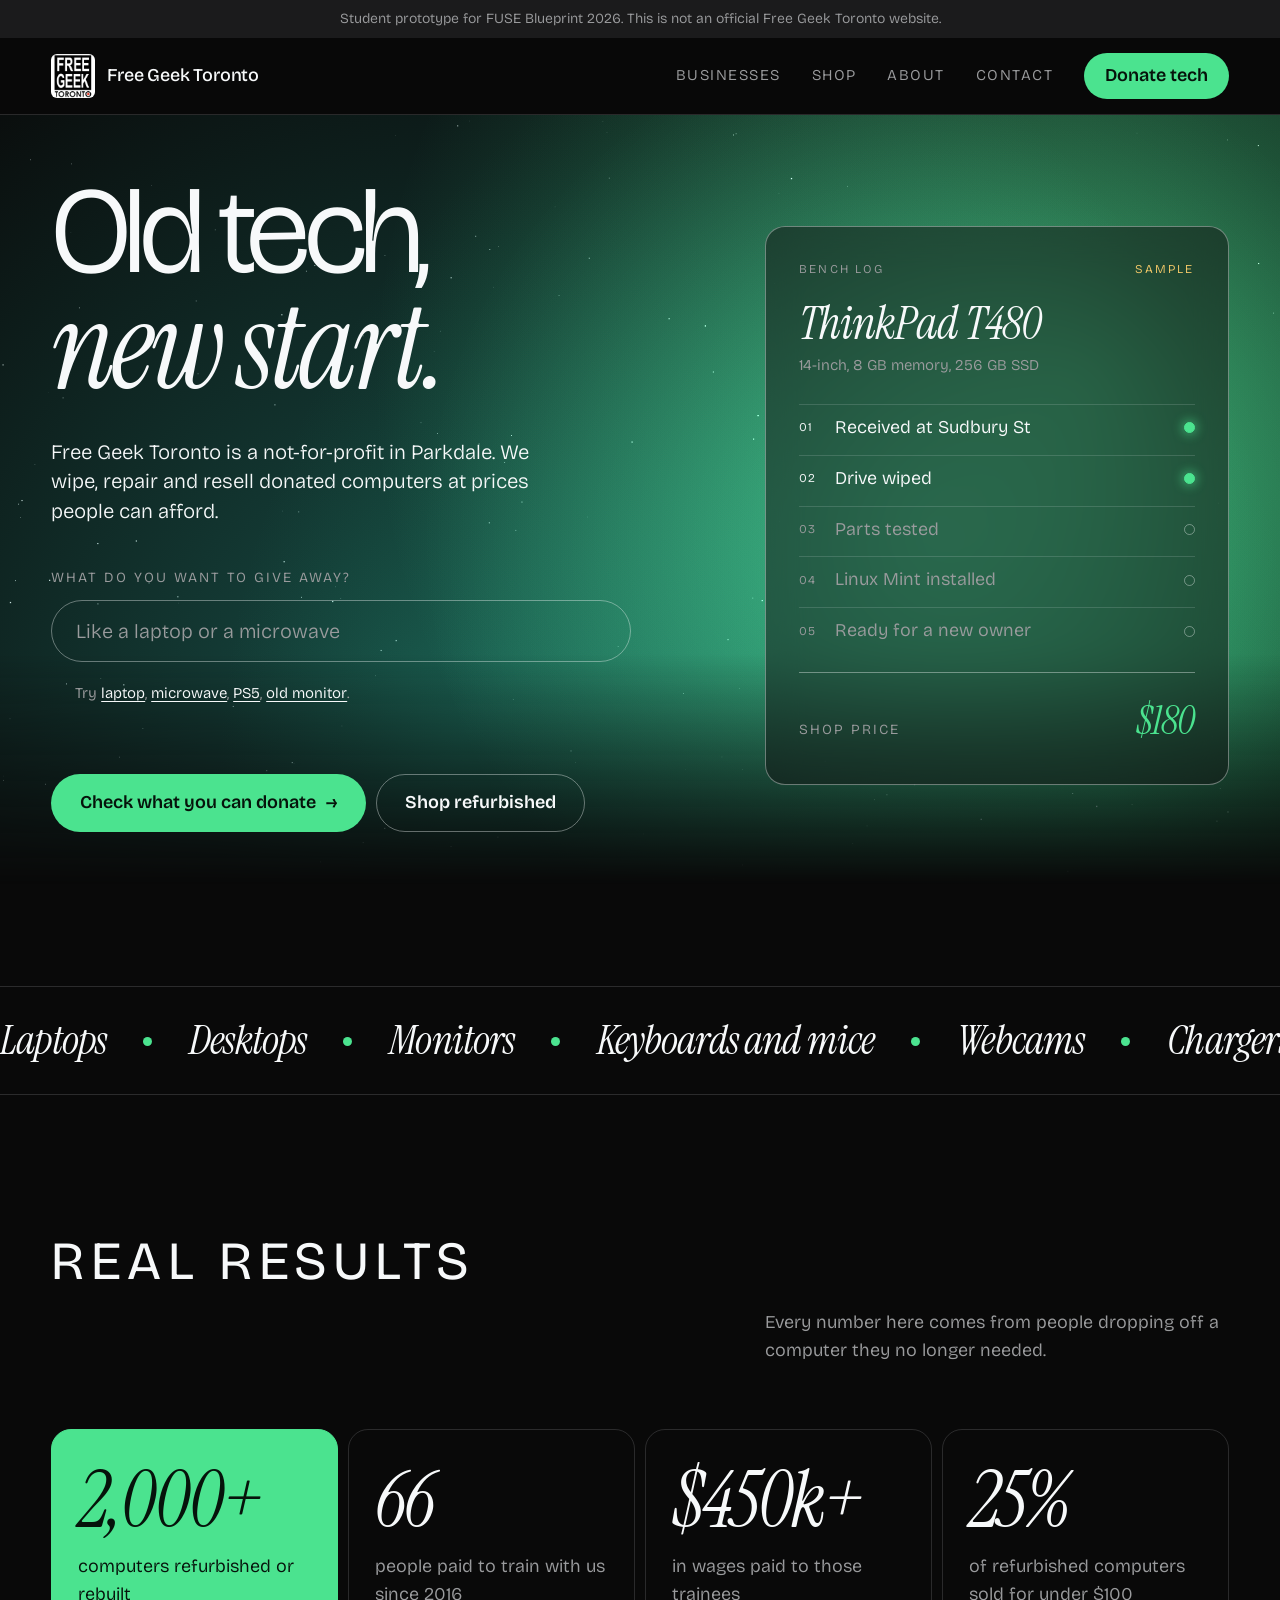
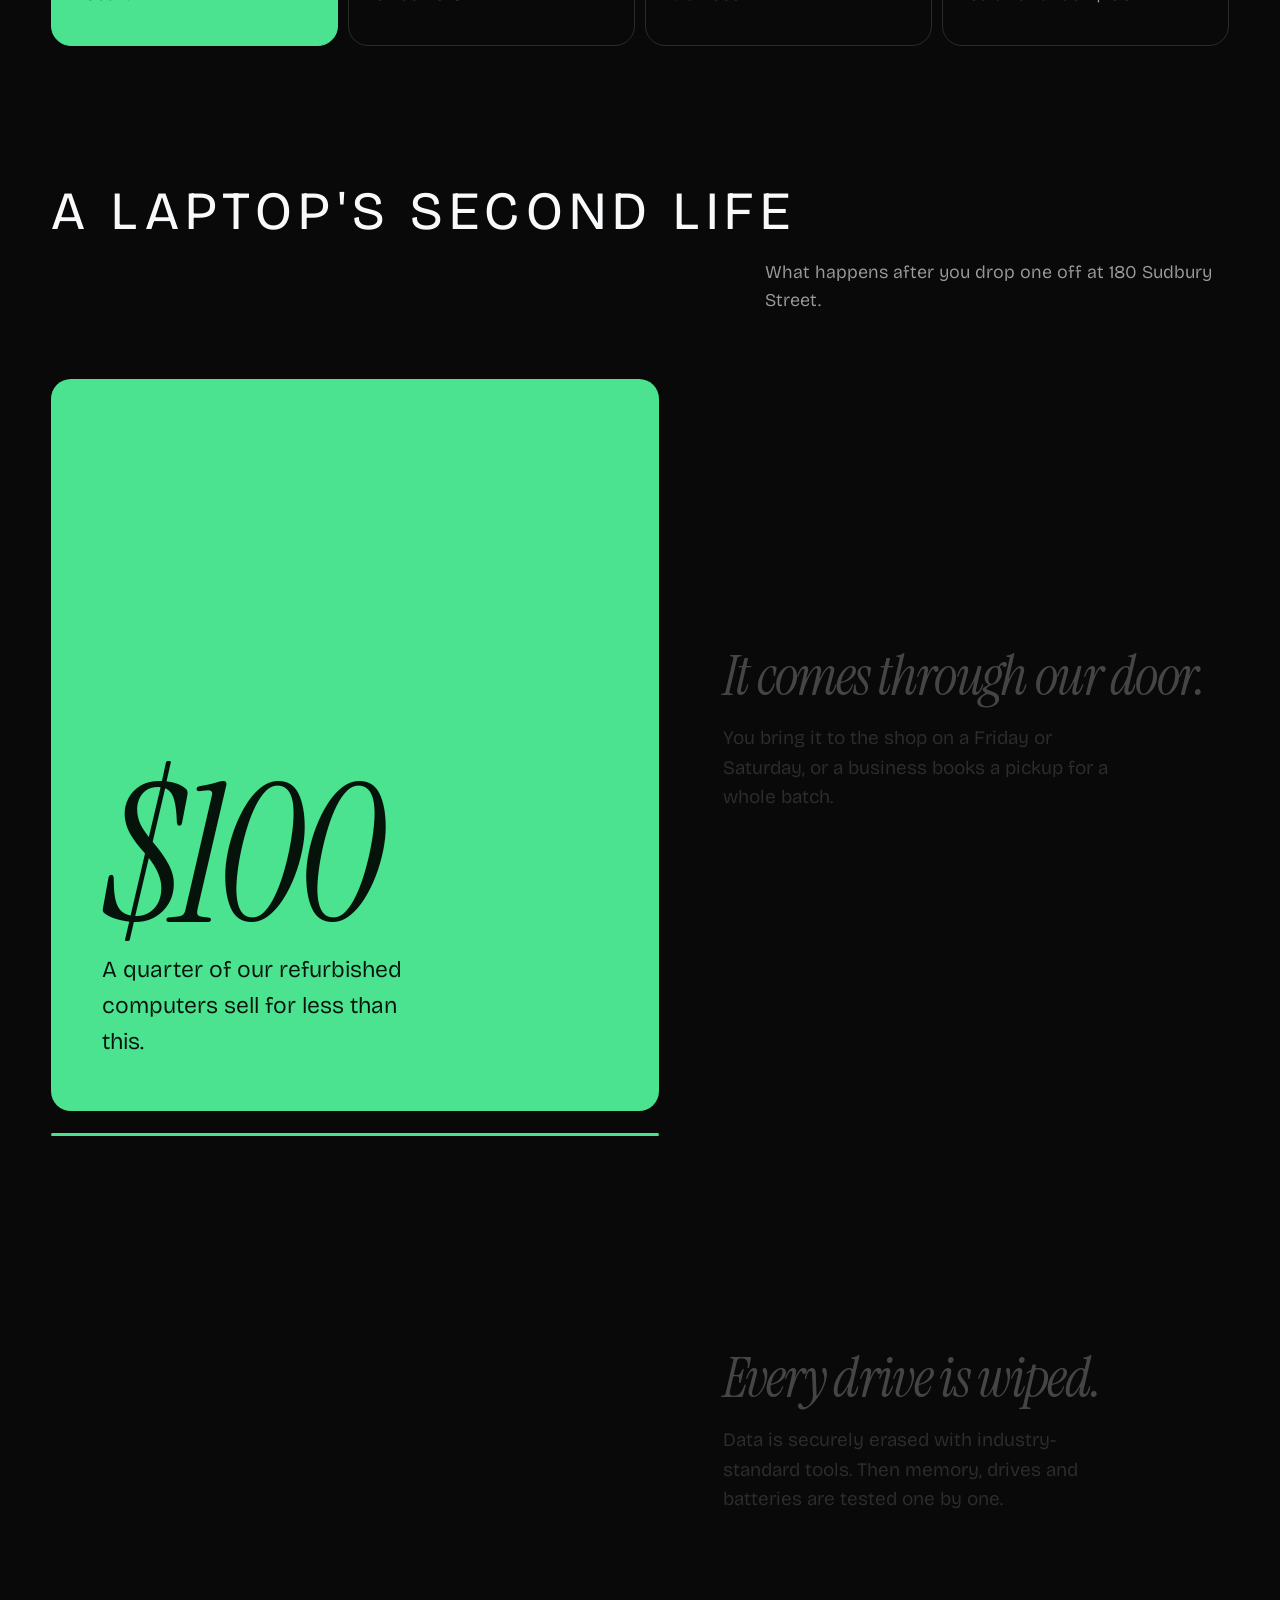
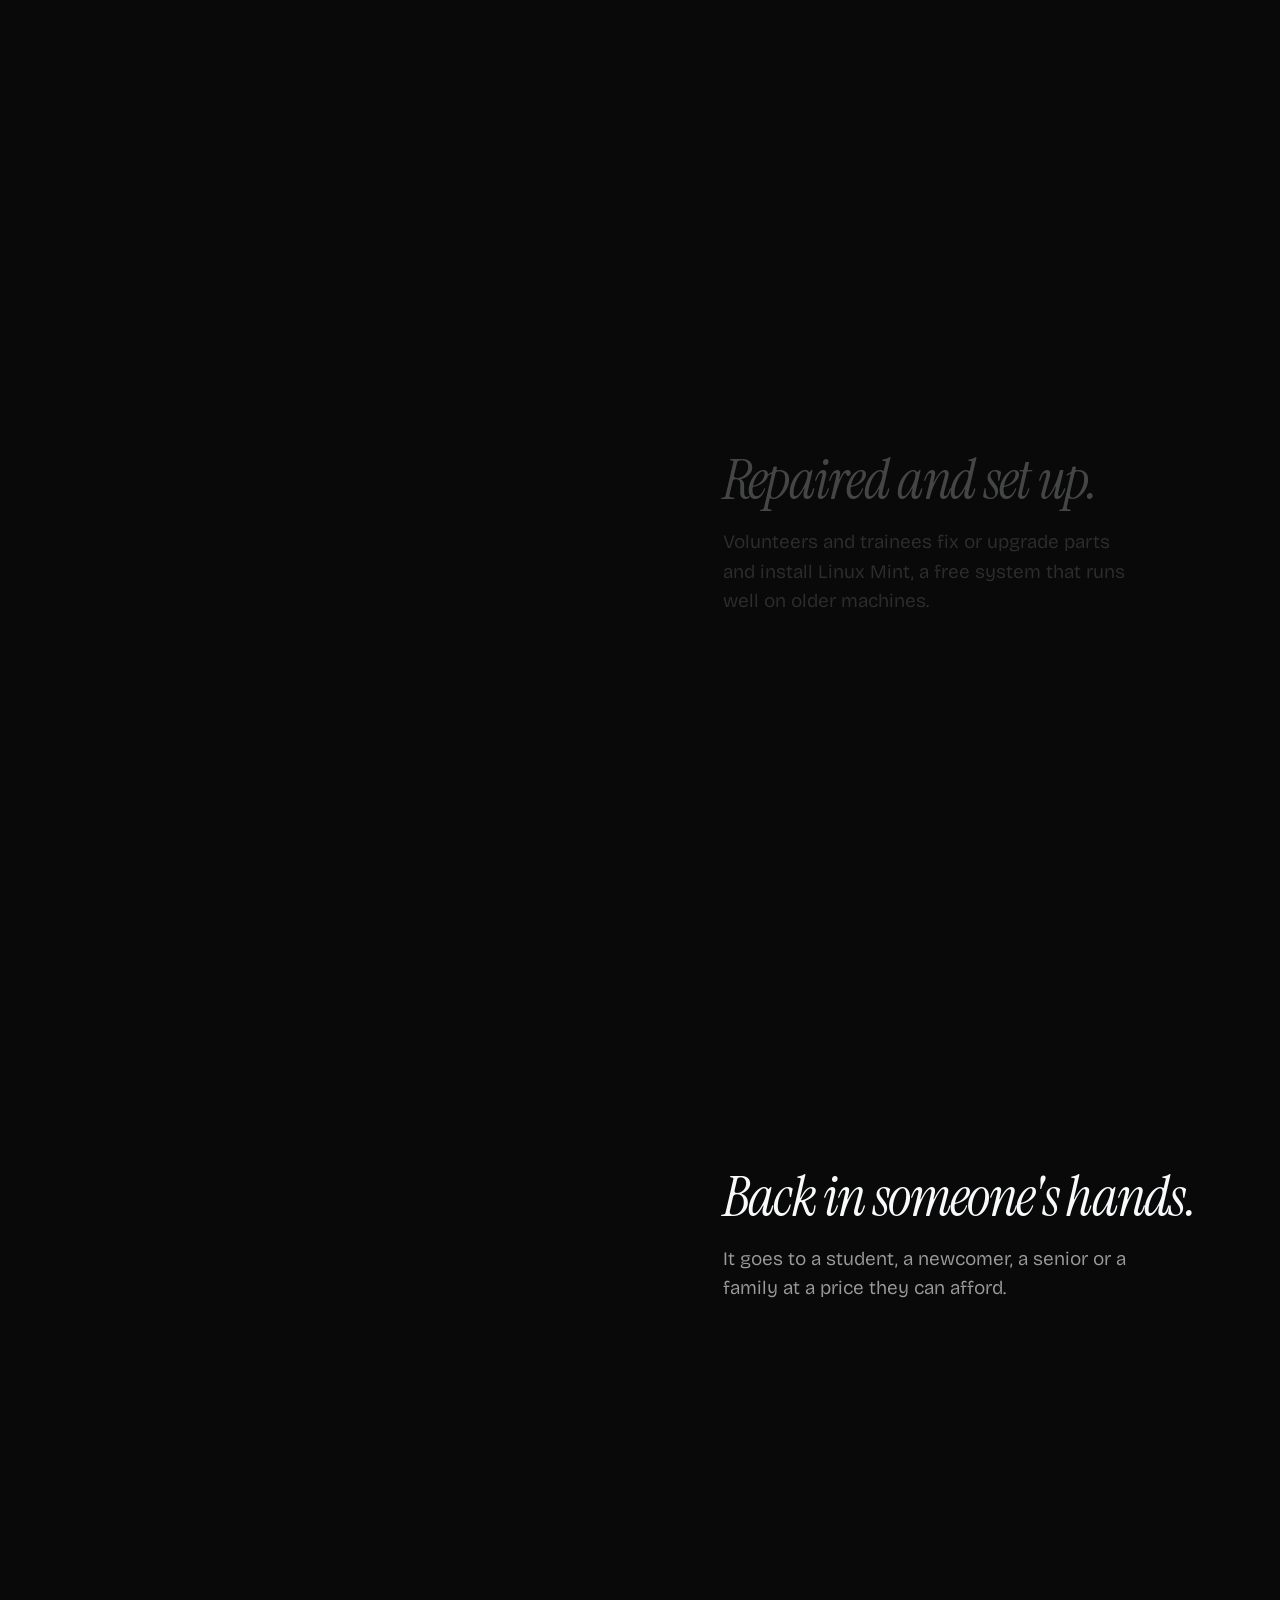
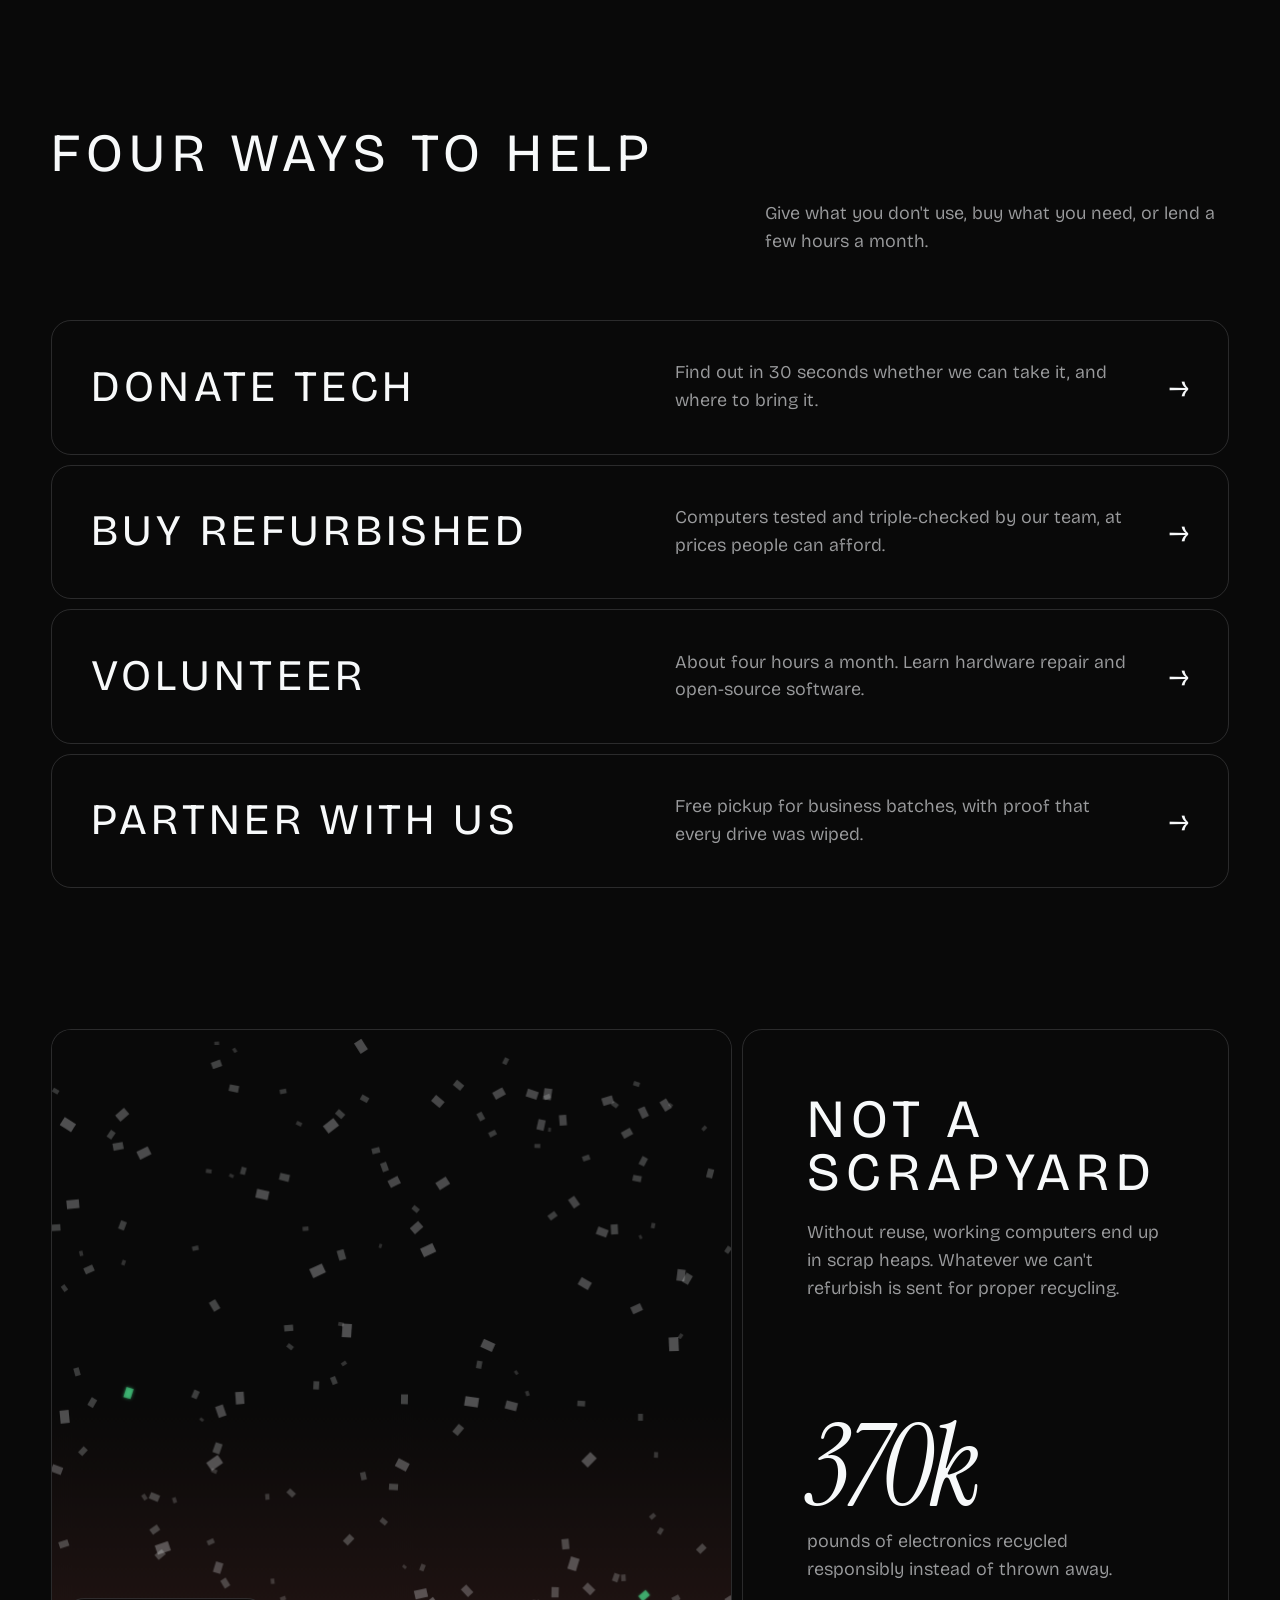
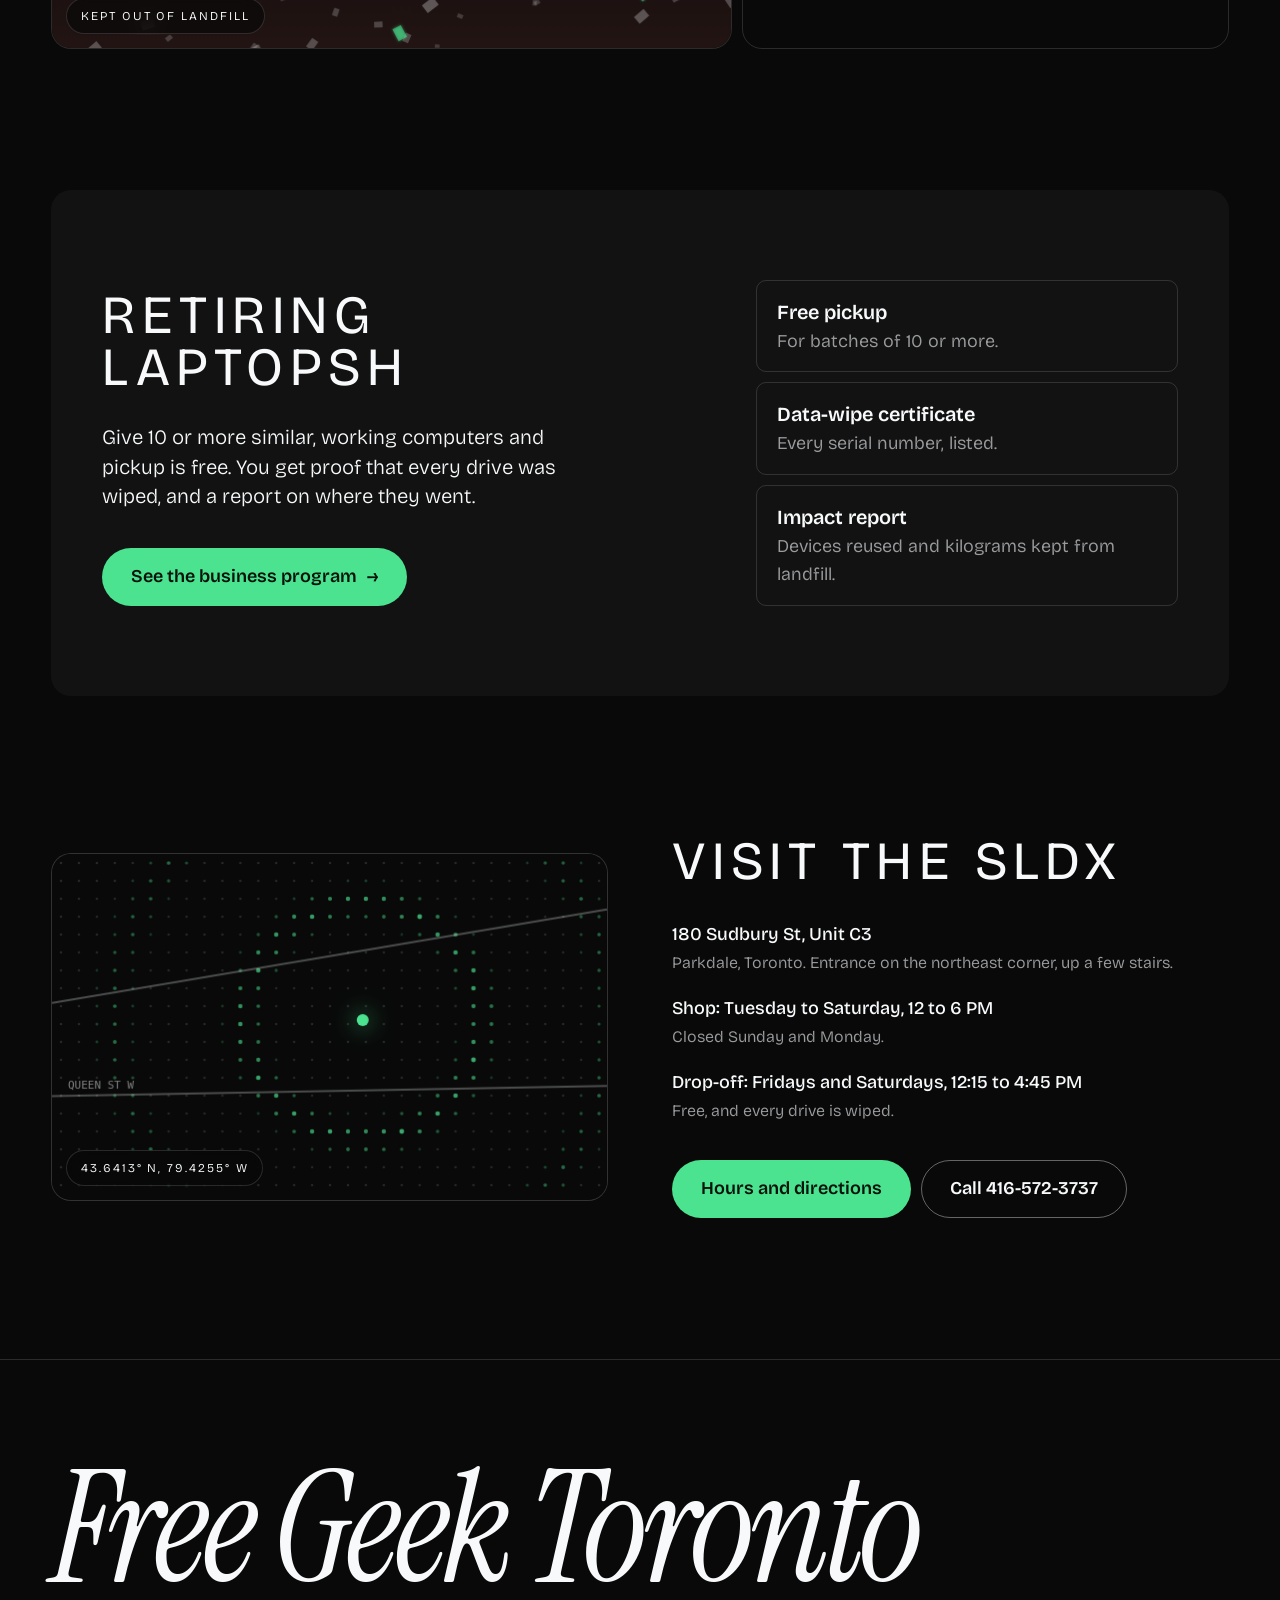
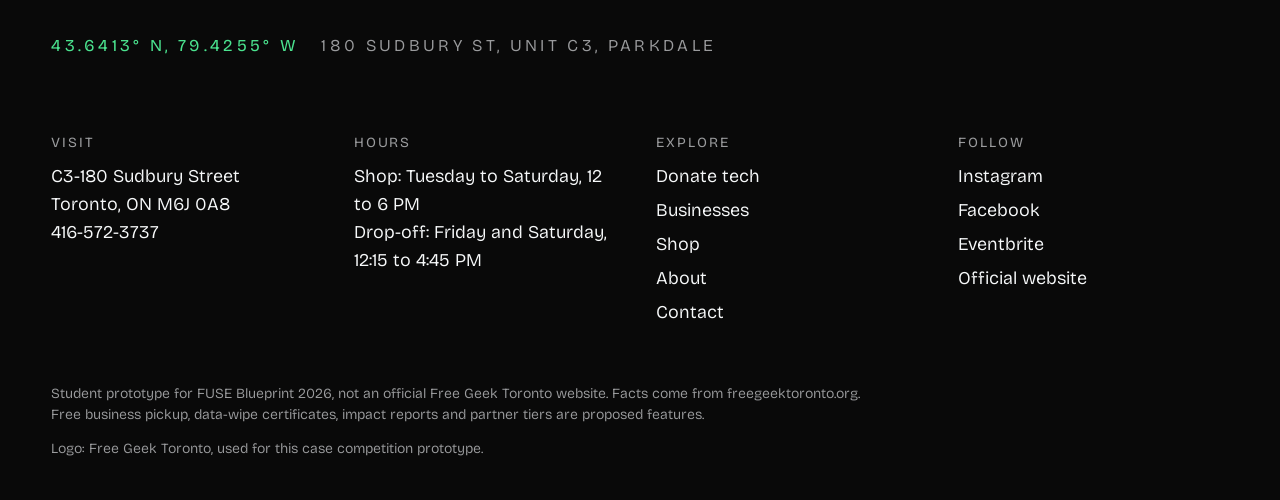
<file: index.html>
<!doctype html>
<html lang="en">
<head>
<meta charset="utf-8">
<meta name="viewport" content="width=device-width, initial-scale=1">
<title>Free Geek Toronto</title>
<meta name="description" content="Free Geek Toronto wipes, repairs and resells donated computers at prices people can afford. Student prototype for FUSE Blueprint 2026.">
<link rel="icon" href="assets/fgt-logo.png">
<link rel="preconnect" href="https://fonts.googleapis.com">
<link rel="preconnect" href="https://fonts.gstatic.com" crossorigin>
<link href="https://fonts.googleapis.com/css2?family=Bricolage+Grotesque:opsz,wght@12..96,300..700&family=Instrument+Serif:ital@0;1&display=swap" rel="stylesheet">
<link rel="stylesheet" href="css/site.css">
<link rel="stylesheet" href="css/home.css">
<script>document.documentElement.classList.add("js")</script>
</head>
<body>
<a class="skip" href="#main">Skip to content</a>
<p class="notice">Student prototype for FUSE Blueprint 2026. This is not an official Free Geek Toronto website.</p>
<header class="site-head">
  <div class="frame bar">
    <a class="brand" href="index.html"><img src="assets/fgt-logo.png" alt="" width="46" height="46"><span>Free Geek Toronto</span></a>
    <button class="menu-btn" aria-expanded="false" aria-controls="nav">Menu</button>
    <nav class="nav" id="nav" aria-label="Main">
      <a href="business.html">Businesses</a>
      <a href="shop.html">Shop</a>
      <a href="about.html">About</a>
      <a href="contact.html">Contact</a>
      <a class="btn" href="donate.html">Donate tech</a>
    </nav>
  </div>
</header>

<main id="main">
  <div class="hero-stage">
  <div class="hero-sky" data-scene="aurora"></div>
  <div class="frame hero">
    <div>
      <h1><span class="ln"><span>Old tech,</span></span><span class="ln serif"><span>new start.</span></span></h1>
      <p class="lede">Free Geek Toronto is a not-for-profit in Parkdale. We wipe, repair and resell donated computers at prices people can afford.</p>
      <div class="check">
        <label for="qc">What do you want to give away?</label>
        <div class="check-row"><input id="qc" type="text" placeholder="Like a laptop or a microwave" autocomplete="off"></div>
        <div class="check-out" id="qc-out" aria-live="polite"></div>
      </div>
      <div class="actions">
        <a class="btn" href="donate.html">Check what you can donate <span class="arrow" aria-hidden="true">→</span></a>
        <a class="btn quiet" href="shop.html">Shop refurbished</a>
      </div>
    </div>
    <aside class="bench" aria-label="Sample bench log">
      <p class="bench-top"><span>Bench log</span><span>Sample</span></p>
      <p class="bench-dev" id="bench-dev">ThinkPad T480</p>
      <p class="bench-spec" id="bench-spec">14-inch, 8 GB memory, 256 GB SSD</p>
      <ol class="bench-steps" id="bench-steps">
        <li>Received at Sudbury St</li>
        <li>Drive wiped</li>
        <li>Parts tested</li>
        <li>Linux Mint installed</li>
        <li>Ready for a new owner</li>
      </ol>
      <p class="bench-price"><span>Shop price</span><b id="bench-price">$180</b></p>
    </aside>
  </div>
  </div>

  <div class="ticker" aria-label="Some of the things we accept">
    <div class="ticker-track">
      <ul><li>Laptops</li><li>Desktops</li><li>Monitors</li><li>Keyboards and mice</li><li>Webcams</li><li>Chargers</li><li>RAM and drives</li><li>Phones</li><li>Tablets</li><li>Routers</li><li>Game consoles</li><li>Projectors</li></ul>
      <ul aria-hidden="true"><li>Laptops</li><li>Desktops</li><li>Monitors</li><li>Keyboards and mice</li><li>Webcams</li><li>Chargers</li><li>RAM and drives</li><li>Phones</li><li>Tablets</li><li>Routers</li><li>Game consoles</li><li>Projectors</li></ul>
    </div>
  </div>

  <section class="section frame" aria-labelledby="numbers-h">
    <div class="section-head" data-reveal>
      <h2 id="numbers-h">Real results</h2>
      <p>Every number here comes from people dropping off a computer they no longer needed.</p>
    </div>
    <div class="figs" data-reveal>
      <div><b data-count="2000" data-suf="+">2,000+</b>computers refurbished or rebuilt</div>
      <div><b data-count="66">66</b>people paid to train with us since 2016</div>
      <div><b data-count="450" data-pre="$" data-suf="k+">$450k+</b>in wages paid to those trainees</div>
      <div><b data-count="25" data-suf="%">25%</b>of refurbished computers sold for under $100</div>
    </div>
  </section>

  <section class="section frame" aria-labelledby="journey-h">
    <div class="section-head" data-reveal>
      <h2 id="journey-h">A laptop's second life</h2>
      <p>What happens after you drop one off at 180 Sudbury Street.</p>
    </div>
    <div class="journey-grid">
      <div class="journey-media" aria-hidden="true">
        <div class="stack">
          <div class="scene" data-scene="converge"><span class="scene-tag">01 Arrives</span></div>
          <div class="scene" data-scene="wipe"><span class="scene-tag">02 Wiped</span></div>
          <div class="scene" data-scene="boot"><span class="scene-tag">03 Set up</span></div>
          <div class="figure-card"><b>$100</b><span>A quarter of our refurbished computers sell for less than this.</span></div>
        </div>
        <div class="jbar"><i></i></div>
      </div>
      <ol class="journey-steps">
        <li>
          <figure class="scene" data-scene="converge" aria-hidden="true"></figure>
          <h3>It comes through our door.</h3>
          <p>You bring it to the shop on a Friday or Saturday, or a business books a pickup for a whole batch.</p>
        </li>
        <li>
          <figure class="scene" data-scene="wipe" aria-hidden="true"></figure>
          <h3>Every drive is wiped.</h3>
          <p>Data is securely erased with industry-standard tools. Then memory, drives and batteries are tested one by one.</p>
        </li>
        <li>
          <figure class="scene" data-scene="boot" aria-hidden="true"></figure>
          <h3>Repaired and set up.</h3>
          <p>Volunteers and trainees fix or upgrade parts and install Linux Mint, a free system that runs well on older machines.</p>
        </li>
        <li>
          <div class="figure-card"><b>$100</b><span>A quarter of our refurbished computers sell for less than this.</span></div>
          <h3>Back in someone's hands.</h3>
          <p>It goes to a student, a newcomer, a senior or a family at a price they can afford.</p>
        </li>
      </ol>
    </div>
  </section>

  <section class="section frame" aria-labelledby="ways-h">
    <div class="section-head" data-reveal>
      <h2 id="ways-h">Four ways to help</h2>
      <p>Give what you don't use, buy what you need, or lend a few hours a month.</p>
    </div>
    <ul class="ways" data-reveal>
      <li><a href="donate.html"><h3>Donate tech</h3><p>Find out in 30 seconds whether we can take it, and where to bring it.</p><span class="go" aria-hidden="true">→</span></a></li>
      <li><a href="shop.html"><h3>Buy refurbished</h3><p>Computers tested and triple-checked by our team, at prices people can afford.</p><span class="go" aria-hidden="true">→</span></a></li>
      <li><a href="about.html#volunteer"><h3>Volunteer</h3><p>About four hours a month. Learn hardware repair and open-source software.</p><span class="go" aria-hidden="true">→</span></a></li>
      <li><a href="business.html"><h3>Partner with us</h3><p>Free pickup for business batches, with proof that every drive was wiped.</p><span class="go" aria-hidden="true">→</span></a></li>
    </ul>
  </section>

  <section class="section" aria-labelledby="landfill-h">
    <div class="frame">
      <div class="contrast">
        <figure class="media scene" data-scene="rise" style="margin:0"><span class="scene-tag">Kept out of landfill</span></figure>
        <div class="words" data-reveal>
          <div>
            <h2 id="landfill-h">Not a scrapyard</h2>
            <p style="margin-top:20px;max-width:32ch">Without reuse, working computers end up in scrap heaps. Whatever we can't refurbish is sent for proper recycling.</p>
          </div>
          <p><b data-count="400" data-suf="k">400k</b>pounds of electronics recycled responsibly instead of thrown away.</p>
        </div>
      </div>
    </div>
  </section>

  <section class="section frame" aria-labelledby="biz-h">
    <div class="field-band biz" style="padding-left:clamp(24px,4vw,64px);padding-right:clamp(24px,4vw,64px)">
      <div class="biz-grid" data-reveal>
        <div>
          <h2 id="biz-h">Retiring laptops?</h2>
          <p class="lede">Give 10 or more similar, working computers and pickup is free. You get proof that every drive was wiped, and a report on where they went.</p>
          <div class="actions"><a class="btn light" href="business.html">See the business program <span class="arrow" aria-hidden="true">→</span></a></div>
        </div>
        <ul>
          <li><b>Free pickup</b>For batches of 10 or more.</li>
          <li><b>Data-wipe certificate</b>Every serial number, listed.</li>
          <li><b>Impact report</b>Devices reused and kilograms kept from landfill.</li>
        </ul>
      </div>
    </div>
  </section>

  <section class="section frame visit" aria-labelledby="visit-h">
    <div class="split">
      <figure class="media scene" data-scene="ping"><span class="scene-tag">43.6413° N, 79.4255° W</span></figure>
      <div data-reveal>
        <h2 id="visit-h">Visit the shop</h2>
        <ul class="facts" style="margin-top:32px">
          <li><b>180 Sudbury St, Unit C3</b><span>Parkdale, Toronto. Entrance on the northeast corner, up a few stairs.</span></li>
          <li><b>Shop: Tuesday to Saturday, 12 to 6 PM</b><span>Closed Sunday and Monday.</span></li>
          <li><b>Drop-off: Fridays and Saturdays, 12:15 to 4:45 PM</b><span>Free, and every drive is wiped.</span></li>
        </ul>
        <div class="actions"><a class="btn" href="contact.html">Hours and directions</a><a class="btn quiet" href="tel:+14165723737">Call 416-572-3737</a></div>
      </div>
    </div>
  </section>
</main>

<footer class="site-foot">
  <div class="frame">
    <p class="big">Free Geek Toronto</p>
    <p class="coords"><b>43.6413° N, 79.4255° W</b>&nbsp;&nbsp; 180 Sudbury St, Unit C3, Parkdale</p>
    <div class="foot-grid">
      <div><h2>Visit</h2><p>C3-180 Sudbury Street<br>Toronto, ON M6J 0A8<br><a href="tel:+14165723737">416-572-3737</a></p></div>
      <div><h2>Hours</h2><p>Shop: Tuesday to Saturday, 12 to 6 PM<br>Drop-off: Friday and Saturday, 12:15 to 4:45 PM</p></div>
      <div><h2>Explore</h2><ul><li><a href="donate.html">Donate tech</a></li><li><a href="business.html">Businesses</a></li><li><a href="shop.html">Shop</a></li><li><a href="about.html">About</a></li><li><a href="contact.html">Contact</a></li></ul></div>
      <div><h2>Follow</h2><ul><li><a href="https://www.instagram.com/freegeektoronto/">Instagram</a></li><li><a href="https://www.facebook.com/FreeGeekToronto/">Facebook</a></li><li><a href="https://www.eventbrite.ca/o/free-geek-toronto-15051905925">Eventbrite</a></li><li><a href="https://www.freegeektoronto.org/">Official website</a></li></ul></div>
    </div>
    <p class="fine">Student prototype for FUSE Blueprint 2026, not an official Free Geek Toronto website. Facts come from freegeektoronto.org. Free business pickup, data-wipe certificates, impact reports and partner tiers are proposed features.</p>
    <p class="fine" style="margin-top:12px">Logo: Free Geek Toronto, used for this case competition prototype.</p>
  </div>
</footer>

<script src="js/devices.js"></script>
<script src="js/scenes.js"></script>
<script src="js/site.js"></script>
</body>
</html>
</file>
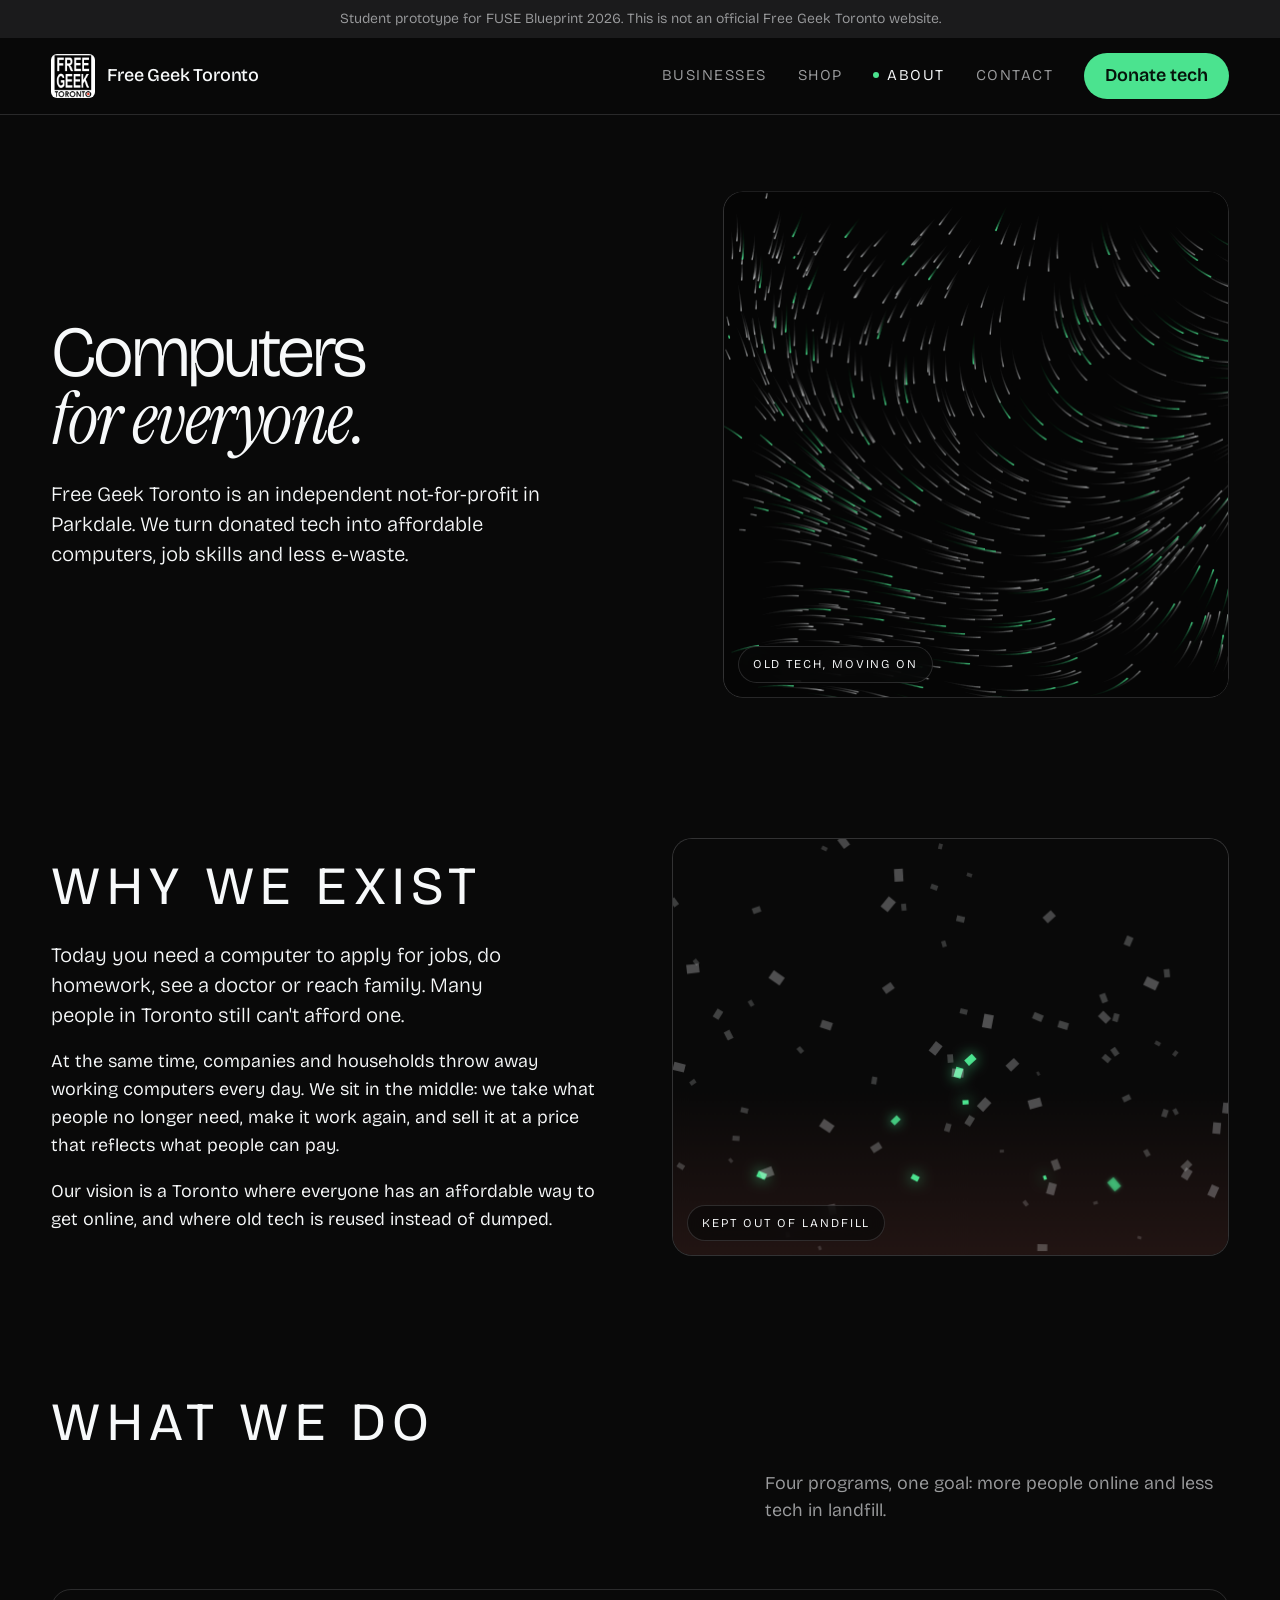
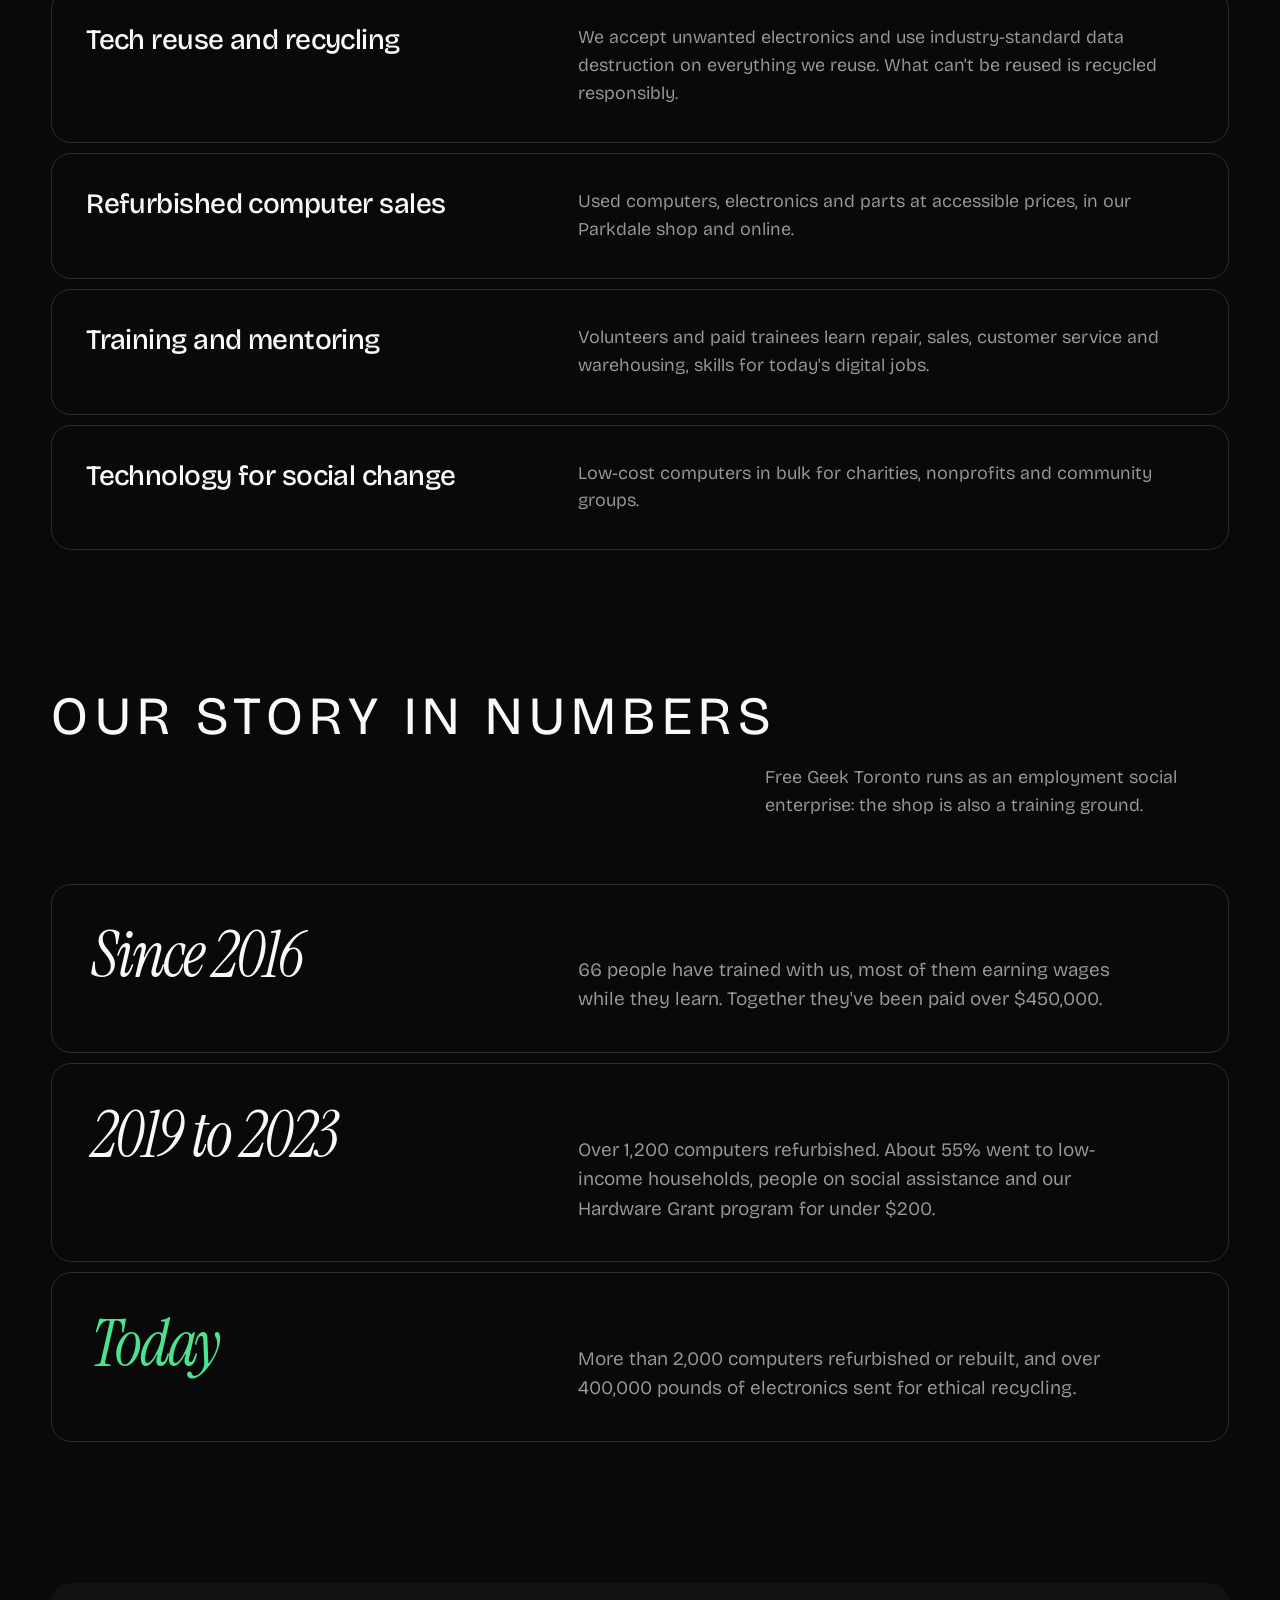
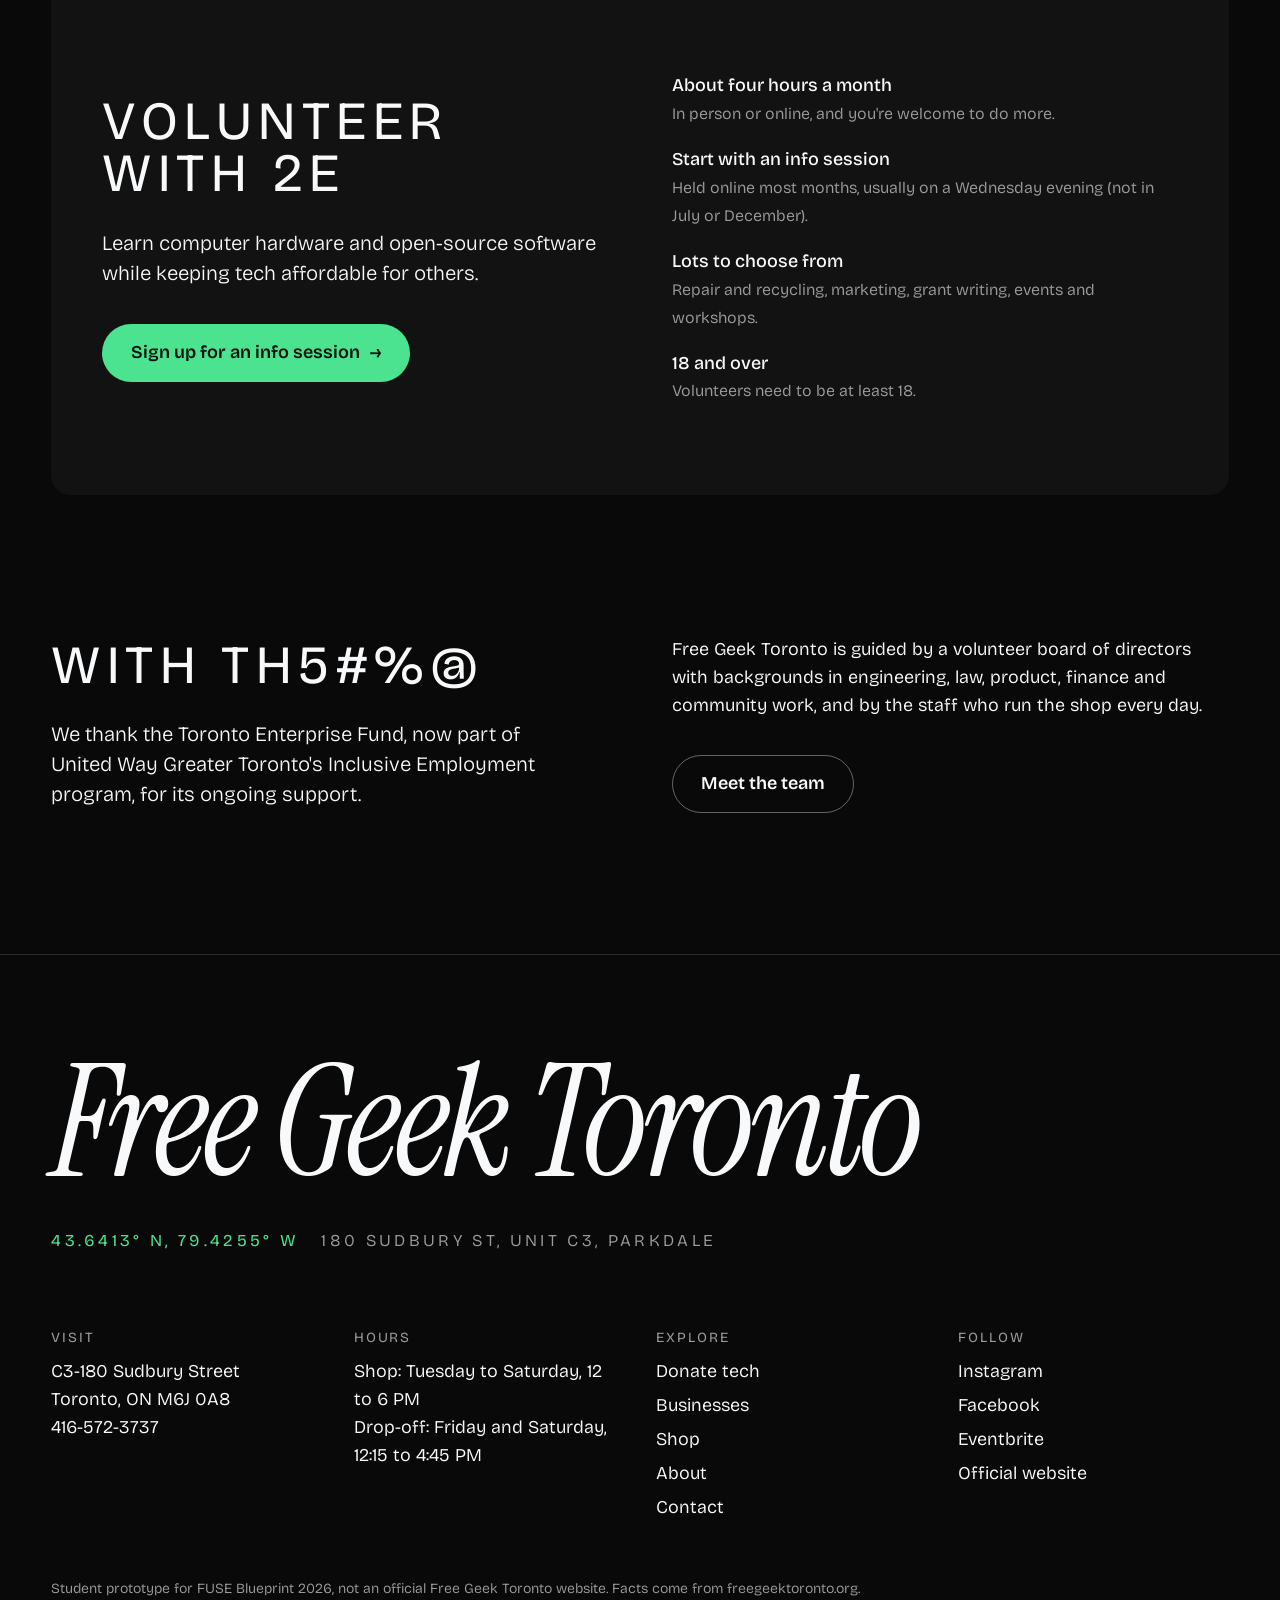
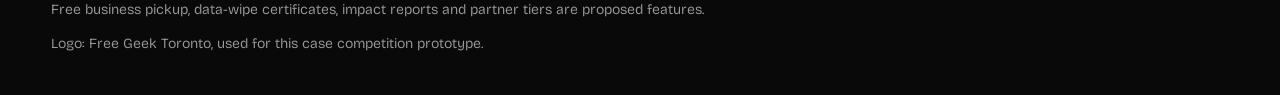
<file: about.html>
<!doctype html>
<html lang="en">
<head>
<meta charset="utf-8">
<meta name="viewport" content="width=device-width, initial-scale=1">
<title>Our Mission | Free Geek Toronto</title>
<meta name="description" content="Free Geek Toronto is an independent not-for-profit social enterprise in Parkdale working to close the digital divide through tech reuse.">
<link rel="icon" href="assets/fgt-logo.png">
<link rel="preconnect" href="https://fonts.googleapis.com">
<link rel="preconnect" href="https://fonts.gstatic.com" crossorigin>
<link href="https://fonts.googleapis.com/css2?family=Bricolage+Grotesque:opsz,wght@12..96,300..700&family=Instrument+Serif:ital@0;1&display=swap" rel="stylesheet">
<link rel="stylesheet" href="css/site.css">
<script>document.documentElement.classList.add("js")</script>
</head>
<body>
<a class="skip" href="#main">Skip to content</a>
<p class="notice">Student prototype for FUSE Blueprint 2026. This is not an official Free Geek Toronto website.</p>
<header class="site-head">
  <div class="frame bar">
    <a class="brand" href="index.html"><img src="assets/fgt-logo.png" alt="" width="46" height="46"><span>Free Geek Toronto</span></a>
    <button class="menu-btn" aria-expanded="false" aria-controls="nav">Menu</button>
    <nav class="nav" id="nav" aria-label="Main">
      <a href="business.html">Businesses</a>
      <a href="shop.html">Shop</a>
      <a href="about.html" aria-current="page">About</a>
      <a href="contact.html">Contact</a>
      <a class="btn" href="donate.html">Donate tech</a>
    </nav>
  </div>
</header>

<main id="main">
<div class="frame page-hero">
  <div class="hero-copy">
    <h1>Computers <span class="serif">for everyone.</span></h1>
    <p class="lede">Free Geek Toronto is an independent not-for-profit in Parkdale. We turn donated tech into affordable computers, job skills and less e-waste.</p>
  </div>
  <figure class="ph-media scene" data-scene="flow"><span class="scene-tag">Old tech, moving on</span></figure>
</div>

<section class="section frame" aria-labelledby="why-h">
  <div class="split">
    <div data-reveal>
      <h2 id="why-h">Why we exist</h2>
      <div class="prose" style="margin-top:28px">
        <p class="lede" style="margin-top:0">Today you need a computer to apply for jobs, do homework, see a doctor or reach family. Many people in Toronto still can't afford one.</p>
        <p>At the same time, companies and households throw away working computers every day. We sit in the middle: we take what people no longer need, make it work again, and sell it at a price that reflects what people can pay.</p>
        <p>Our vision is a Toronto where everyone has an affordable way to get online, and where old tech is reused instead of dumped.</p>
      </div>
    </div>
    <figure class="media scene" data-scene="rise"><span class="scene-tag">Kept out of landfill</span></figure>
  </div>
</section>

<section class="section frame" aria-labelledby="do-h">
  <div class="section-head" data-reveal>
    <h2 id="do-h">What we do</h2>
    <p>Four programs, one goal: more people online and less tech in landfill.</p>
  </div>
  <ul class="rows" data-reveal>
    <li><h3>Tech reuse and recycling</h3><p>We accept unwanted electronics and use industry-standard data destruction on everything we reuse. What can't be reused is recycled responsibly.</p></li>
    <li><h3>Refurbished computer sales</h3><p>Used computers, electronics and parts at accessible prices, in our Parkdale shop and online.</p></li>
    <li><h3>Training and mentoring</h3><p>Volunteers and paid trainees learn repair, sales, customer service and warehousing, skills for today's digital jobs.</p></li>
    <li><h3>Technology for social change</h3><p>Low-cost computers in bulk for charities, nonprofits and community groups.</p></li>
  </ul>
</section>

<section class="section frame" aria-labelledby="story-h">
  <div class="section-head" data-reveal>
    <h2 id="story-h">Our story in numbers</h2>
    <p>Free Geek Toronto runs as an employment social enterprise: the shop is also a training ground.</p>
  </div>
  <ol class="timeline" data-reveal>
    <li><b>Since 2016</b><p>66 people have trained with us, most of them earning wages while they learn. Together they've been paid over $450,000.</p></li>
    <li><b>2019 to 2023</b><p>Over 1,200 computers refurbished. About 55% went to low-income households, people on social assistance and our Hardware Grant program for under $200.</p></li>
    <li><b>Today</b><p>More than 2,000 computers refurbished or rebuilt, and over 400,000 pounds of electronics sent for ethical recycling.</p></li>
  </ol>
</section>

<section class="section frame" id="volunteer" aria-labelledby="vol-h">
  <div class="field-band" style="padding:clamp(48px,7vw,104px) clamp(24px,4vw,64px);border-radius:var(--r)">
    <div class="split">
      <div data-reveal>
        <h2 id="vol-h">Volunteer with us</h2>
        <p class="lede">Learn computer hardware and open-source software while keeping tech affordable for others.</p>
        <div class="actions"><a class="btn light" href="https://www.freegeektoronto.org/getinvolved">Sign up for an info session <span class="arrow" aria-hidden="true">→</span></a></div>
      </div>
      <ul class="facts on-accent" data-reveal>
        <li><b>About four hours a month</b><span>In person or online, and you're welcome to do more.</span></li>
        <li><b>Start with an info session</b><span>Held online most months, usually on a Wednesday evening (not in July or December).</span></li>
        <li><b>Lots to choose from</b><span>Repair and recycling, marketing, grant writing, events and workshops.</span></li>
        <li><b>18 and over</b><span>Volunteers need to be at least 18.</span></li>
      </ul>
    </div>
  </div>
</section>

<section class="section frame" aria-labelledby="thanks-h">
  <div class="split">
    <div data-reveal>
      <h2 id="thanks-h">With thanks</h2>
      <p class="lede">We thank the Toronto Enterprise Fund, now part of United Way Greater Toronto's Inclusive Employment program, for its ongoing support.</p>
    </div>
    <div data-reveal>
      <p>Free Geek Toronto is guided by a volunteer board of directors with backgrounds in engineering, law, product, finance and community work, and by the staff who run the shop every day.</p>
      <div class="actions"><a class="btn quiet" href="https://www.freegeektoronto.org/ourteam">Meet the team</a></div>
    </div>
  </div>
</section>
</main>

<footer class="site-foot">
  <div class="frame">
    <p class="big">Free Geek Toronto</p>
    <p class="coords"><b>43.6413° N, 79.4255° W</b>&nbsp;&nbsp; 180 Sudbury St, Unit C3, Parkdale</p>
    <div class="foot-grid">
      <div><h2>Visit</h2><p>C3-180 Sudbury Street<br>Toronto, ON M6J 0A8<br><a href="tel:+14165723737">416-572-3737</a></p></div>
      <div><h2>Hours</h2><p>Shop: Tuesday to Saturday, 12 to 6 PM<br>Drop-off: Friday and Saturday, 12:15 to 4:45 PM</p></div>
      <div><h2>Explore</h2><ul><li><a href="donate.html">Donate tech</a></li><li><a href="business.html">Businesses</a></li><li><a href="shop.html">Shop</a></li><li><a href="about.html">About</a></li><li><a href="contact.html">Contact</a></li></ul></div>
      <div><h2>Follow</h2><ul><li><a href="https://www.instagram.com/freegeektoronto/">Instagram</a></li><li><a href="https://www.facebook.com/FreeGeekToronto/">Facebook</a></li><li><a href="https://www.eventbrite.ca/o/free-geek-toronto-15051905925">Eventbrite</a></li><li><a href="https://www.freegeektoronto.org/">Official website</a></li></ul></div>
    </div>
    <p class="fine">Student prototype for FUSE Blueprint 2026, not an official Free Geek Toronto website. Facts come from freegeektoronto.org. Free business pickup, data-wipe certificates, impact reports and partner tiers are proposed features.</p>
    <p class="fine" style="margin-top:12px">Logo: Free Geek Toronto, used for this case competition prototype.</p>
  </div>
</footer>

<script src="js/scenes.js"></script>
<script src="js/site.js"></script>
</body>
</html>
</file>
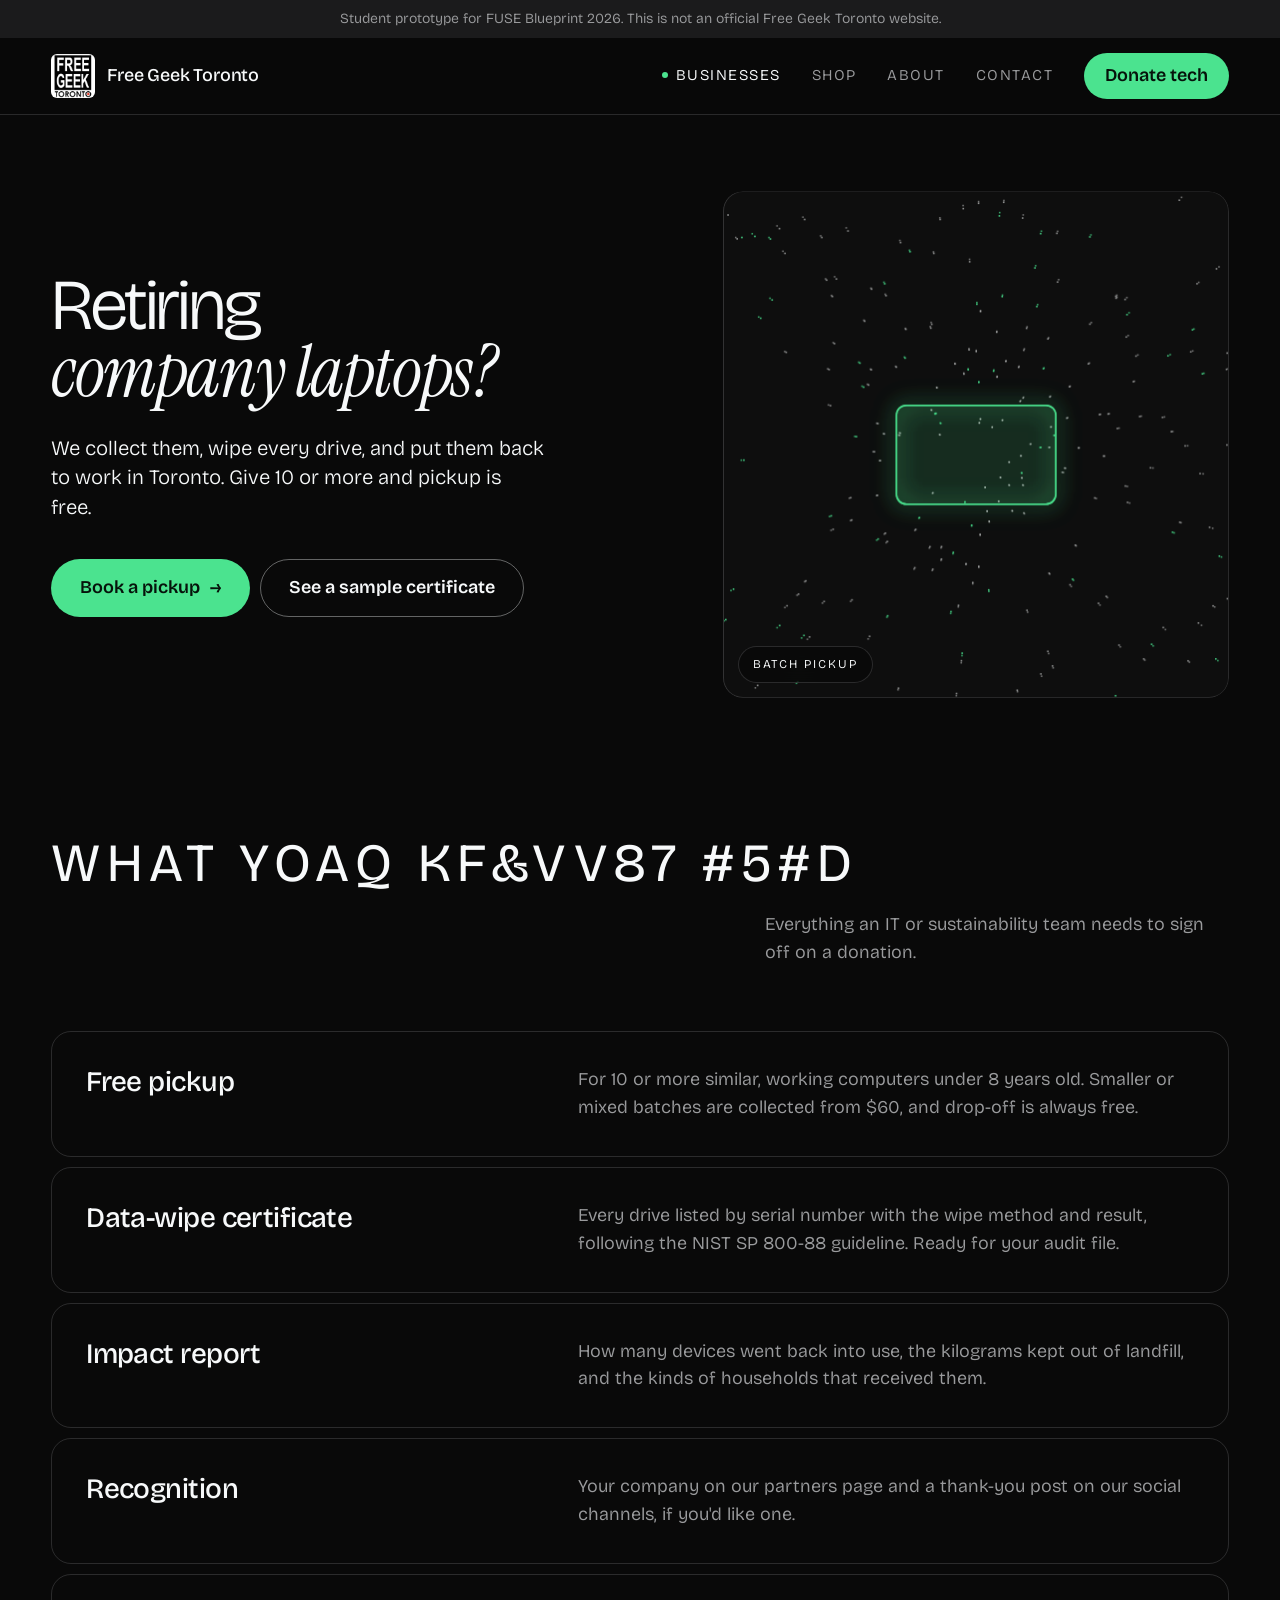
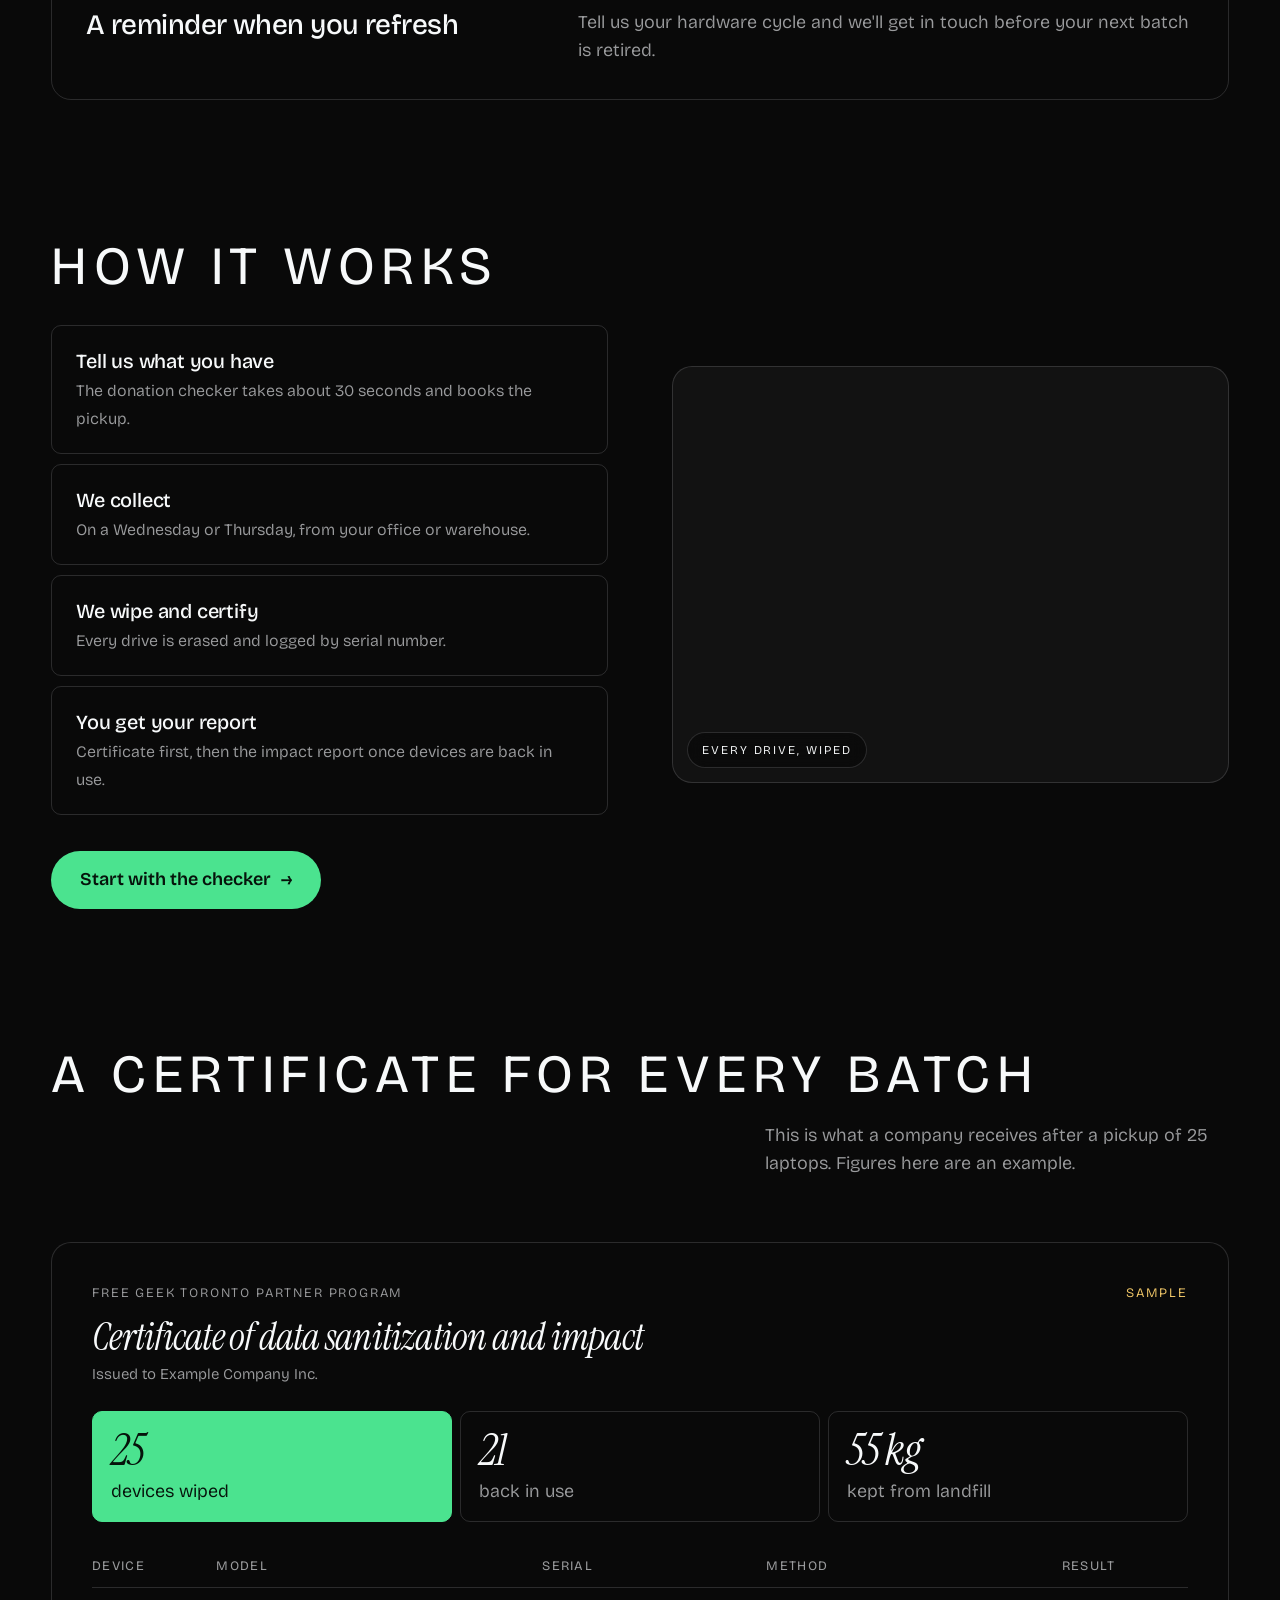
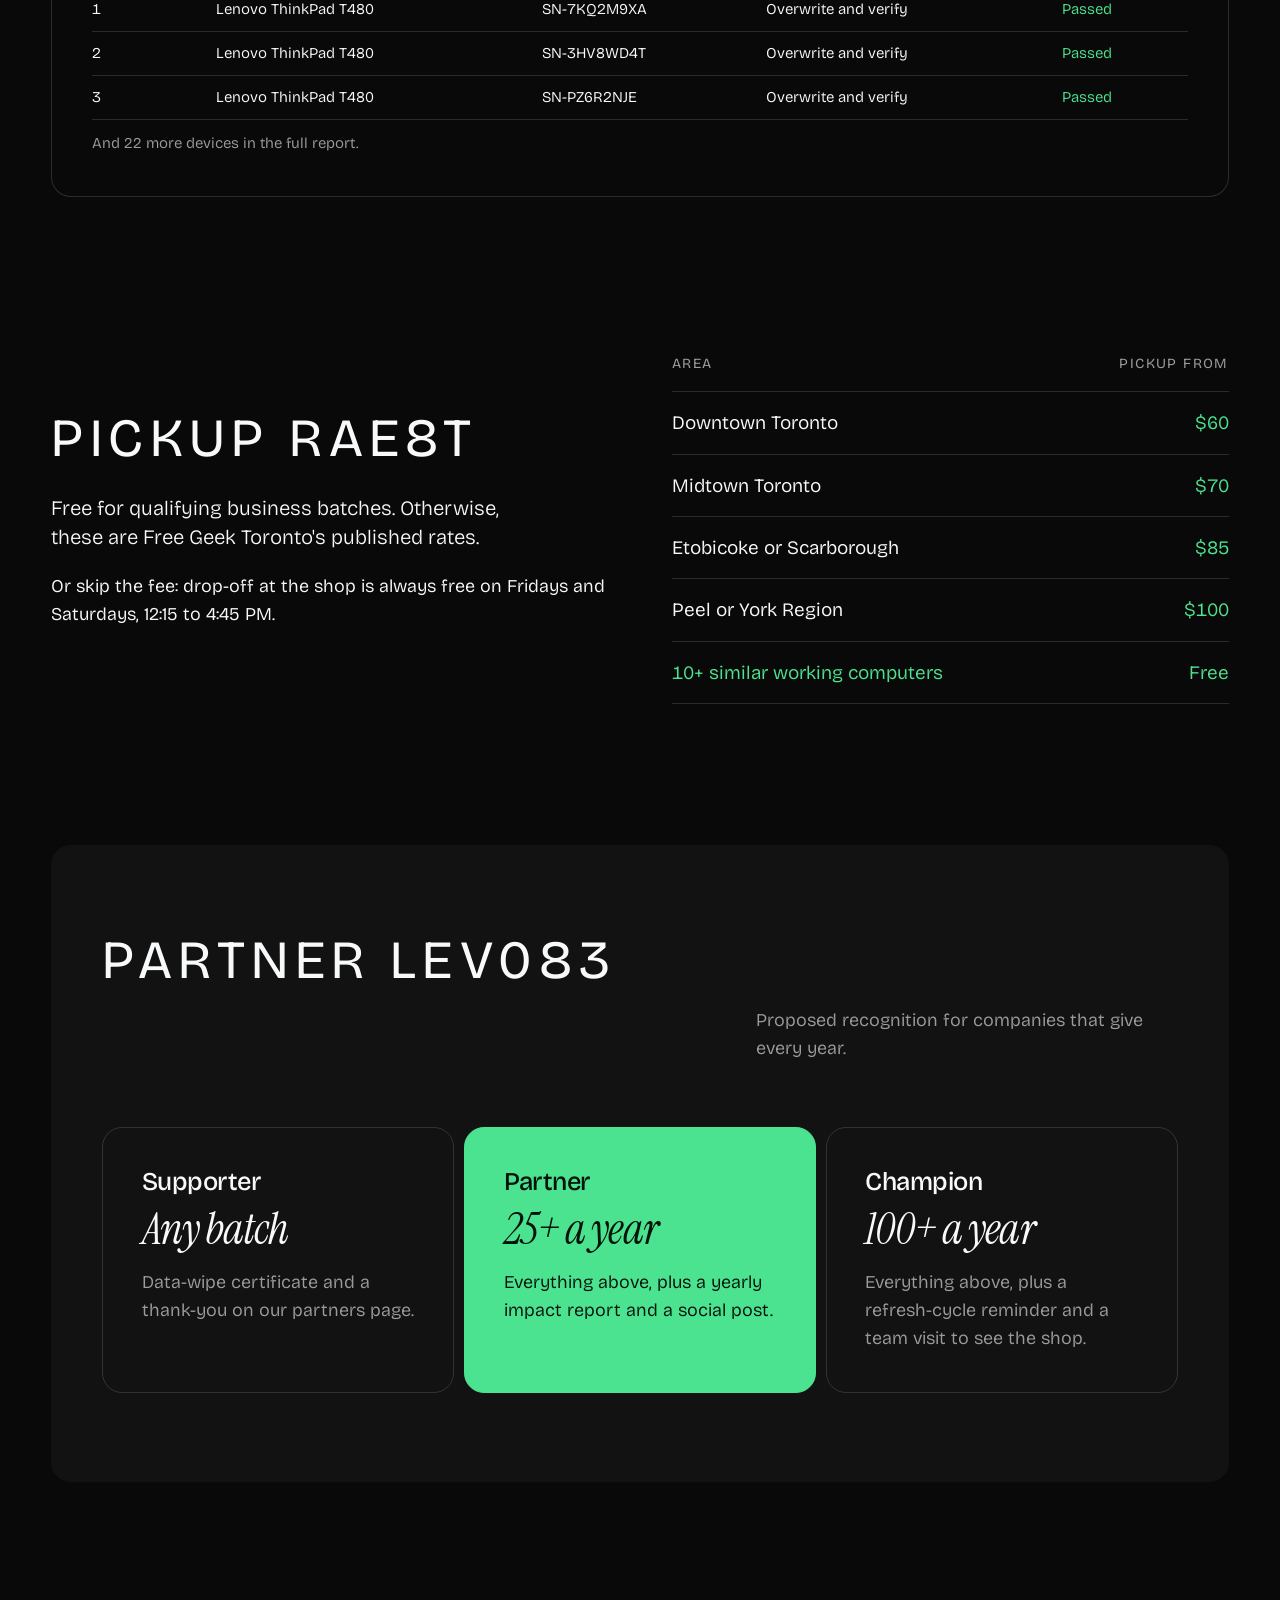
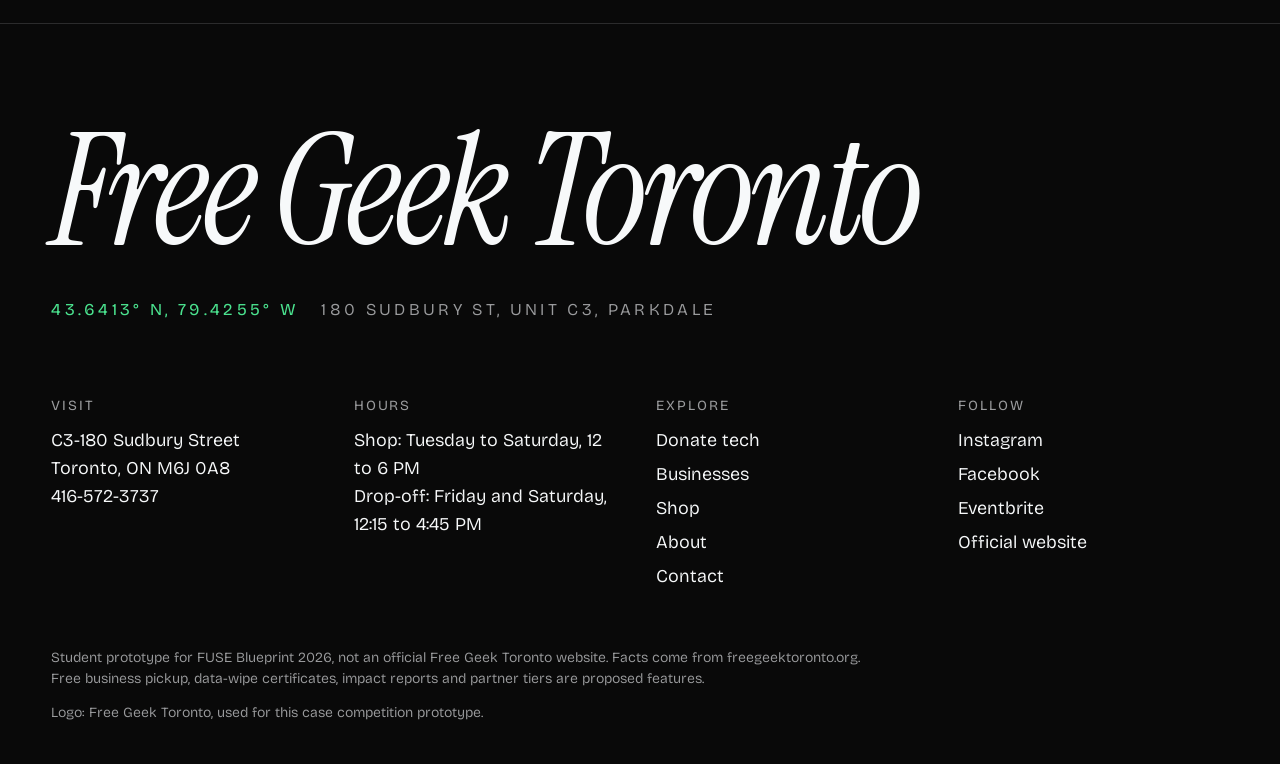
<file: business.html>
<!doctype html>
<html lang="en">
<head>
<meta charset="utf-8">
<meta name="viewport" content="width=device-width, initial-scale=1">
<title>For Businesses | Free Geek Toronto</title>
<meta name="description" content="Free pickup, a data-wipe certificate and an impact report when your company donates retired computers to Free Geek Toronto.">
<link rel="icon" href="assets/fgt-logo.png">
<link rel="preconnect" href="https://fonts.googleapis.com">
<link rel="preconnect" href="https://fonts.gstatic.com" crossorigin>
<link href="https://fonts.googleapis.com/css2?family=Bricolage+Grotesque:opsz,wght@12..96,300..700&family=Instrument+Serif:ital@0;1&display=swap" rel="stylesheet">
<link rel="stylesheet" href="css/site.css">
<link rel="stylesheet" href="css/checker.css">
<script>document.documentElement.classList.add("js")</script>
</head>
<body>
<a class="skip" href="#main">Skip to content</a>
<p class="notice">Student prototype for FUSE Blueprint 2026. This is not an official Free Geek Toronto website.</p>
<header class="site-head">
  <div class="frame bar">
    <a class="brand" href="index.html"><img src="assets/fgt-logo.png" alt="" width="46" height="46"><span>Free Geek Toronto</span></a>
    <button class="menu-btn" aria-expanded="false" aria-controls="nav">Menu</button>
    <nav class="nav" id="nav" aria-label="Main">
      <a href="business.html" aria-current="page">Businesses</a>
      <a href="shop.html">Shop</a>
      <a href="about.html">About</a>
      <a href="contact.html">Contact</a>
      <a class="btn" href="donate.html">Donate tech</a>
    </nav>
  </div>
</header>

<main id="main">
<div class="frame page-hero">
  <div class="hero-copy">
    <h1>Retiring <span class="serif">company laptops?</span></h1>
    <p class="lede">We collect them, wipe every drive, and put them back to work in Toronto. Give 10 or more and pickup is free.</p>
    <div class="actions">
      <a class="btn" href="donate.html?d=laptop">Book a pickup <span class="arrow" aria-hidden="true">→</span></a>
      <a class="btn quiet" href="#cert-h">See a sample certificate</a>
    </div>
  </div>
  <figure class="ph-media scene" data-scene="converge"><span class="scene-tag">Batch pickup</span></figure>
</div>

<section class="section frame" aria-labelledby="get-h">
  <div class="section-head" data-reveal>
    <h2 id="get-h">What your company gets</h2>
    <p>Everything an IT or sustainability team needs to sign off on a donation.</p>
  </div>
  <ul class="rows" data-reveal>
    <li><h3>Free pickup</h3><p>For 10 or more similar, working computers under 8 years old. Smaller or mixed batches are collected from $60, and drop-off is always free.</p></li>
    <li><h3>Data-wipe certificate</h3><p>Every drive listed by serial number with the wipe method and result, following the NIST SP 800-88 guideline. Ready for your audit file.</p></li>
    <li><h3>Impact report</h3><p>How many devices went back into use, the kilograms kept out of landfill, and the kinds of households that received them.</p></li>
    <li><h3>Recognition</h3><p>Your company on our partners page and a thank-you post on our social channels, if you'd like one.</p></li>
    <li><h3>A reminder when you refresh</h3><p>Tell us your hardware cycle and we'll get in touch before your next batch is retired.</p></li>
  </ul>
</section>

<section class="section frame" aria-labelledby="how-h">
  <div class="split">
    <div data-reveal>
      <h2 id="how-h">How it works</h2>
      <ol class="steps">
        <li><b>Tell us what you have</b><span>The donation checker takes about 30 seconds and books the pickup.</span></li>
        <li><b>We collect</b><span>On a Wednesday or Thursday, from your office or warehouse.</span></li>
        <li><b>We wipe and certify</b><span>Every drive is erased and logged by serial number.</span></li>
        <li><b>You get your report</b><span>Certificate first, then the impact report once devices are back in use.</span></li>
      </ol>
      <div class="actions"><a class="btn" href="donate.html?d=laptop">Start with the checker <span class="arrow" aria-hidden="true">→</span></a></div>
    </div>
    <figure class="media scene" data-scene="wipe"><span class="scene-tag">Every drive, wiped</span></figure>
  </div>
</section>

<section class="section frame" aria-labelledby="cert-h">
  <div class="section-head" data-reveal>
    <h2 id="cert-h">A certificate for every batch</h2>
    <p>This is what a company receives after a pickup of 25 laptops. Figures here are an example.</p>
  </div>
  <div class="cert" data-reveal style="margin-top:0">
    <div class="cert-top"><span class="small">Free Geek Toronto partner program</span><span class="sample">Sample</span></div>
    <h3>Certificate of data sanitization and impact</h3>
    <p class="small">Issued to Example Company Inc.</p>
    <div class="figures">
      <div><b>25</b>devices wiped</div>
      <div><b>21</b>back in use</div>
      <div><b>55 kg</b>kept from landfill</div>
    </div>
    <div class="tablewrap"><table>
      <thead><tr><th scope="col">Device</th><th scope="col">Model</th><th scope="col">Serial</th><th scope="col">Method</th><th scope="col">Result</th></tr></thead>
      <tbody>
        <tr><td>1</td><td>Lenovo ThinkPad T480</td><td>SN-7KQ2M9XA</td><td>Overwrite and verify</td><td>Passed</td></tr>
        <tr><td>2</td><td>Lenovo ThinkPad T480</td><td>SN-3HV8WD4T</td><td>Overwrite and verify</td><td>Passed</td></tr>
        <tr><td>3</td><td>Lenovo ThinkPad T480</td><td>SN-PZ6R2NJE</td><td>Overwrite and verify</td><td>Passed</td></tr>
      </tbody>
    </table></div>
    <p class="small" style="margin-top:12px">And 22 more devices in the full report.</p>
  </div>
</section>

<section class="section frame" aria-labelledby="fees-h">
  <div class="split">
    <div data-reveal>
      <h2 id="fees-h">Pickup rates</h2>
      <p class="lede">Free for qualifying business batches. Otherwise, these are Free Geek Toronto's published rates.</p>
      <p style="margin-top:20px">Or skip the fee: drop-off at the shop is always free on Fridays and Saturdays, 12:15 to 4:45 PM.</p>
    </div>
    <div class="tablewrap fee-table" data-reveal>
      <table>
        <caption class="sr">Pickup fee by area</caption>
        <thead><tr><th scope="col">Area</th><th scope="col">Pickup from</th></tr></thead>
        <tbody>
          <tr><td>Downtown Toronto</td><td>$60</td></tr>
          <tr><td>Midtown Toronto</td><td>$70</td></tr>
          <tr><td>Etobicoke or Scarborough</td><td>$85</td></tr>
          <tr><td>Peel or York Region</td><td>$100</td></tr>
          <tr><td>10+ similar working computers</td><td>Free</td></tr>
        </tbody>
      </table>
    </div>
  </div>
</section>

<section class="section frame" aria-labelledby="tiers-h">
  <div class="field-band" style="padding:clamp(48px,7vw,104px) clamp(24px,4vw,64px);border-radius:var(--r)">
    <div class="">
      <div class="section-head" data-reveal>
        <h2 id="tiers-h">Partner levels</h2>
        <p>Proposed recognition for companies that give every year.</p>
      </div>
      <div class="tiers" data-reveal>
        <div><h3>Supporter</h3><p class="amt">Any batch</p><p>Data-wipe certificate and a thank-you on our partners page.</p></div>
        <div><h3>Partner</h3><p class="amt">25+ a year</p><p>Everything above, plus a yearly impact report and a social post.</p></div>
        <div><h3>Champion</h3><p class="amt">100+ a year</p><p>Everything above, plus a refresh-cycle reminder and a team visit to see the shop.</p></div>
      </div>
    </div>
  </div>
</section>
</main>

<footer class="site-foot">
  <div class="frame">
    <p class="big">Free Geek Toronto</p>
    <p class="coords"><b>43.6413° N, 79.4255° W</b>&nbsp;&nbsp; 180 Sudbury St, Unit C3, Parkdale</p>
    <div class="foot-grid">
      <div><h2>Visit</h2><p>C3-180 Sudbury Street<br>Toronto, ON M6J 0A8<br><a href="tel:+14165723737">416-572-3737</a></p></div>
      <div><h2>Hours</h2><p>Shop: Tuesday to Saturday, 12 to 6 PM<br>Drop-off: Friday and Saturday, 12:15 to 4:45 PM</p></div>
      <div><h2>Explore</h2><ul><li><a href="donate.html">Donate tech</a></li><li><a href="business.html">Businesses</a></li><li><a href="shop.html">Shop</a></li><li><a href="about.html">About</a></li><li><a href="contact.html">Contact</a></li></ul></div>
      <div><h2>Follow</h2><ul><li><a href="https://www.instagram.com/freegeektoronto/">Instagram</a></li><li><a href="https://www.facebook.com/FreeGeekToronto/">Facebook</a></li><li><a href="https://www.eventbrite.ca/o/free-geek-toronto-15051905925">Eventbrite</a></li><li><a href="https://www.freegeektoronto.org/">Official website</a></li></ul></div>
    </div>
    <p class="fine">Student prototype for FUSE Blueprint 2026, not an official Free Geek Toronto website. Facts come from freegeektoronto.org. Free business pickup, data-wipe certificates, impact reports and partner tiers are proposed features.</p>
    <p class="fine" style="margin-top:12px">Logo: Free Geek Toronto, used for this case competition prototype.</p>
  </div>
</footer>

<script src="js/scenes.js"></script>
<script src="js/site.js"></script>
</body>
</html>
</file>
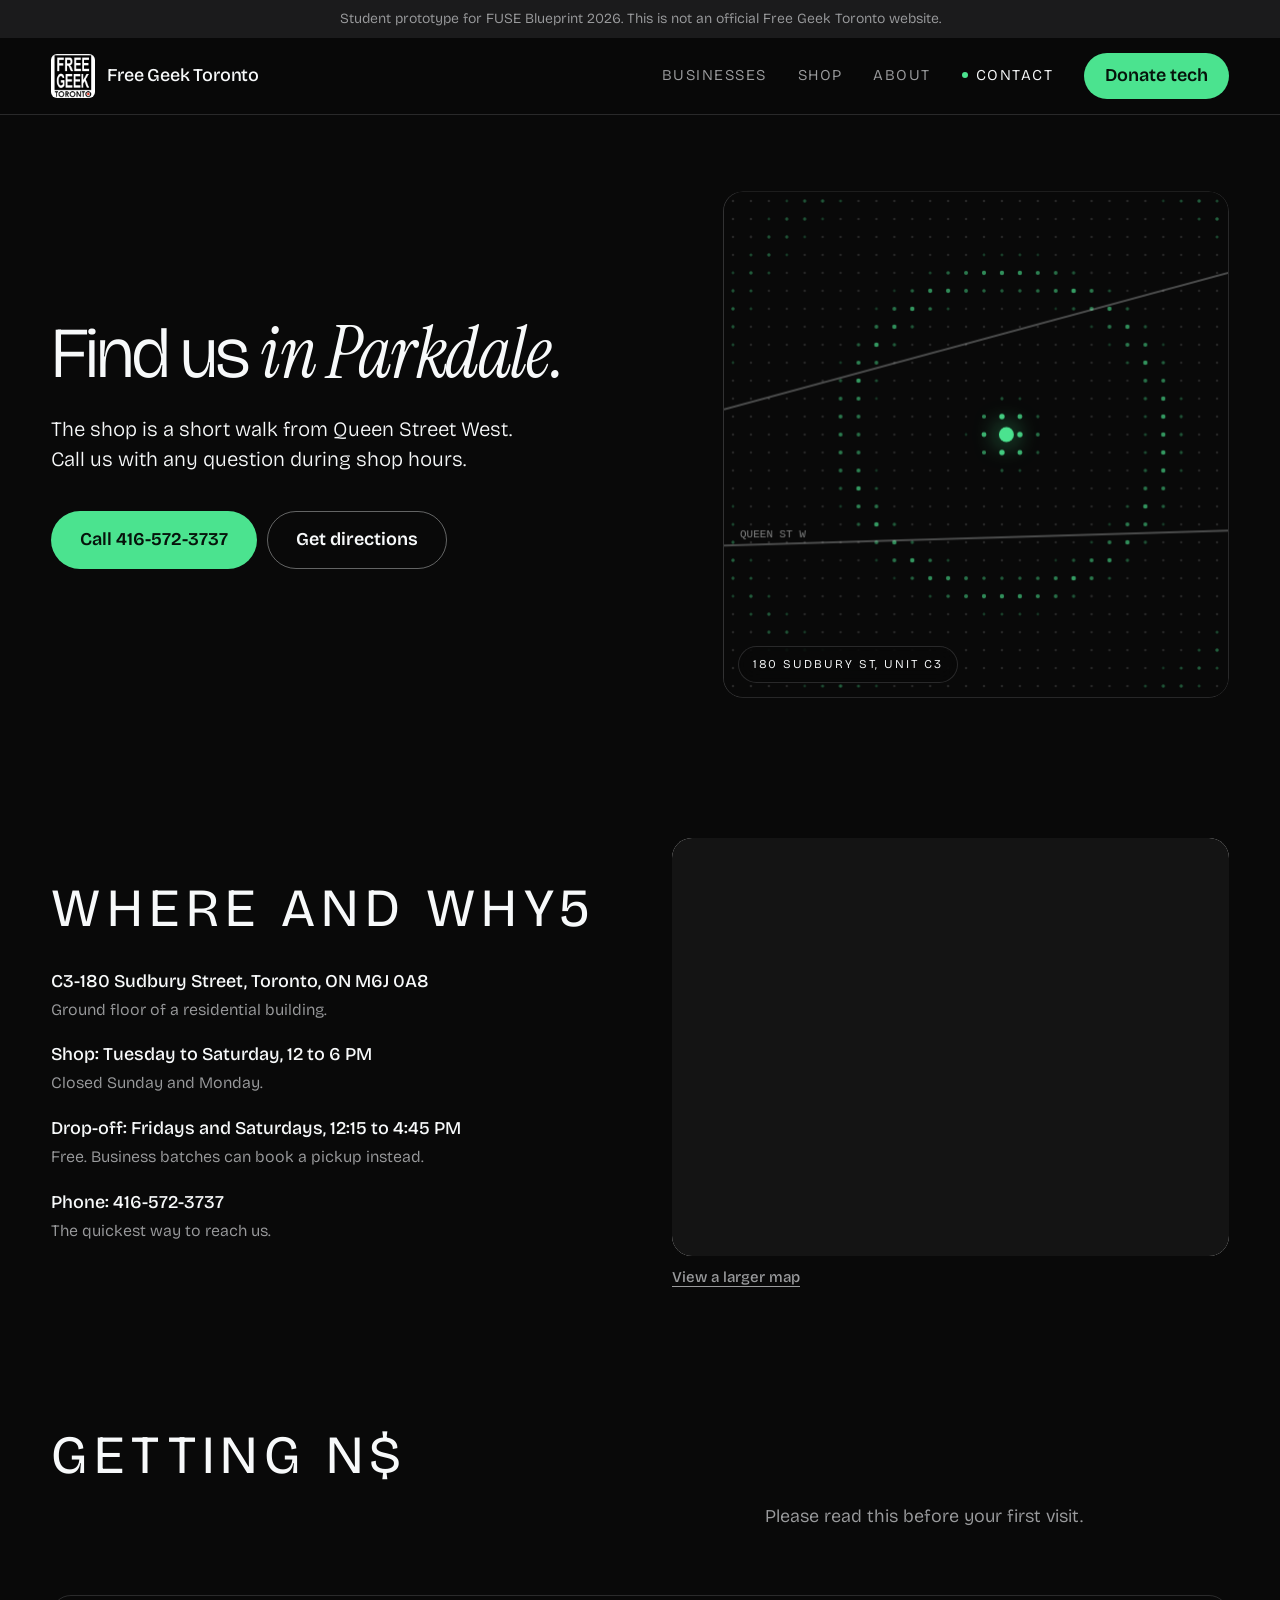
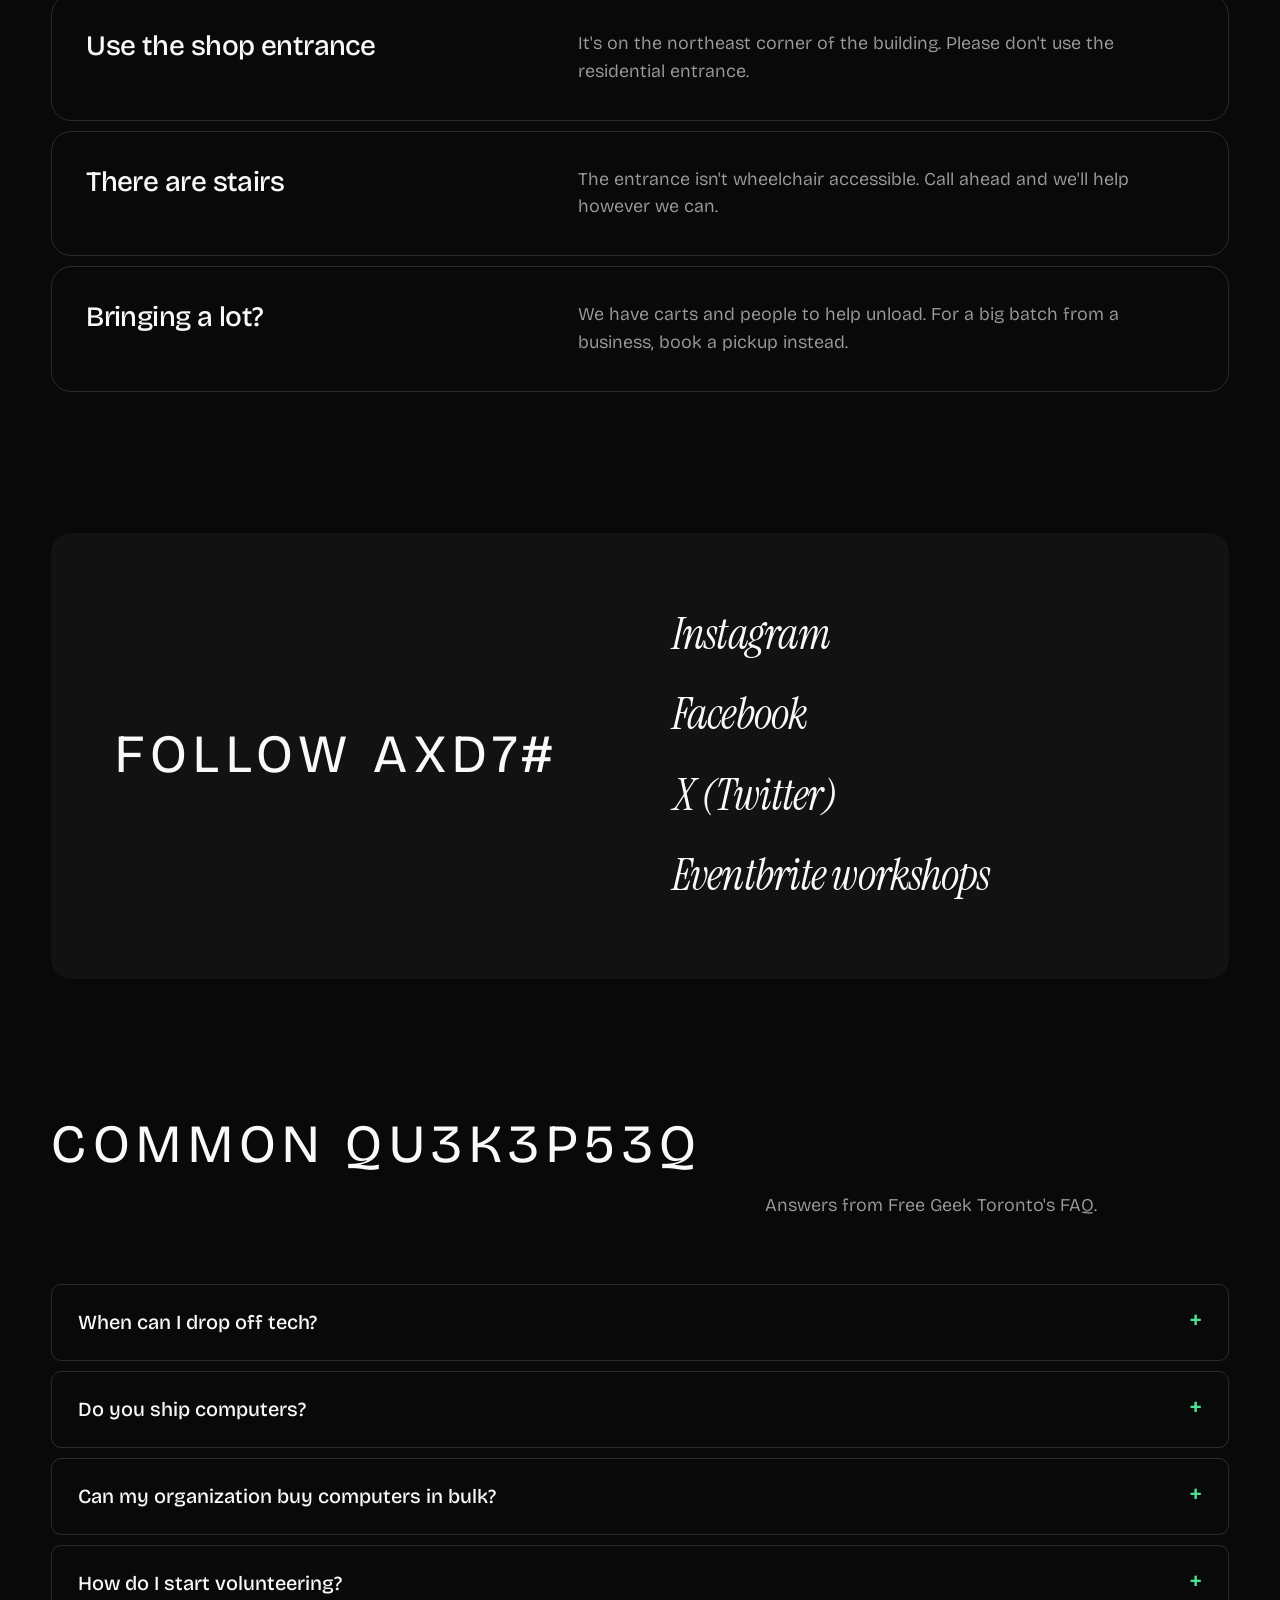
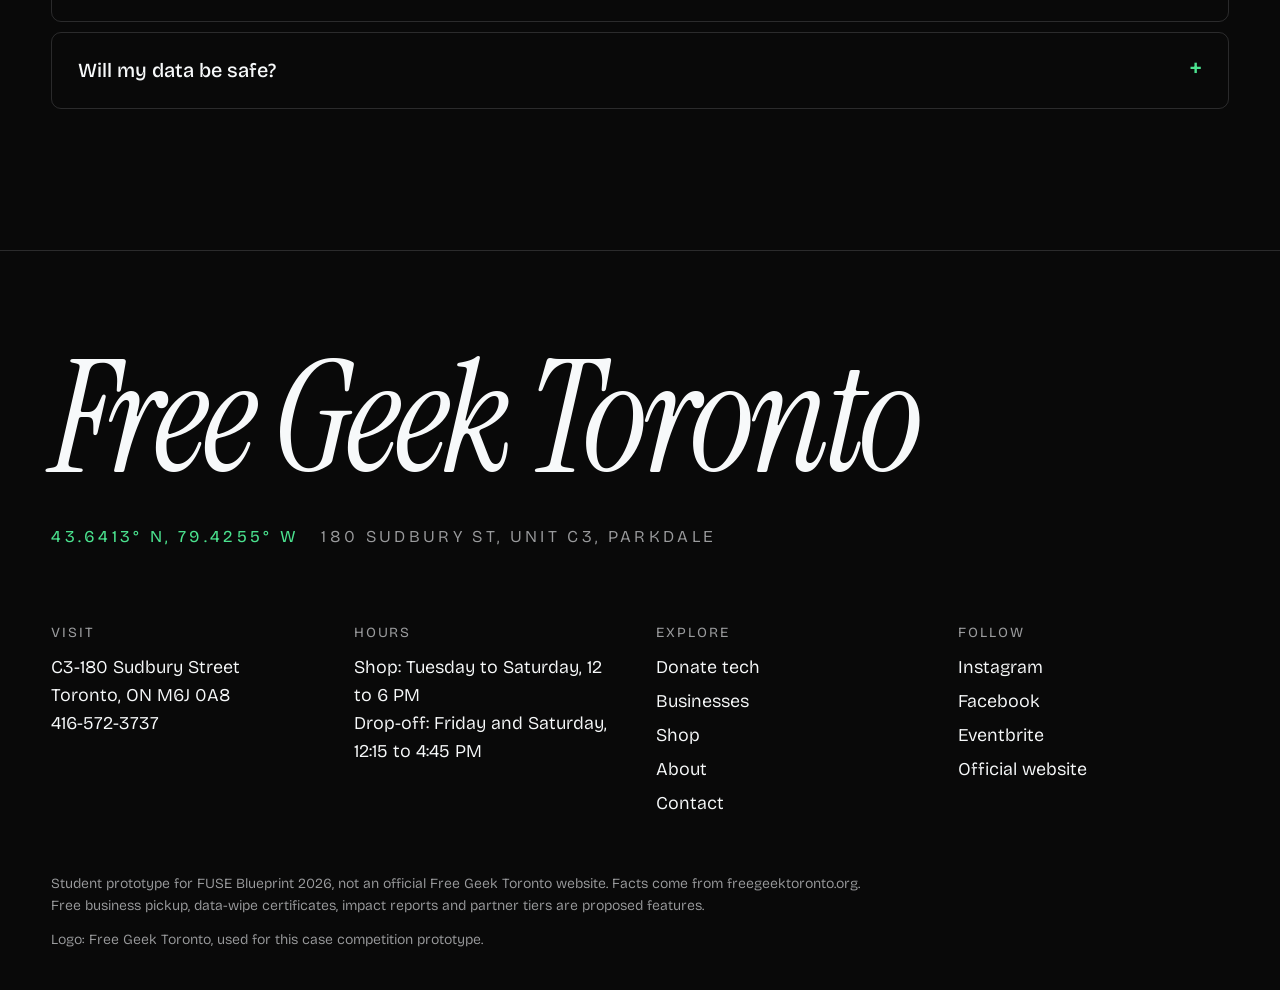
<file: contact.html>
<!doctype html>
<html lang="en">
<head>
<meta charset="utf-8">
<meta name="viewport" content="width=device-width, initial-scale=1">
<title>Contact | Free Geek Toronto</title>
<meta name="description" content="Address, hours, directions and answers to common questions for Free Geek Toronto in Parkdale.">
<link rel="icon" href="assets/fgt-logo.png">
<link rel="preconnect" href="https://fonts.googleapis.com">
<link rel="preconnect" href="https://fonts.gstatic.com" crossorigin>
<link href="https://fonts.googleapis.com/css2?family=Bricolage+Grotesque:opsz,wght@12..96,300..700&family=Instrument+Serif:ital@0;1&display=swap" rel="stylesheet">
<link rel="stylesheet" href="css/site.css">
<script>document.documentElement.classList.add("js")</script>
</head>
<body>
<a class="skip" href="#main">Skip to content</a>
<p class="notice">Student prototype for FUSE Blueprint 2026. This is not an official Free Geek Toronto website.</p>
<header class="site-head">
  <div class="frame bar">
    <a class="brand" href="index.html"><img src="assets/fgt-logo.png" alt="" width="46" height="46"><span>Free Geek Toronto</span></a>
    <button class="menu-btn" aria-expanded="false" aria-controls="nav">Menu</button>
    <nav class="nav" id="nav" aria-label="Main">
      <a href="business.html">Businesses</a>
      <a href="shop.html">Shop</a>
      <a href="about.html">About</a>
      <a href="contact.html" aria-current="page">Contact</a>
      <a class="btn" href="donate.html">Donate tech</a>
    </nav>
  </div>
</header>

<main id="main">
<div class="frame page-hero">
  <div class="hero-copy">
    <h1>Find us <span class="serif">in Parkdale.</span></h1>
    <p class="lede">The shop is a short walk from Queen Street West. Call us with any question during shop hours.</p>
    <div class="actions">
      <a class="btn" href="tel:+14165723737">Call 416-572-3737</a>
      <a class="btn quiet" href="https://www.google.com/maps/search/?api=1&amp;query=180%20Sudbury%20St%2C%20Unit%20C3%2C%20Toronto">Get directions</a>
    </div>
  </div>
  <figure class="ph-media scene" data-scene="ping"><span class="scene-tag">180 Sudbury St, Unit C3</span></figure>
</div>

<section class="section frame" aria-labelledby="where-h">
  <div class="split">
    <div data-reveal>
      <h2 id="where-h">Where and when</h2>
      <ul class="facts" style="margin-top:32px">
        <li><b>C3-180 Sudbury Street, Toronto, ON M6J 0A8</b><span>Ground floor of a residential building.</span></li>
        <li><b>Shop: Tuesday to Saturday, 12 to 6 PM</b><span>Closed Sunday and Monday.</span></li>
        <li><b>Drop-off: Fridays and Saturdays, 12:15 to 4:45 PM</b><span>Free. Business batches can book a pickup instead.</span></li>
        <li><b>Phone: 416-572-3737</b><span>The quickest way to reach us.</span></li>
      </ul>
    </div>
    <div data-reveal>
      <iframe class="map" title="Map of Free Geek Toronto at 180 Sudbury Street" loading="lazy"
        src="https://www.openstreetmap.org/export/embed.html?bbox=-79.4335%2C43.6375%2C-79.4175%2C43.6450&amp;layer=mapnik&amp;marker=43.6413%2C-79.4255"></iframe>
      <p class="small" style="margin-top:10px"><a class="link" href="https://www.openstreetmap.org/?mlat=43.6413&amp;mlon=-79.4255#map=17/43.6413/-79.4255">View a larger map</a></p>
    </div>
  </div>
</section>

<section class="section frame" aria-labelledby="getting-h">
  <div class="section-head" data-reveal>
    <h2 id="getting-h">Getting in</h2>
    <p>Please read this before your first visit.</p>
  </div>
  <ul class="rows" data-reveal>
    <li><h3>Use the shop entrance</h3><p>It's on the northeast corner of the building. Please don't use the residential entrance.</p></li>
    <li><h3>There are stairs</h3><p>The entrance isn't wheelchair accessible. Call ahead and we'll help however we can.</p></li>
    <li><h3>Bringing a lot?</h3><p>We have carts and people to help unload. For a big batch from a business, book a pickup instead.</p></li>
  </ul>
</section>

<section class="section frame" aria-labelledby="follow-h">
  <div class="block-band" style="padding:clamp(32px,5vw,72px)">
    <div class="split" data-reveal>
      <h2 id="follow-h">Follow along</h2>
      <ul class="social">
        <li><a href="https://www.instagram.com/freegeektoronto/">Instagram</a></li>
        <li><a href="https://www.facebook.com/FreeGeekToronto/">Facebook</a></li>
        <li><a href="https://twitter.com/FreeGeekToronto">X (Twitter)</a></li>
        <li><a href="https://www.eventbrite.ca/o/free-geek-toronto-15051905925">Eventbrite workshops</a></li>
      </ul>
    </div>
  </div>
</section>

<section class="section frame" aria-labelledby="faq-h">
  <div class="section-head" data-reveal>
    <h2 id="faq-h">Common questions</h2>
    <p>Answers from Free Geek Toronto's FAQ.</p>
  </div>
  <div class="faq" data-reveal>
    <details><summary>When can I drop off tech?</summary><div class="answer"><p>Fridays and Saturdays, 12:15 to 4:45 PM. Use the <a class="link" href="donate.html">donation checker</a> first to make sure we can take it.</p></div></details>
    <details><summary>Do you ship computers?</summary><div class="answer"><p>We ship laptops within Canada by Canada Post. Everything else is bought and picked up at the shop.</p></div></details>
    <details><summary>Can my organization buy computers in bulk?</summary><div class="answer"><p>Yes. Charities, nonprofits, grassroots and social change groups can buy low-cost computers in bulk through our Technology for Social Change program.</p></div></details>
    <details><summary>How do I start volunteering?</summary><div class="answer"><p>Register for an online volunteer info session. They're held most months, usually on a Wednesday evening. <a class="link" href="about.html#volunteer">More about volunteering</a>.</p></div></details>
    <details><summary>Will my data be safe?</summary><div class="answer"><p>Yes. Every item we reuse goes through industry-standard data destruction first.</p></div></details>
  </div>
</section>
</main>

<footer class="site-foot">
  <div class="frame">
    <p class="big">Free Geek Toronto</p>
    <p class="coords"><b>43.6413° N, 79.4255° W</b>&nbsp;&nbsp; 180 Sudbury St, Unit C3, Parkdale</p>
    <div class="foot-grid">
      <div><h2>Visit</h2><p>C3-180 Sudbury Street<br>Toronto, ON M6J 0A8<br><a href="tel:+14165723737">416-572-3737</a></p></div>
      <div><h2>Hours</h2><p>Shop: Tuesday to Saturday, 12 to 6 PM<br>Drop-off: Friday and Saturday, 12:15 to 4:45 PM</p></div>
      <div><h2>Explore</h2><ul><li><a href="donate.html">Donate tech</a></li><li><a href="business.html">Businesses</a></li><li><a href="shop.html">Shop</a></li><li><a href="about.html">About</a></li><li><a href="contact.html">Contact</a></li></ul></div>
      <div><h2>Follow</h2><ul><li><a href="https://www.instagram.com/freegeektoronto/">Instagram</a></li><li><a href="https://www.facebook.com/FreeGeekToronto/">Facebook</a></li><li><a href="https://www.eventbrite.ca/o/free-geek-toronto-15051905925">Eventbrite</a></li><li><a href="https://www.freegeektoronto.org/">Official website</a></li></ul></div>
    </div>
    <p class="fine">Student prototype for FUSE Blueprint 2026, not an official Free Geek Toronto website. Facts come from freegeektoronto.org. Free business pickup, data-wipe certificates, impact reports and partner tiers are proposed features.</p>
    <p class="fine" style="margin-top:12px">Logo: Free Geek Toronto, used for this case competition prototype.</p>
  </div>
</footer>

<script src="js/scenes.js"></script>
<script src="js/site.js"></script>
</body>
</html>
</file>
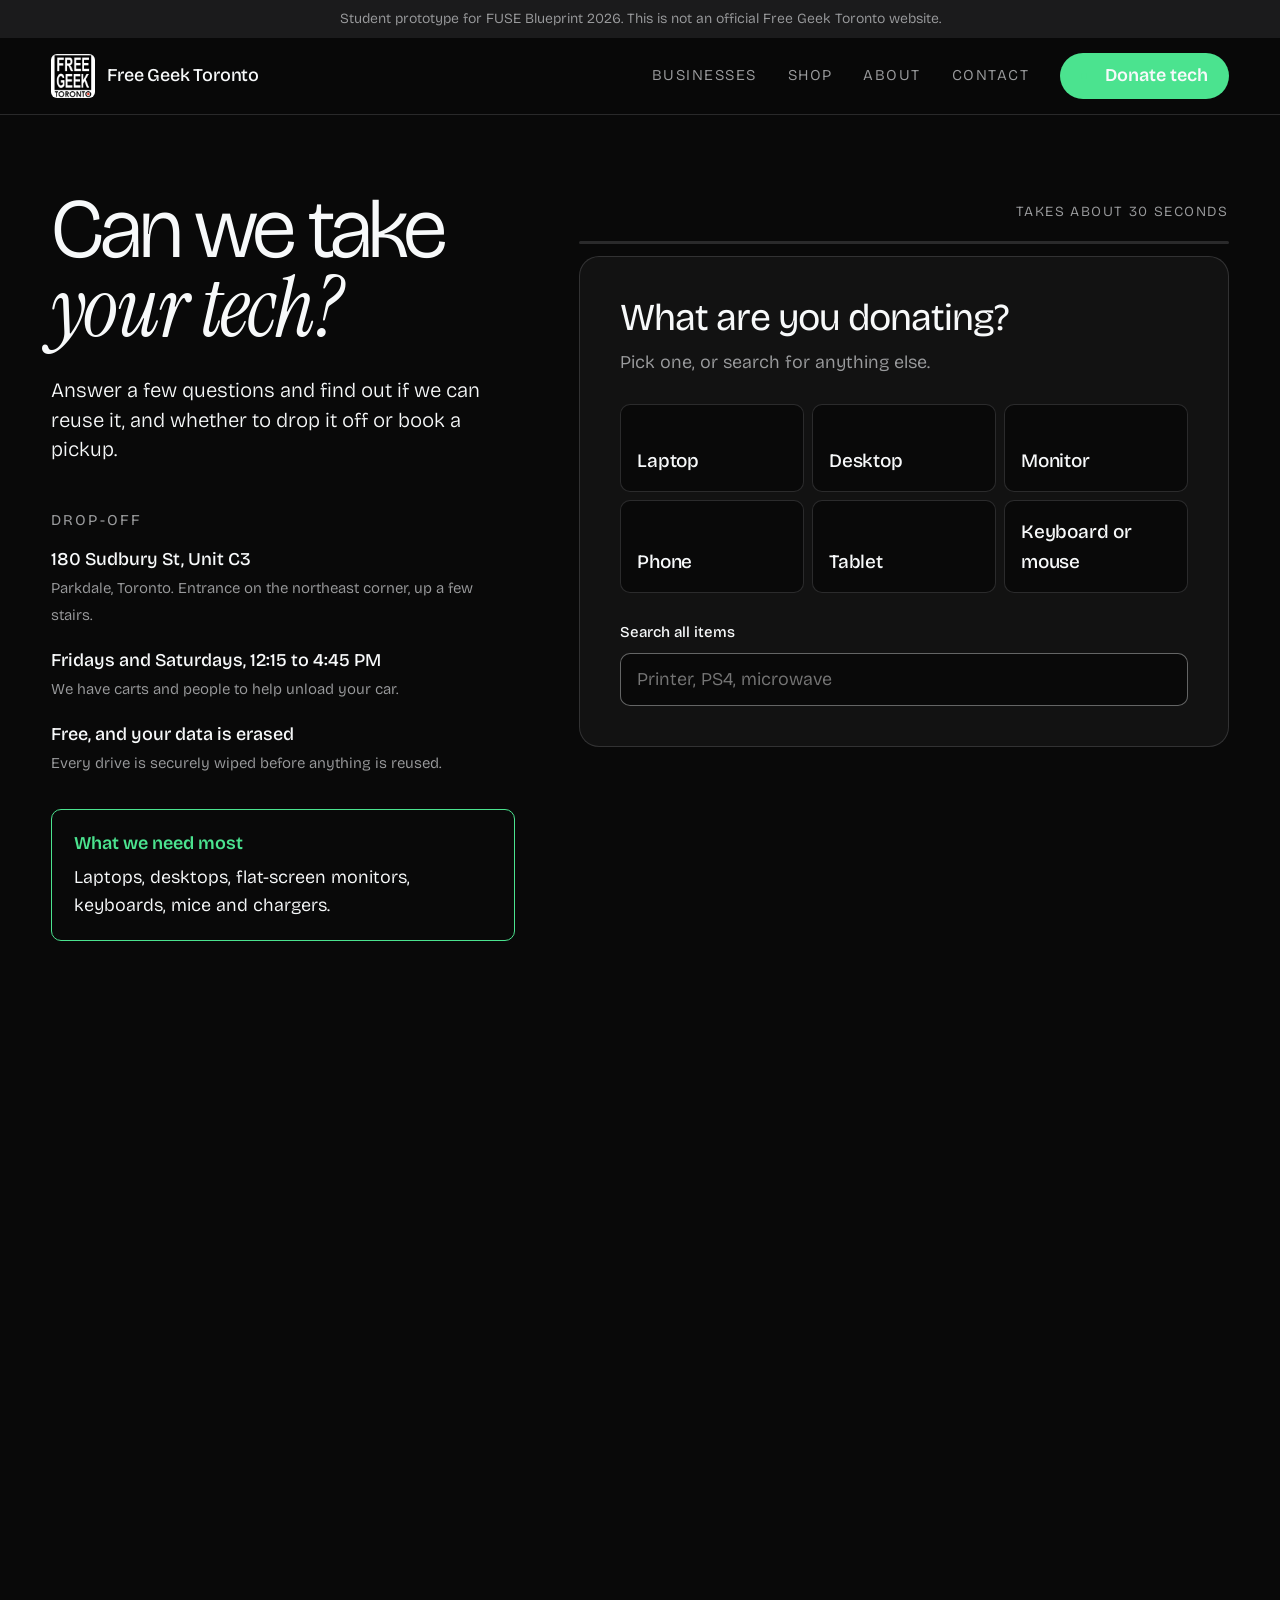
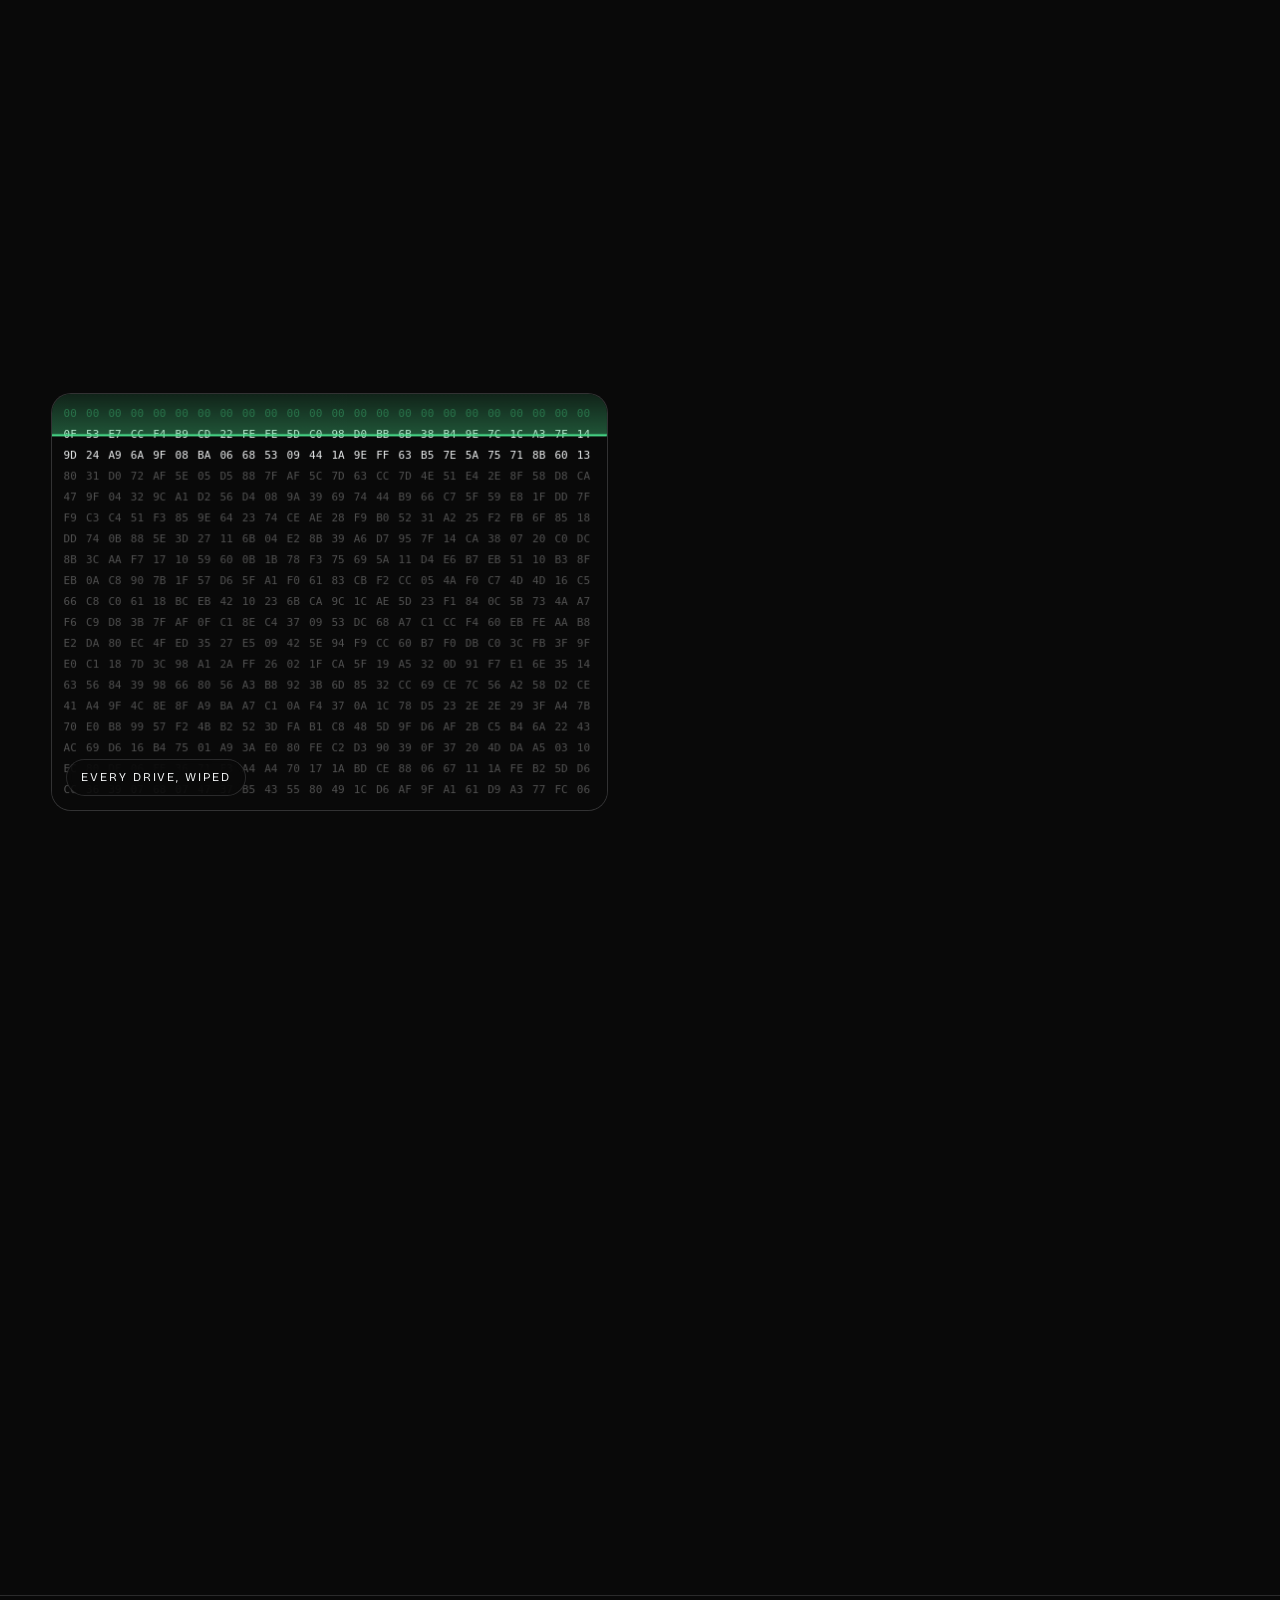
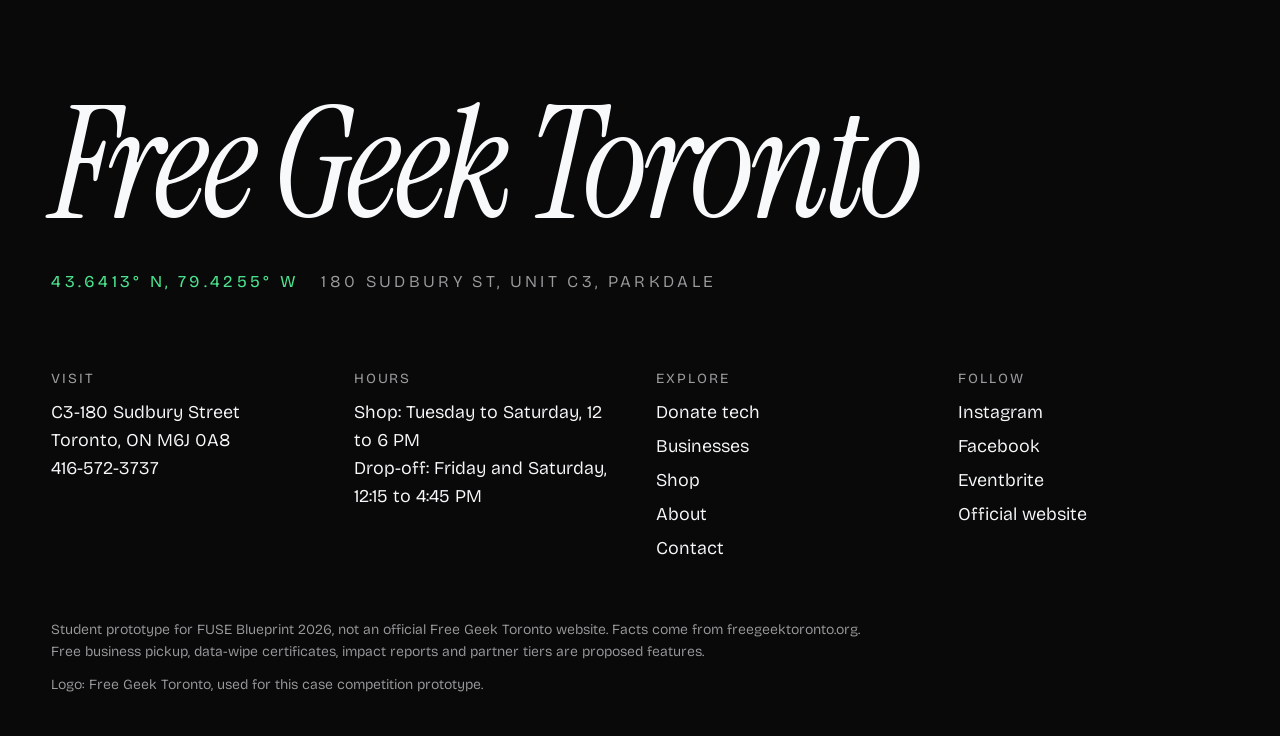
<file: donate.html>
<!doctype html>
<html lang="en">
<head>
<meta charset="utf-8">
<meta name="viewport" content="width=device-width, initial-scale=1">
<title>Donate Tech | Free Geek Toronto</title>
<meta name="description" content="Check in 30 seconds whether Free Geek Toronto can take your device, and whether to drop it off or book a pickup.">
<link rel="icon" href="assets/fgt-logo.png">
<link rel="preconnect" href="https://fonts.googleapis.com">
<link rel="preconnect" href="https://fonts.gstatic.com" crossorigin>
<link href="https://fonts.googleapis.com/css2?family=Bricolage+Grotesque:opsz,wght@12..96,300..700&family=Instrument+Serif:ital@0;1&display=swap" rel="stylesheet">
<link rel="stylesheet" href="css/site.css">
<link rel="stylesheet" href="css/checker.css">
<script>document.documentElement.classList.add("js")</script>
</head>
<body>
<a class="skip" href="#main">Skip to content</a>
<p class="notice">Student prototype for FUSE Blueprint 2026. This is not an official Free Geek Toronto website.</p>
<header class="site-head">
  <div class="frame bar">
    <a class="brand" href="index.html"><img src="assets/fgt-logo.png" alt="" width="46" height="46"><span>Free Geek Toronto</span></a>
    <button class="menu-btn" aria-expanded="false" aria-controls="nav">Menu</button>
    <nav class="nav" id="nav" aria-label="Main">
      <a href="business.html">Businesses</a>
      <a href="shop.html">Shop</a>
      <a href="about.html">About</a>
      <a href="contact.html">Contact</a>
      <a class="btn" href="donate.html" aria-current="page">Donate tech</a>
    </nav>
  </div>
</header>

<main id="main">
<div class="frame layout">
  <div class="intro">
    <h1>Can we take <span class="serif">your tech?</span></h1>
    <p class="lede">Answer a few questions and find out if we can reuse it, and whether to drop it off or book a pickup.</p>
  </div>

  <aside class="info" aria-labelledby="dropoff-h">
    <h2 id="dropoff-h">Drop-off</h2>
    <ul class="facts">
      <li><b>180 Sudbury St, Unit C3</b><span>Parkdale, Toronto. Entrance on the northeast corner, up a few stairs.</span></li>
      <li><b>Fridays and Saturdays, 12:15 to 4:45 PM</b><span>We have carts and people to help unload your car.</span></li>
      <li><b>Free, and your data is erased</b><span>Every drive is securely wiped before anything is reused.</span></li>
    </ul>
    <div class="needed">
      <b>What we need most</b>
      <p>Laptops, desktops, flat-screen monitors, keyboards, mice and chargers.</p>
    </div>
  </aside>

  <section class="tool" aria-labelledby="tool-title">
    <h2 id="tool-title" class="sr">Donation checker</h2>
    <div class="tool-head noprint">
      <button class="back" id="back" hidden>‹ Back</button>
      <span class="left" id="left" aria-live="polite"></span>
    </div>
    <div class="track noprint" role="progressbar" aria-label="Progress" aria-valuemin="0" aria-valuemax="100"><i id="bar"></i></div>
    <div id="app" aria-live="polite">
      <noscript><div class="panel"><h2>Turn on JavaScript to use the checker</h2><p class="help">Or see the full list of what we accept below.</p></div></noscript>
    </div>
  </section>
</div>

<section class="section frame below" aria-labelledby="list-h">
  <div class="section-head" data-reveal>
    <h2 id="list-h">Everything we accept</h2>
    <p>From Free Geek Toronto's donation page. If something isn't listed, give us a call before you bring it.</p>
  </div>
  <div class="lists" data-reveal>
    <div class="list need">
      <h3>Most needed</h3>
      <ul><li>Laptops</li><li>Desktop computers</li><li>Flat-screen monitors</li><li>Keyboards and mice</li><li>Webcams and microphones</li><li>Cables, chargers and power supplies</li><li>RAM, hard drives, graphics and network cards</li></ul>
    </div>
    <div class="list">
      <h3>Also accepted</h3>
      <ul><li>Servers</li><li>Phones and tablets</li><li>Modems, routers and switches</li><li>Gaming consoles and games</li><li>LCD and plasma TVs</li><li>Scanners and digital cameras</li><li>Stereos, radios, receivers and amplifiers</li><li>Turntables and speakers</li><li>Video projectors</li><li>DVD, Blu-ray and VCR players</li></ul>
    </div>
    <div class="list no">
      <h3>Not accepted</h3>
      <ul><li>Batteries</li><li>Flashlights</li><li>Electric typewriters</li><li>Power tools</li><li>Microwaves and ovens</li><li>Smoke detectors</li><li>Appliances and air conditioners</li><li>Cash registers</li><li>Motors</li><li>VHS tapes</li><li>Fax machines</li><li>Landline phones and answering machines</li></ul>
    </div>
  </div>
</section>

<section class="section frame below" aria-labelledby="data-h">
  <div class="split">
    <figure class="media scene" data-scene="wipe"><span class="scene-tag">Every drive, wiped</span></figure>
    <div data-reveal>
      <h2 id="data-h">Your data is erased first</h2>
      <p class="lede">Before any computer is reused, its drive is wiped with industry-standard data destruction. Drives that can't be wiped are destroyed.</p>
      <p style="margin-top:20px">You don't need to do anything first, but it's still a good idea to back up your files and sign out of your accounts.</p>
    </div>
  </div>
</section>

<section class="section frame below" aria-labelledby="faq-h">
  <div class="section-head" data-reveal>
    <h2 id="faq-h">Donation questions</h2>
    <p>Still unsure? Call 416-572-3737 during shop hours.</p>
  </div>
  <div class="faq" data-reveal>
    <details><summary>Do you take broken computers?</summary><div class="answer"><p>Yes. Computers that can't be refurbished give us parts, and the rest is sent for responsible recycling.</p></div></details>
    <details><summary>Does it cost anything to donate?</summary><div class="answer"><p>Drop-off at the shop is always free. Pickup for large batches starts at $60 depending on the area, and businesses giving 10 or more similar, working computers get it free.</p></div></details>
    <details><summary>Should I bring the chargers?</summary><div class="answer"><p>Please do. A laptop with its own charger is much quicker to refurbish and send out as a complete setup.</p></div></details>
    <details><summary>What if my item isn't on the list?</summary><div class="answer"><p>Call us before you bring it. We'll tell you whether we can take it, or where it can go instead.</p></div></details>
  </div>
</section>
</main>

<footer class="site-foot">
  <div class="frame">
    <p class="big">Free Geek Toronto</p>
    <p class="coords"><b>43.6413° N, 79.4255° W</b>&nbsp;&nbsp; 180 Sudbury St, Unit C3, Parkdale</p>
    <div class="foot-grid">
      <div><h2>Visit</h2><p>C3-180 Sudbury Street<br>Toronto, ON M6J 0A8<br><a href="tel:+14165723737">416-572-3737</a></p></div>
      <div><h2>Hours</h2><p>Shop: Tuesday to Saturday, 12 to 6 PM<br>Drop-off: Friday and Saturday, 12:15 to 4:45 PM</p></div>
      <div><h2>Explore</h2><ul><li><a href="donate.html">Donate tech</a></li><li><a href="business.html">Businesses</a></li><li><a href="shop.html">Shop</a></li><li><a href="about.html">About</a></li><li><a href="contact.html">Contact</a></li></ul></div>
      <div><h2>Follow</h2><ul><li><a href="https://www.instagram.com/freegeektoronto/">Instagram</a></li><li><a href="https://www.facebook.com/FreeGeekToronto/">Facebook</a></li><li><a href="https://www.eventbrite.ca/o/free-geek-toronto-15051905925">Eventbrite</a></li><li><a href="https://www.freegeektoronto.org/">Official website</a></li></ul></div>
    </div>
    <p class="fine">Student prototype for FUSE Blueprint 2026, not an official Free Geek Toronto website. Facts come from freegeektoronto.org. Free business pickup, data-wipe certificates, impact reports and partner tiers are proposed features.</p>
    <p class="fine" style="margin-top:12px">Logo: Free Geek Toronto, used for this case competition prototype.</p>
  </div>
</footer>

<script src="js/devices.js"></script>
<script src="js/checker.js"></script>
<script src="js/scenes.js"></script>
<script src="js/site.js"></script>
</body>
</html>
</file>
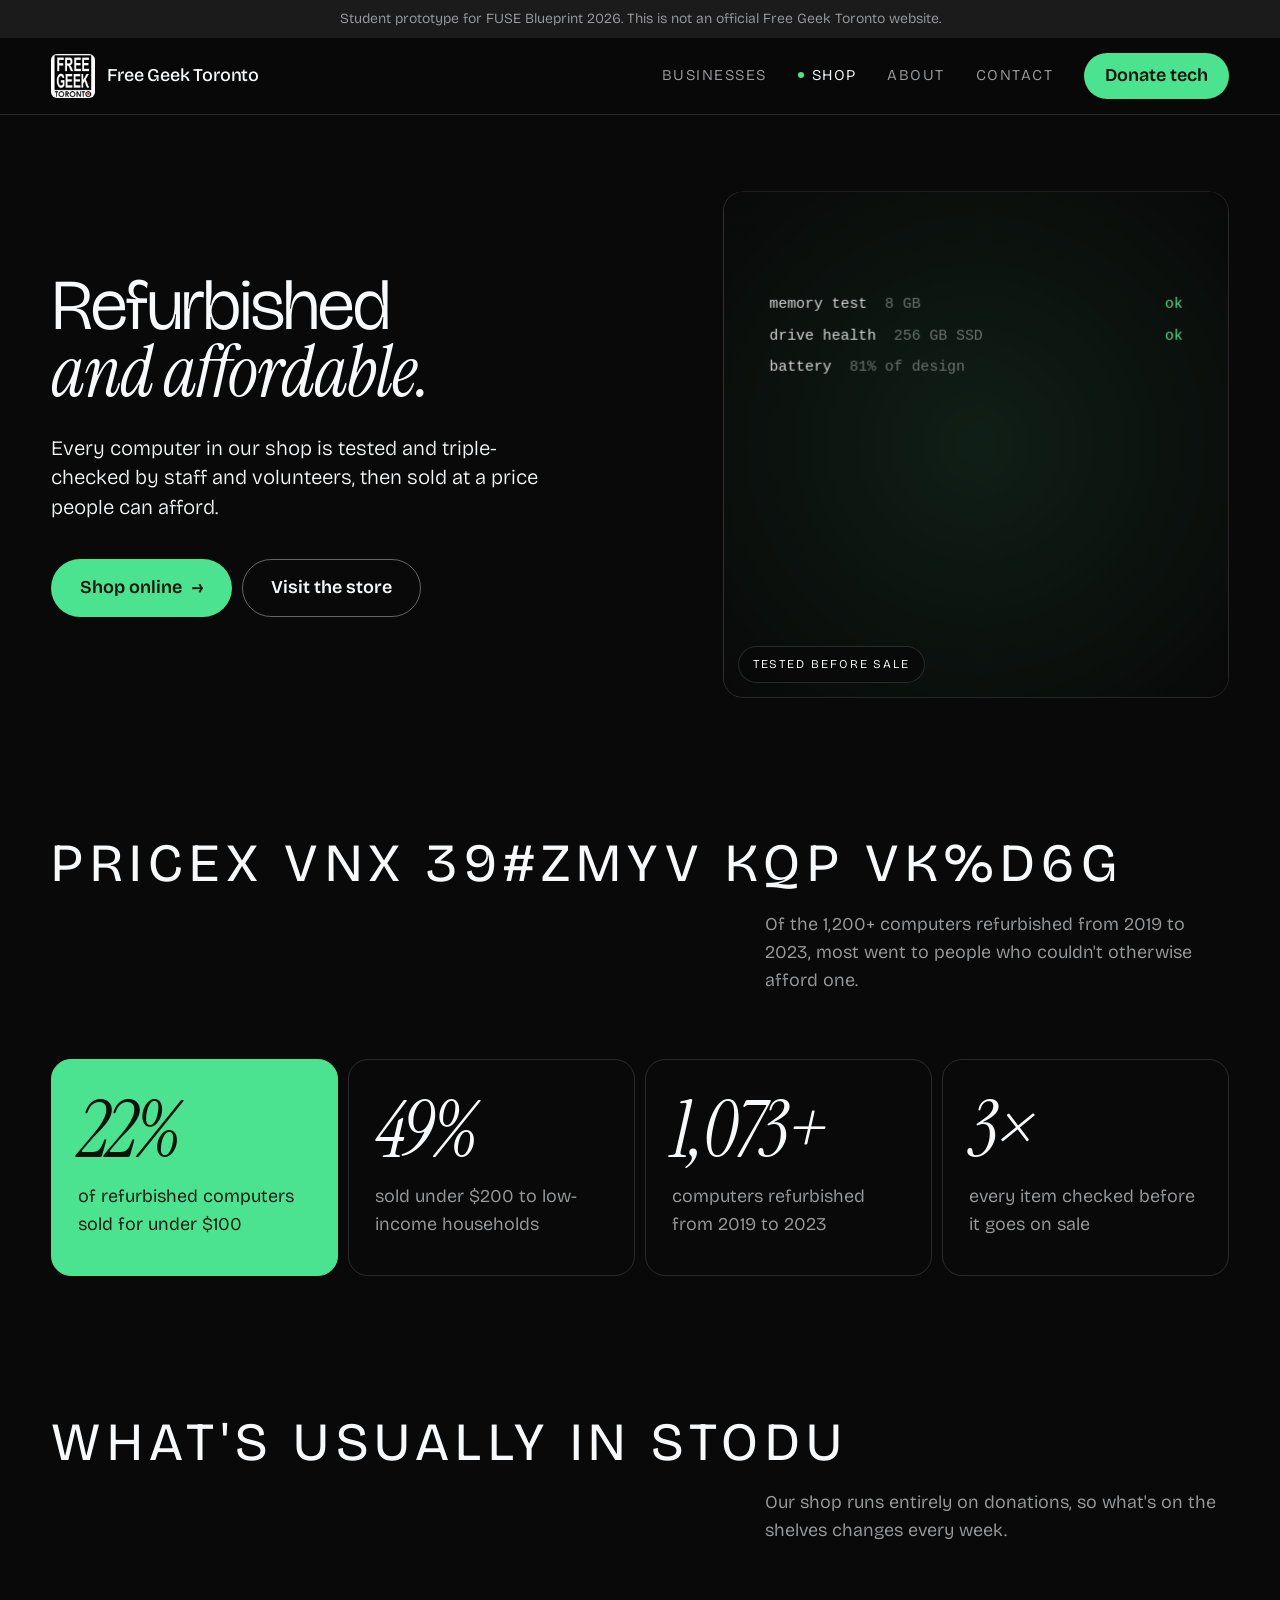
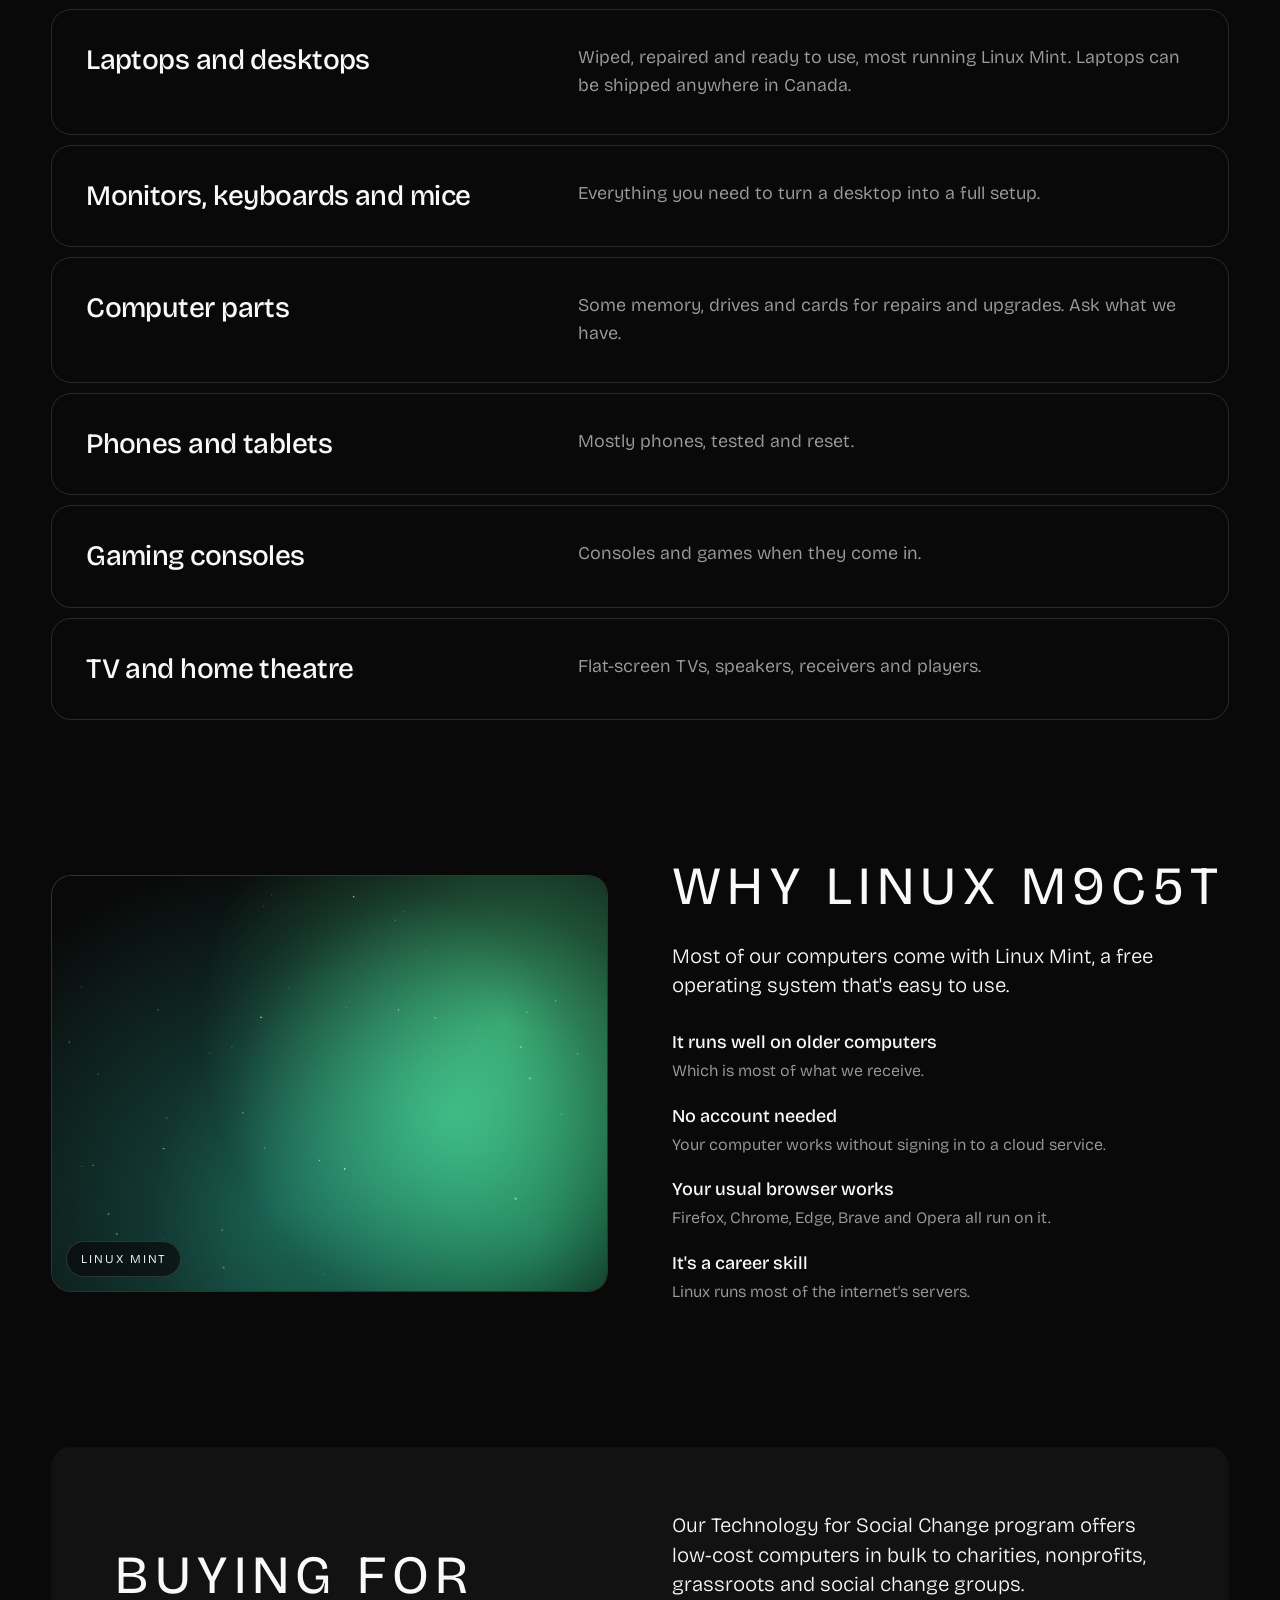
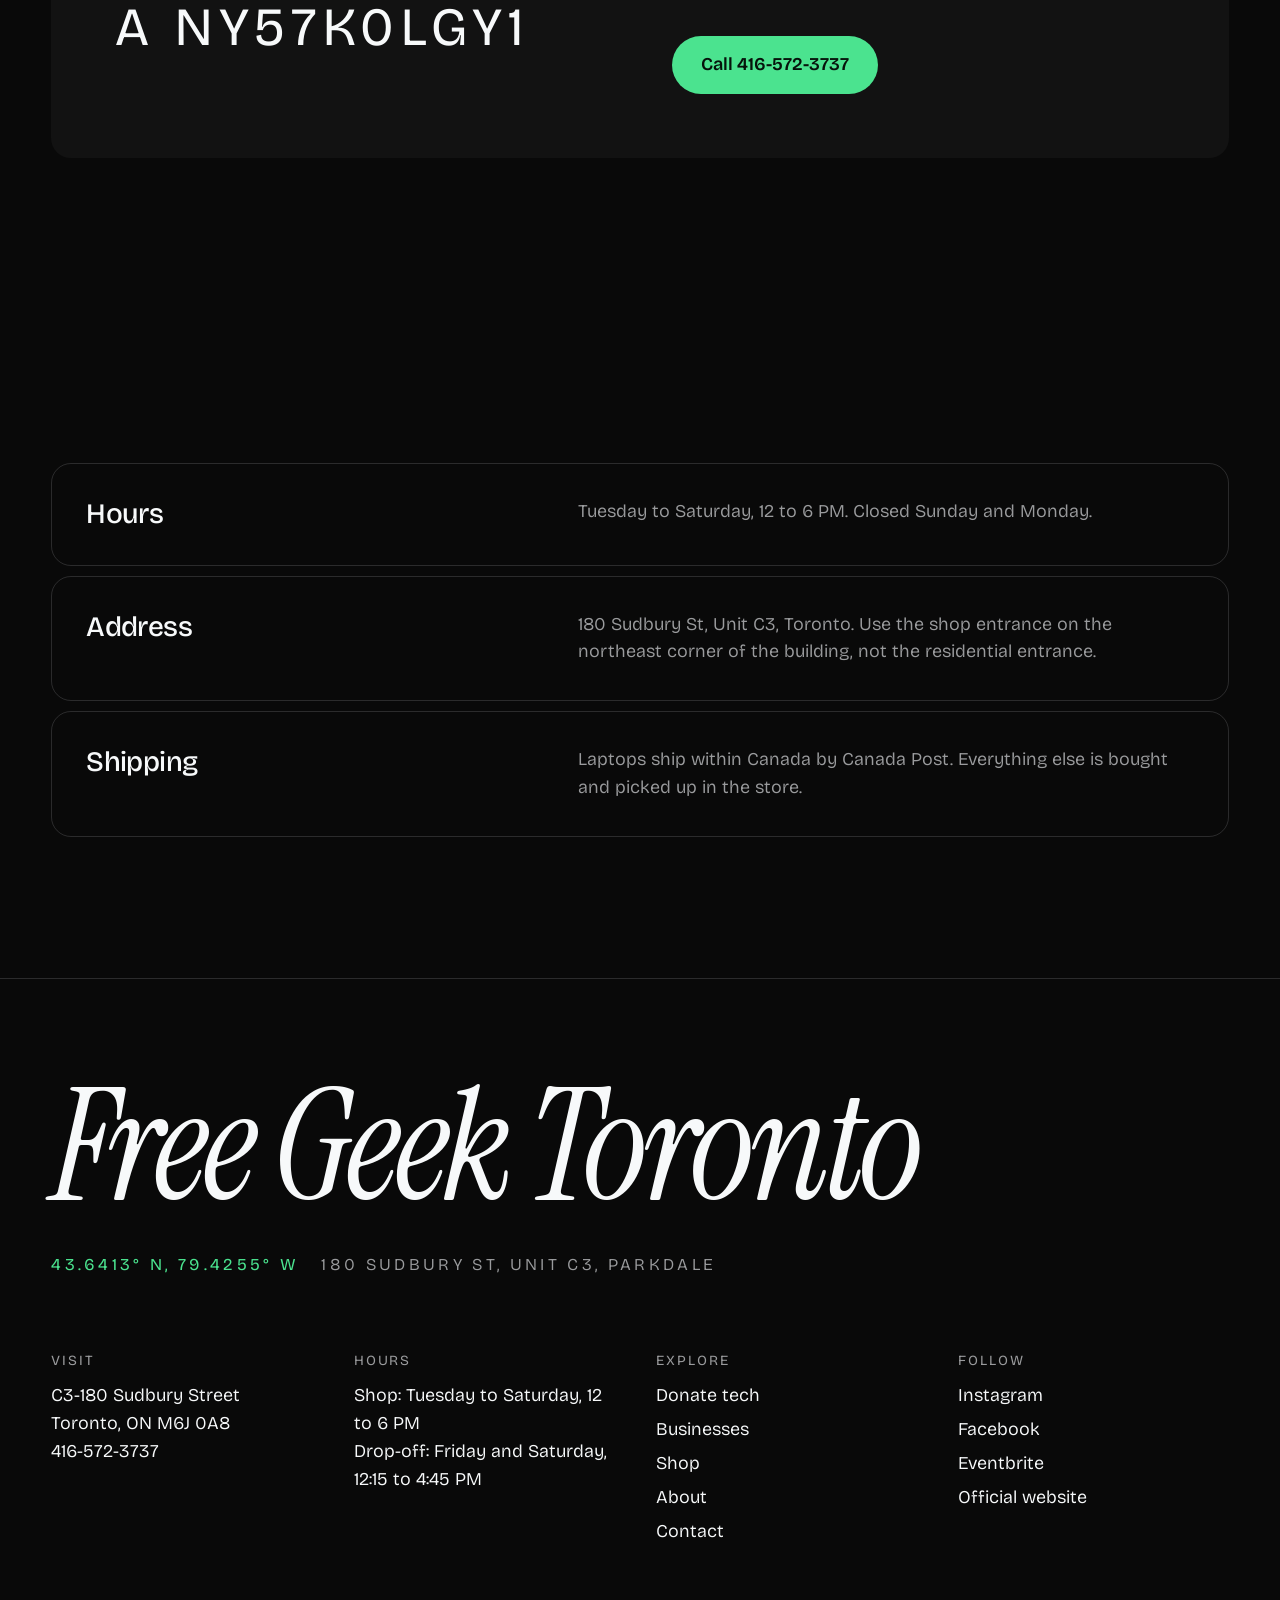
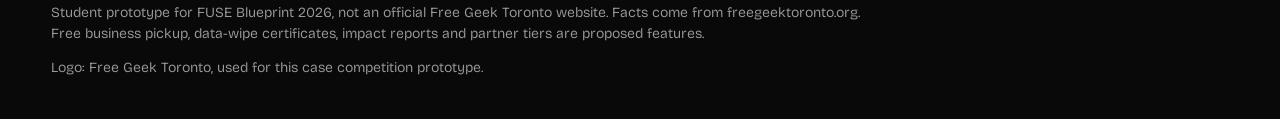
<file: shop.html>
<!doctype html>
<html lang="en">
<head>
<meta charset="utf-8">
<meta name="viewport" content="width=device-width, initial-scale=1">
<title>Shop Refurbished | Free Geek Toronto</title>
<meta name="description" content="Refurbished laptops, desktops, parts and more, tested and triple-checked by Free Geek Toronto and sold at prices people can afford.">
<link rel="icon" href="assets/fgt-logo.png">
<link rel="preconnect" href="https://fonts.googleapis.com">
<link rel="preconnect" href="https://fonts.gstatic.com" crossorigin>
<link href="https://fonts.googleapis.com/css2?family=Bricolage+Grotesque:opsz,wght@12..96,300..700&family=Instrument+Serif:ital@0;1&display=swap" rel="stylesheet">
<link rel="stylesheet" href="css/site.css">
<script>document.documentElement.classList.add("js")</script>
</head>
<body>
<a class="skip" href="#main">Skip to content</a>
<p class="notice">Student prototype for FUSE Blueprint 2026. This is not an official Free Geek Toronto website.</p>
<header class="site-head">
  <div class="frame bar">
    <a class="brand" href="index.html"><img src="assets/fgt-logo.png" alt="" width="46" height="46"><span>Free Geek Toronto</span></a>
    <button class="menu-btn" aria-expanded="false" aria-controls="nav">Menu</button>
    <nav class="nav" id="nav" aria-label="Main">
      <a href="business.html">Businesses</a>
      <a href="shop.html" aria-current="page">Shop</a>
      <a href="about.html">About</a>
      <a href="contact.html">Contact</a>
      <a class="btn" href="donate.html">Donate tech</a>
    </nav>
  </div>
</header>

<main id="main">
<div class="frame page-hero">
  <div class="hero-copy">
    <h1>Refurbished <span class="serif">and affordable.</span></h1>
    <p class="lede">Every computer in our shop is tested and triple-checked by staff and volunteers, then sold at a price people can afford.</p>
    <div class="actions">
      <a class="btn" href="https://shop.freegeektoronto.org/">Shop online <span class="arrow" aria-hidden="true">→</span></a>
      <a class="btn quiet" href="#store-h">Visit the store</a>
    </div>
  </div>
  <figure class="ph-media scene" data-scene="boot"><span class="scene-tag">Tested before sale</span></figure>
</div>

<section class="section frame" aria-labelledby="price-h">
  <div class="section-head" data-reveal>
    <h2 id="price-h">Priced for people, not profit</h2>
    <p>Of the 1,200+ computers refurbished from 2019 to 2023, most went to people who couldn't otherwise afford one.</p>
  </div>
  <div class="figs" data-reveal>
    <div><b data-count="25" data-suf="%">25%</b>of refurbished computers sold for under $100</div>
    <div><b data-count="55" data-suf="%">55%</b>sold under $200 to low-income households</div>
    <div><b data-count="1200" data-suf="+">1,200+</b>computers refurbished from 2019 to 2023</div>
    <div><b>3×</b>every item checked before it goes on sale</div>
  </div>
</section>

<section class="section frame" aria-labelledby="stock-h">
  <div class="section-head" data-reveal>
    <h2 id="stock-h">What's usually in stock</h2>
    <p>Our shop runs entirely on donations, so what's on the shelves changes every week.</p>
  </div>
  <ul class="rows" data-reveal>
    <li><h3>Laptops and desktops</h3><p>Wiped, repaired and ready to use, most running Linux Mint. Laptops can be shipped anywhere in Canada.</p></li>
    <li><h3>Monitors, keyboards and mice</h3><p>Everything you need to turn a desktop into a full setup.</p></li>
    <li><h3>Computer parts</h3><p>Some memory, drives and cards for repairs and upgrades. Ask what we have.</p></li>
    <li><h3>Phones and tablets</h3><p>Mostly phones, tested and reset.</p></li>
    <li><h3>Gaming consoles</h3><p>Consoles and games when they come in.</p></li>
    <li><h3>TV and home theatre</h3><p>Flat-screen TVs, speakers, receivers and players.</p></li>
  </ul>
</section>

<section class="section frame" aria-labelledby="linux-h">
  <div class="split flip">
    <div data-reveal>
      <h2 id="linux-h">Why Linux Mint?</h2>
      <p class="lede">Most of our computers come with Linux Mint, a free operating system that's easy to use.</p>
      <ul class="facts" style="margin-top:28px">
        <li><b>It runs well on older computers</b><span>Which is most of what we receive.</span></li>
        <li><b>No account needed</b><span>Your computer works without signing in to a cloud service.</span></li>
        <li><b>Your usual browser works</b><span>Firefox, Chrome, Edge, Brave and Opera all run on it.</span></li>
        <li><b>It's a career skill</b><span>Linux runs most of the internet's servers.</span></li>
      </ul>
    </div>
    <figure class="media scene" data-scene="aurora"><span class="scene-tag">Linux Mint</span></figure>
  </div>
</section>

<section class="section frame" aria-labelledby="bulk-h">
  <div class="block-band" style="padding:clamp(32px,5vw,72px)">
    <div class="split" data-reveal>
      <h2 id="bulk-h">Buying for a nonprofit?</h2>
      <div>
        <p class="lede" style="margin-top:0">Our Technology for Social Change program offers low-cost computers in bulk to charities, nonprofits, grassroots and social change groups.</p>
        <div class="actions"><a class="btn" href="tel:+14165723737">Call 416-572-3737</a></div>
      </div>
    </div>
  </div>
</section>

<section class="section frame" aria-labelledby="store-h">
  <div class="section-head" data-reveal>
    <h2 id="store-h">Visit the store</h2>
    <p>Come in to try a computer before you buy it.</p>
  </div>
  <ul class="rows" data-reveal>
    <li><h3>Hours</h3><p>Tuesday to Saturday, 12 to 6 PM. Closed Sunday and Monday.</p></li>
    <li><h3>Address</h3><p>180 Sudbury St, Unit C3, Toronto. Use the shop entrance on the northeast corner of the building, not the residential entrance.</p></li>
    <li><h3>Shipping</h3><p>Laptops ship within Canada by Canada Post. Everything else is bought and picked up in the store.</p></li>
  </ul>
</section>
</main>

<footer class="site-foot">
  <div class="frame">
    <p class="big">Free Geek Toronto</p>
    <p class="coords"><b>43.6413° N, 79.4255° W</b>&nbsp;&nbsp; 180 Sudbury St, Unit C3, Parkdale</p>
    <div class="foot-grid">
      <div><h2>Visit</h2><p>C3-180 Sudbury Street<br>Toronto, ON M6J 0A8<br><a href="tel:+14165723737">416-572-3737</a></p></div>
      <div><h2>Hours</h2><p>Shop: Tuesday to Saturday, 12 to 6 PM<br>Drop-off: Friday and Saturday, 12:15 to 4:45 PM</p></div>
      <div><h2>Explore</h2><ul><li><a href="donate.html">Donate tech</a></li><li><a href="business.html">Businesses</a></li><li><a href="shop.html">Shop</a></li><li><a href="about.html">About</a></li><li><a href="contact.html">Contact</a></li></ul></div>
      <div><h2>Follow</h2><ul><li><a href="https://www.instagram.com/freegeektoronto/">Instagram</a></li><li><a href="https://www.facebook.com/FreeGeekToronto/">Facebook</a></li><li><a href="https://www.eventbrite.ca/o/free-geek-toronto-15051905925">Eventbrite</a></li><li><a href="https://www.freegeektoronto.org/">Official website</a></li></ul></div>
    </div>
    <p class="fine">Student prototype for FUSE Blueprint 2026, not an official Free Geek Toronto website. Facts come from freegeektoronto.org. Free business pickup, data-wipe certificates, impact reports and partner tiers are proposed features.</p>
    <p class="fine" style="margin-top:12px">Logo: Free Geek Toronto, used for this case competition prototype.</p>
  </div>
</footer>

<script src="js/scenes.js"></script>
<script src="js/site.js"></script>
</body>
</html>
</file>
<file: css/site.css>
/* Free Geek Toronto prototype: shared styles for every page.
   Midnight canvas, an achromatic scale, and one signal green used sparingly: the main action,
   one filled card per page, and a few accent strokes. No shadows, no gradients. */

:root {
  color-scheme: dark;
  --ground: #090909; --surface: #121212; --surface-2: #1b1b1c; --ink: #f7f9fa; --muted: #9a9b9d;
  --line: rgba(247, 249, 250, .14); --line-strong: rgba(247, 249, 250, .38);
  --signal: #4be38f; --signal-ink: #06130b; --signal-soft: #c8f6da;
  --no: #ff7a6b; --warn: #f3c969; --focus: #8fd3ff;
  --margin: clamp(16px, 4vw, 56px);
  --gap: clamp(96px, 11vw, 168px);
  --head: 76px;
  --r: 20px; --r-sm: 10px;
  --ease: cubic-bezier(.2, .7, .2, 1);
  --sans: "Bricolage Grotesque", "Inter", system-ui, -apple-system, "Segoe UI", sans-serif;
  --serif: "Instrument Serif", "Tiempos Headline", Georgia, serif;
}

* { box-sizing: border-box; }
html { -webkit-text-size-adjust: 100%; scroll-padding-top: calc(var(--head) + 16px); background: var(--ground); }
body { margin: 0; background: var(--ground); color: var(--ink); font: 18px/1.55 var(--sans); font-weight: 350; -webkit-font-smoothing: antialiased; overflow-x: clip; }
img { display: block; max-width: 100%; }
button, input, select { font: inherit; color: inherit; }
a { color: inherit; }
b, strong { font-weight: 600; }
:focus-visible { outline: 2px solid var(--focus); outline-offset: 3px; }
::selection { background: var(--signal); color: var(--signal-ink); }
.sr { position: absolute; width: 1px; height: 1px; overflow: hidden; clip: rect(0 0 0 0); white-space: nowrap; }
.skip { position: absolute; left: var(--margin); top: -100px; background: var(--ink); color: var(--ground); padding: 10px 16px; border-radius: 999px; z-index: 50; }
.skip:focus { top: 8px; }

.frame { max-width: 1320px; margin: 0 auto; padding: 0 var(--margin); }
.notice { background: var(--surface-2); color: var(--muted); font-size: 14px; padding: 8px var(--margin); text-align: center; margin: 0; }

/* ---------- type ---------- */
h1, h2, h3 { margin: 0; font-weight: 400; text-wrap: balance; }
h1 { font-size: clamp(48px, 6.6vw, 104px); line-height: .92; letter-spacing: -0.045em; font-weight: 300; }
/* Section titles are stamped: uppercase, widely spaced, like a shipping label on a donated machine. */
h2 { font-size: clamp(28px, 4.2vw, 62px); line-height: .98; letter-spacing: .12em; text-transform: uppercase; font-weight: 400; }
h3 { font-size: clamp(22px, 2vw, 28px); line-height: 1.15; letter-spacing: -0.02em; font-weight: 500; }
.serif { font-family: var(--serif); font-style: italic; font-weight: 400; letter-spacing: -0.02em; }
.lede { font-size: clamp(19px, 1.6vw, 23px); line-height: 1.45; margin: 28px 0 0; max-width: 38ch; font-weight: 300; }
.small { font-size: 15px; color: var(--muted); }
p { margin: 0; }
.prose p + p { margin-top: 1em; }
.prose { max-width: 60ch; }

/* ---------- buttons: pills for actions ---------- */
.btn { display: inline-flex; align-items: center; justify-content: center; gap: 10px; min-height: 54px; padding: 14px 28px; border: 1px solid transparent; border-radius: 999px;
  background: var(--signal); color: var(--signal-ink); font-weight: 600; cursor: pointer; text-decoration: none;
  transition: background .2s, color .2s, border-color .2s, transform .12s; }
.btn:hover { background: var(--ink); color: var(--ground); }
.btn:active { transform: scale(.97); }
.btn.quiet { background: transparent; color: var(--ink); border-color: var(--line-strong); }
.btn.quiet:hover { border-color: var(--ink); background: var(--ink); color: var(--ground); }
.btn.light { background: var(--signal); color: var(--signal-ink); }
.btn .arrow { transition: transform .2s var(--ease); }
.btn:hover .arrow { transform: translateX(4px); }
.actions { display: flex; flex-wrap: wrap; gap: 10px; margin-top: 36px; }
.link { font-weight: 500; text-decoration: underline; text-decoration-thickness: 1px; text-underline-offset: 4px; transition: color .15s; }
.link:hover { color: var(--signal); }

/* ---------- header ---------- */
.site-head { position: sticky; top: 0; z-index: 30; background: rgba(9, 9, 9, .62); -webkit-backdrop-filter: blur(14px); backdrop-filter: blur(14px); border-bottom: 1px solid var(--line); transition: transform .35s var(--ease); }
.site-head.hide { transform: translateY(-100%); }
.bar { display: flex; align-items: center; justify-content: space-between; gap: 24px; min-height: var(--head); }
.brand { display: flex; align-items: center; gap: 12px; text-decoration: none; font-weight: 500; letter-spacing: -0.01em; }
.brand img { width: 44px; height: 44px; background: #fff; border-radius: 6px; transition: transform .3s var(--ease); }
.brand:hover img { transform: rotate(-4deg) scale(1.05); }
.nav { display: flex; align-items: center; gap: clamp(18px, 2.4vw, 34px); }
.nav a:not(.btn) { text-decoration: none; font-size: 15px; letter-spacing: .1em; text-transform: uppercase; color: var(--muted); padding: 6px 0; transition: color .2s; }
.nav a:not(.btn):hover, .nav a[aria-current="page"] { color: var(--ink); }
.nav a[aria-current="page"]::before { content: ""; display: inline-block; width: 6px; height: 6px; border-radius: 50%; background: var(--signal); margin-right: 8px; vertical-align: .15em; }
.nav .btn { min-height: 44px; padding: 8px 20px; }
.menu-btn { display: none; background: transparent; border: 1px solid var(--line-strong); border-radius: 999px; min-height: 44px; padding: 8px 20px; cursor: pointer; letter-spacing: .1em; text-transform: uppercase; font-size: 14px; }
@media (max-width: 900px) {
  .menu-btn { display: inline-flex; align-items: center; }
  .nav { position: absolute; top: 100%; left: 0; right: 0; flex-direction: column; align-items: stretch; gap: 0; background: var(--ground); border-bottom: 1px solid var(--line);
    padding: 8px var(--margin) 28px; transform: translateY(-8px); opacity: 0; visibility: hidden; transition: opacity .25s, transform .25s var(--ease), visibility .25s; }
  .nav.open { opacity: 1; transform: none; visibility: visible; }
  .nav a:not(.btn) { font-size: 24px; padding: 14px 0; border-bottom: 1px solid var(--line); }
  .nav .btn { margin-top: 20px; min-height: 56px; }
  .site-head.open { transform: none; }
}

/* ---------- page hero (inner pages) ---------- */
.page-hero { display: grid; grid-template-columns: minmax(0, 6fr) minmax(0, 5fr); gap: clamp(32px, 5vw, 80px); align-items: center; padding-top: clamp(40px, 6vw, 96px); }
.page-hero figure { margin: 0; }
.page-hero .ph-media { aspect-ratio: 1 / 1; overflow: hidden; background: var(--surface); border-radius: var(--r); }
.page-hero h1 { font-size: clamp(44px, 5.6vw, 84px); }
@media (max-width: 900px) { .page-hero { grid-template-columns: 1fr; } .page-hero .ph-media { aspect-ratio: 3 / 2; } }
figcaption { font-size: 14px; color: var(--muted); margin-top: 12px; }

/* ---------- sections ---------- */
.section { padding-top: var(--gap); }
.section-head { display: grid; grid-template-columns: minmax(0, 7fr) minmax(0, 5fr); gap: 20px clamp(32px, 5vw, 80px); align-items: end; margin-bottom: clamp(40px, 5vw, 64px); }
.section-head h2 { grid-column: 1 / -1; }
.section-head p { grid-column: 2; max-width: 44ch; color: var(--muted); }
@media (max-width: 900px) { .section-head { grid-template-columns: 1fr; } .section-head p { grid-column: 1; } }

.field-band { background: var(--surface); }
.block-band { background: var(--surface); border-radius: var(--r); }
.soft-band { background: var(--surface); }

/* Split: text one side, picture the other. */
.split { display: grid; grid-template-columns: minmax(0, 1fr) minmax(0, 1fr); gap: clamp(32px, 5vw, 80px); align-items: center; }
.split.flip > :first-child { order: 2; }
.split figure { margin: 0; }
.split .media { aspect-ratio: 4 / 3; overflow: hidden; background: var(--surface); border-radius: var(--r); }
@media (max-width: 900px) { .split { grid-template-columns: 1fr; } .split.flip > :first-child { order: 0; } }

/* Rows: outlined bands that light up under the pointer. */
.rows { list-style: none; margin: 0; padding: 0; display: grid; gap: 10px; }
.rows > li { display: grid; grid-template-columns: minmax(0, 5fr) minmax(0, 7fr); align-items: start; gap: 12px clamp(24px, 4vw, 64px); padding: clamp(22px, 3vw, 34px);
  border: 1px solid var(--line); border-radius: var(--r); transition: border-color .25s, background .25s; }
.rows > li:hover { border-color: var(--line-strong); background: var(--surface); }
.rows h3 { font-size: clamp(22px, 2.2vw, 30px); }
.rows p { color: var(--muted); }
@media (max-width: 700px) { .rows > li { grid-template-columns: 1fr; } }

/* Big figures: outlined, with the first one lit in the signal colour. */
.figs { display: grid; grid-template-columns: repeat(4, minmax(0, 1fr)); gap: 10px; }
.figs > div { padding: clamp(22px, 3vw, 36px) clamp(18px, 2vw, 28px); border: 1px solid var(--line); border-radius: var(--r); color: var(--muted); }
.figs > div:first-child { background: var(--signal); border-color: var(--signal); color: var(--signal-ink); }
.figs b { display: block; font-family: var(--serif); font-style: italic; font-weight: 400; font-size: clamp(52px, 6vw, 96px); letter-spacing: -0.03em; line-height: .9; color: var(--ink); margin-bottom: 18px; font-variant-numeric: tabular-nums; }
.figs > div:first-child b { color: var(--signal-ink); }
@media (max-width: 900px) { .figs { grid-template-columns: repeat(2, minmax(0, 1fr)); } }
@media (max-width: 420px) { .figs b { font-size: 46px; } }

/* Facts list (address, hours) */
.facts { list-style: none; margin: 0; padding: 0; display: grid; gap: 18px; }
.facts b { display: block; font-weight: 500; }
.facts span { color: var(--muted); font-size: 16px; }

/* Three lists side by side: what's needed, accepted, not accepted. */
.lists { display: grid; grid-template-columns: repeat(3, minmax(0, 1fr)); gap: 10px; }
.lists .list { border: 1px solid var(--line); border-radius: var(--r); padding: clamp(24px, 3vw, 40px); }
.lists .need { background: var(--signal); border-color: var(--signal); color: var(--signal-ink); }
.lists .no { color: var(--muted); }
.lists .no h3 { color: var(--no); }
.lists ul { margin: 20px 0 0; padding-left: 20px; display: grid; gap: 8px; }
@media (max-width: 900px) { .lists { grid-template-columns: 1fr; } }

/* Ordered steps: order shown by position, not printed numbers. */
.steps { list-style: none; margin: 32px 0 0; padding: 0; display: grid; gap: 10px; }
.steps li { border: 1px solid var(--line); border-radius: var(--r-sm); padding: 20px 24px; transition: border-color .2s, transform .3s var(--ease); }
.steps li:hover { border-color: var(--signal); transform: translateX(6px); }
.steps b { display: block; font-size: 20px; font-weight: 500; letter-spacing: -0.01em; }
.steps span { color: var(--muted); font-size: 16px; }

/* Tiers: the middle level is the one lit up. */
.tiers { display: grid; grid-template-columns: repeat(3, minmax(0, 1fr)); gap: 10px; }
.tiers > div { border: 1px solid var(--line); border-radius: var(--r); padding: clamp(24px, 3vw, 40px); transition: transform .3s var(--ease), border-color .3s; }
.tiers > div:hover { transform: translateY(-6px); border-color: var(--line-strong); }
.tiers > div:nth-child(2) { background: var(--signal); border-color: var(--signal); color: var(--signal-ink); }
.tiers p { color: inherit; }
.tiers > div:not(:nth-child(2)) p:last-child { color: var(--muted); }
.tiers .amt { font-family: var(--serif); font-style: italic; font-size: clamp(36px, 3.4vw, 52px); line-height: 1; letter-spacing: -0.02em; margin: 12px 0 18px; }
@media (max-width: 900px) { .tiers { grid-template-columns: 1fr; } }

/* Real tables keep their lines. */
.fee-table table { width: 100%; border-collapse: collapse; font-size: 19px; }
.fee-table th, .fee-table td { text-align: left; padding: 16px 0; border-bottom: 1px solid var(--line); }
.fee-table th { color: var(--muted); font-weight: 400; font-size: 14px; letter-spacing: .1em; text-transform: uppercase; }
.fee-table td:last-child, .fee-table th:last-child { text-align: right; font-variant-numeric: tabular-nums; }
.fee-table tr:last-child td { color: var(--signal); }

.on-accent span { color: var(--muted); }

/* Timeline: big years in the serif, the story beside them. */
.timeline { list-style: none; margin: 0; padding: 0; display: grid; gap: 10px; }
.timeline li { display: grid; grid-template-columns: minmax(0, 5fr) minmax(0, 7fr); gap: 12px clamp(24px, 4vw, 64px); align-items: baseline; padding: clamp(24px, 3vw, 40px); border: 1px solid var(--line); border-radius: var(--r); }
.timeline b { font-family: var(--serif); font-style: italic; font-weight: 400; font-size: clamp(40px, 5vw, 80px); letter-spacing: -0.03em; line-height: 1; }
.timeline li:last-child b { color: var(--signal); }
.timeline p { font-size: 19px; max-width: 46ch; color: var(--muted); }
@media (max-width: 700px) { .timeline li { grid-template-columns: 1fr; } }

/* Social links set large */
.social { list-style: none; margin: 0; padding: 0; display: grid; gap: 4px; }
.social a { display: block; font-family: var(--serif); font-style: italic; font-size: clamp(30px, 3.4vw, 48px); letter-spacing: -0.02em; text-decoration: none; padding: 4px 0; transition: transform .3s var(--ease), color .2s; }
.social a::after { content: " →"; font-family: var(--sans); font-style: normal; opacity: 0; transition: opacity .2s; }
.social a:hover { transform: translateX(10px); color: var(--signal); }
.social a:hover::after { opacity: 1; }

/* Map, darkened to sit in the page */
.map { width: 100%; aspect-ratio: 4 / 3; border: 0; border-radius: var(--r); background: var(--surface); display: block; filter: invert(.92) hue-rotate(180deg) saturate(.6); }

/* Questions */
.faq { display: grid; gap: 10px; }
.faq details { border: 1px solid var(--line); border-radius: var(--r-sm); transition: border-color .2s, background .2s; }
.faq details[open], .faq details:hover { border-color: var(--line-strong); background: var(--surface); }
.faq summary { cursor: pointer; list-style: none; padding: 22px 26px; font-weight: 500; font-size: 20px; display: flex; justify-content: space-between; gap: 16px; }
.faq summary::-webkit-details-marker { display: none; }
.faq summary::after { content: "+"; font-size: 26px; line-height: 1; color: var(--signal); transition: transform .25s var(--ease); }
.faq details[open] summary::after { transform: rotate(45deg); }
.faq .answer { padding: 0 26px 24px; max-width: 70ch; color: var(--muted); }

/* ---------- moving scenes, drawn in code (js/scenes.js) ---------- */
.scene { position: relative; overflow: hidden; margin: 0; background: var(--ground); border: 1px solid var(--line); border-radius: var(--r); }
.scene canvas { position: absolute; inset: 0; width: 100%; height: 100%; display: block; }
.scene-tag { position: absolute; left: 14px; bottom: 14px; z-index: 1; padding: 8px 14px; border-radius: 999px; border: 1px solid var(--line); background: rgba(9, 9, 9, .66);
  -webkit-backdrop-filter: blur(10px); backdrop-filter: blur(10px); font-size: 12px; letter-spacing: .16em; text-transform: uppercase; }

/* ---------- footer: the name, and the shop's coordinates stamped like a label ---------- */
.site-foot { margin-top: var(--gap); border-top: 1px solid var(--line); padding: clamp(56px, 8vw, 112px) 0 40px; }
.site-foot .big { font-family: var(--serif); font-style: italic; font-size: clamp(56px, 12vw, 190px); letter-spacing: -0.035em; line-height: .86; margin: 0 0 clamp(24px, 3vw, 40px); }
.site-foot .coords { letter-spacing: .2em; text-transform: uppercase; font-size: clamp(14px, 1.3vw, 18px); color: var(--muted); margin: 0 0 clamp(48px, 6vw, 80px); }
.site-foot .coords b { color: var(--signal); font-weight: 400; }
.foot-grid { display: grid; grid-template-columns: repeat(4, minmax(0, 1fr)); gap: 32px; }
.foot-grid h2 { font-size: 14px; letter-spacing: .14em; color: var(--muted); margin-bottom: 14px; }
.foot-grid ul { list-style: none; margin: 0; padding: 0; display: grid; gap: 6px; }
.foot-grid a { text-decoration: none; transition: color .2s; }
.foot-grid a:hover { color: var(--signal); }
.site-foot .fine { margin-top: 56px; font-size: 14px; color: var(--muted); max-width: 90ch; }
.site-foot details { margin-top: 16px; font-size: 14px; color: var(--muted); }
.site-foot summary { cursor: pointer; }
.site-foot details ul { margin: 10px 0 0; padding-left: 18px; }
@media (max-width: 900px) { .foot-grid { grid-template-columns: repeat(2, minmax(0, 1fr)); } }
@media (max-width: 480px) { .foot-grid { grid-template-columns: 1fr; } }

/* ---------- motion ---------- */
/* Content is only hidden once the script has started, so nothing stays invisible if it fails. */
.js [data-reveal] > * { opacity: 0; transform: translateY(28px); transition: opacity .8s var(--ease), transform .8s var(--ease); transition-delay: calc(var(--i, 0) * 80ms); }
.js [data-reveal].in > * { opacity: 1; transform: none; }

/* Inner page heroes animate on load, so the first screen never waits on scrolling. */
.hero-copy > *, .page-hero figure { animation: fade-up .9s var(--ease) both; }
.hero-copy > :nth-child(2) { animation-delay: .1s; }
.hero-copy > :nth-child(3) { animation-delay: .2s; }
.page-hero figure { animation-name: unveil; animation-duration: 1.2s; }
@keyframes fade-up { from { opacity: 0; transform: translateY(24px); } to { opacity: 1; transform: none; } }
@keyframes unveil { from { clip-path: inset(100% 0 0 0 round var(--r)); } to { clip-path: inset(0 0 0 0 round var(--r)); } }

@media (prefers-reduced-motion: reduce) {
  *, *::before, *::after { animation-duration: .01ms !important; animation-iteration-count: 1 !important; transition-duration: .01ms !important; scroll-behavior: auto !important; }
  .js [data-reveal] > * { transform: none; }
}
</file>
<file: css/home.css>
/* Landing page only. */

/* ---------- hero ---------- */
.hero { display: grid; grid-template-columns: minmax(0, 7fr) minmax(0, 5fr); gap: clamp(32px, 5vw, 80px); align-items: stretch; padding-top: clamp(32px, 5vw, 72px); }
.hero h1 { font-size: clamp(60px, 9.6vw, 156px); line-height: .86; letter-spacing: -0.055em; font-weight: 300; }
.hero h1 .serif { letter-spacing: -0.035em; }
.hero h1 .ln { display: block; overflow: hidden; padding-bottom: .08em; }
.hero h1 .ln > span { display: block; animation: line-up 1s var(--ease) both; }
.hero h1 .ln:nth-child(2) > span { animation-delay: .12s; }
.hero .lede, .hero .check, .hero .actions { animation: fade-up .9s var(--ease) both; }
.hero .lede { animation-delay: .35s; }
.hero .check { animation-delay: .45s; }
.hero .actions { animation-delay: .55s; }
@keyframes line-up { from { transform: translateY(105%); } to { transform: none; } }

/* The sky moves behind the whole first screen, edge to edge, and fades into the page. */
.hero-stage { position: relative; isolation: isolate; padding-bottom: clamp(24px, 4vw, 56px); }
.hero-sky { position: absolute; inset: 0; z-index: -1; border: 0; border-radius: 0; animation: sky-in 2s var(--ease) both;
  -webkit-mask-image: linear-gradient(to bottom, #000 70%, transparent); mask-image: linear-gradient(to bottom, #000 70%, transparent); }
.hero-sky canvas { position: absolute; inset: 0; width: 100%; height: 100%; }
@keyframes sky-in { from { opacity: 0; } to { opacity: 1; } }
.hero { align-items: center; }

/* A frosted bench log beside the headline: one machine at a time, ticking through the shop. */
.bench { align-self: center; padding: clamp(22px, 2.6vw, 34px); border: 1px solid var(--line-strong); border-radius: var(--r); background: rgba(18, 18, 18, .5);
  -webkit-backdrop-filter: blur(18px); backdrop-filter: blur(18px); animation: fade-up 1s var(--ease) .5s both; }
.bench-top { display: flex; justify-content: space-between; margin: 0; font-size: 12px; letter-spacing: .18em; text-transform: uppercase; color: var(--muted); }
.bench-top span:last-child { color: var(--warn); }
.bench-dev { margin: 22px 0 0; font-family: var(--serif); font-style: italic; font-size: clamp(36px, 3.6vw, 54px); line-height: 1; letter-spacing: -0.02em; }
.bench-spec { margin: 8px 0 0; color: var(--muted); font-size: 15px; }
.bench-steps { list-style: none; margin: 26px 0 0; padding: 0; display: grid; gap: 4px; counter-reset: s; }
.bench-steps li { counter-increment: s; display: flex; align-items: center; gap: 14px; padding: 9px 0; border-top: 1px solid var(--line); color: var(--muted); transition: color .4s; }
.bench-steps li::before { content: "0" counter(s); font-size: 12px; letter-spacing: .1em; width: 22px; }
.bench-steps li::after { content: ""; margin-left: auto; width: 9px; height: 9px; border-radius: 50%; border: 1px solid var(--line-strong); transition: background .3s, border-color .3s, box-shadow .3s; }
.bench-steps li.done { color: var(--ink); }
.bench-steps li.done::after { background: var(--signal); border-color: var(--signal); box-shadow: 0 0 12px var(--signal); }
.bench-price { display: flex; justify-content: space-between; align-items: baseline; margin: 18px 0 0; padding-top: 16px; border-top: 1px solid var(--line-strong); color: var(--muted); font-size: 14px; letter-spacing: .14em; text-transform: uppercase; }
.bench-price b { font-family: var(--serif); font-style: italic; font-weight: 400; font-size: 40px; letter-spacing: -0.02em; text-transform: none; color: var(--signal); }
.bench.swap .bench-dev, .bench.swap .bench-spec, .bench.swap .bench-price b { animation: pop .5s var(--ease) both; }

/* The live thing: type anything and see if Free Geek takes it. */
.check { margin-top: 40px; max-width: 580px; }
.check label { display: block; font-size: 14px; letter-spacing: .14em; text-transform: uppercase; color: var(--muted); margin-bottom: 12px; }
.check-row { display: flex; }
.check input { flex: 1; min-width: 0; min-height: 62px; padding: 14px 24px; font-size: 20px; font-weight: 300; border: 1px solid var(--line-strong); border-radius: 999px; background: transparent; transition: border-color .2s; }
.check input:hover { border-color: var(--ink); }
.check input:focus { outline: none; border-color: var(--signal); }
.check input::placeholder { color: var(--muted); }
.check-out { min-height: 68px; margin-top: 8px; }
.verdict-chip { display: flex; flex-wrap: wrap; align-items: center; justify-content: space-between; gap: 8px 16px; padding: 14px 22px; border-radius: var(--r); animation: pop .35s var(--ease) both; }
.verdict-chip b { font-weight: 600; }
.verdict-chip a { font-weight: 600; white-space: nowrap; }
.vc-need { background: var(--signal); color: var(--signal-ink); }
.vc-ok { border: 1px solid var(--signal); }
.vc-ok b { color: var(--signal); }
.vc-no { border: 1px solid var(--no); }
.vc-no b { color: var(--no); }
.vc-unknown { border: 1px solid var(--warn); }
.vc-unknown b { color: var(--warn); }
.check-hint { font-size: 15px; color: var(--muted); padding: 12px 24px; }
.check-hint button { background: none; border: 0; padding: 0; text-decoration: underline; text-underline-offset: 3px; cursor: pointer; color: var(--ink); }
.check-hint button:hover { color: var(--signal); }
@keyframes pop { from { opacity: 0; transform: translateY(8px); } to { opacity: 1; transform: none; } }

@media (max-width: 900px) {
  .hero { grid-template-columns: 1fr; }
}

/* ---------- ticker of accepted items ---------- */
.ticker { margin-top: clamp(64px, 8vw, 112px); border-top: 1px solid var(--line); border-bottom: 1px solid var(--line); overflow: hidden; padding: 22px 0; }
.ticker-track { display: flex; width: max-content; animation: tick 52s linear infinite; }
.ticker:hover .ticker-track { animation-play-state: paused; }
.ticker ul { display: flex; list-style: none; margin: 0; padding: 0; }
.ticker li { font-family: var(--serif); font-style: italic; font-size: clamp(30px, 3.2vw, 48px); letter-spacing: -0.02em; white-space: nowrap; padding-right: .9em; }
.ticker li::after { content: ""; display: inline-block; width: .22em; height: .22em; border-radius: 50%; background: var(--signal); margin-left: .9em; vertical-align: .2em; }
@keyframes tick { to { transform: translateX(-50%); } }
@media (prefers-reduced-motion: reduce) { .ticker-track { animation: none; flex-wrap: wrap; width: auto; } .ticker ul:nth-child(2) { display: none; } }

/* ---------- second life: the journey of one donated laptop ---------- */
.journey-grid { display: grid; grid-template-columns: minmax(0, 6fr) minmax(0, 5fr); gap: clamp(32px, 5vw, 80px); }
.journey-media { position: sticky; top: calc(var(--head) + 24px); height: calc(100vh - var(--head) - 48px); max-height: 760px; }
.stack { position: relative; height: calc(100% - 28px); overflow: hidden; background: var(--surface); border-radius: var(--r); }
.stack > * { position: absolute; inset: 0; margin: 0; opacity: 0; transform: scale(1.08); transition: opacity .8s var(--ease), transform 1.4s var(--ease); }
.stack > .on { opacity: 1; transform: none; }
.stack > .scene { border: 0; }
.figure-card { background: var(--signal); color: var(--signal-ink); display: flex; flex-direction: column; justify-content: flex-end; padding: clamp(28px, 4vw, 56px); }
.figure-card b { font-family: var(--serif); font-style: italic; font-weight: 400; font-size: clamp(110px, 15vw, 240px); line-height: .8; letter-spacing: -0.04em; }
.figure-card span { font-size: clamp(20px, 1.8vw, 26px); max-width: 22ch; margin-top: 20px; }
.jbar { height: 3px; background: var(--line); margin-top: 22px; border-radius: 3px; overflow: hidden; }
.jbar i { display: block; height: 100%; width: 25%; background: var(--signal); transition: width .6s var(--ease); }

.journey-steps { list-style: none; margin: 0; padding: 0; }
.journey-steps > li { min-height: 78vh; display: flex; flex-direction: column; justify-content: center; opacity: .25; transition: opacity .5s var(--ease); }
.journey-steps > li.on { opacity: 1; }
.journey-steps h3 { font-family: var(--serif); font-style: italic; font-weight: 400; font-size: clamp(40px, 4.4vw, 68px); letter-spacing: -0.03em; line-height: .98; }
.journey-steps p { margin-top: 20px; font-size: 19px; max-width: 34ch; color: var(--muted); }
.journey-steps figure { display: none; margin: 0 0 24px; aspect-ratio: 4 / 3; }
.journey-steps .figure-card { display: none; }

@media (max-width: 900px) {
  .journey-grid { grid-template-columns: 1fr; }
  .journey-media { display: none; }
  .journey-steps > li { min-height: 0; opacity: 1; padding-bottom: 64px; }
  .journey-steps figure { display: block; }
  .journey-steps .figure-card { display: flex; aspect-ratio: 4 / 3; border-radius: var(--r); padding: 24px; margin-bottom: 24px; }
  .journey-steps .figure-card b { font-size: 110px; }
}

/* ---------- ways in: outlined rows, each lit on hover ---------- */
.ways { list-style: none; margin: 0; padding: 0; display: grid; gap: 10px; }
.ways a { display: grid; grid-template-columns: minmax(0, 6fr) minmax(0, 5fr) auto; gap: 16px 40px; align-items: center; padding: clamp(24px, 3vw, 40px) clamp(22px, 3vw, 40px);
  border: 1px solid var(--line); border-radius: var(--r); text-decoration: none; transition: background .3s var(--ease), color .3s, border-color .3s; }
.ways a:hover, .ways a:focus-visible { background: var(--signal); border-color: var(--signal); color: var(--signal-ink); }
.ways h3 { font-size: clamp(26px, 3.4vw, 48px); letter-spacing: .1em; text-transform: uppercase; font-weight: 400; line-height: 1; }
.ways p { color: var(--muted); transition: color .3s; }
.ways a:hover p { color: var(--signal-ink); }
.ways .go { font-size: 34px; transition: transform .3s var(--ease); }
.ways a:hover .go { transform: translateX(8px); }
@media (max-width: 700px) { .ways a { grid-template-columns: 1fr auto; } .ways a p { grid-column: 1 / -1; grid-row: 2; } }

/* ---------- landfill contrast ---------- */
.contrast { display: grid; grid-template-columns: minmax(0, 7fr) minmax(0, 5fr); gap: 10px; min-height: 620px; }
.contrast .media { aspect-ratio: auto; height: 100%; min-height: 420px; border-radius: var(--r); overflow: hidden; }
.contrast .words { border: 1px solid var(--line); border-radius: var(--r); padding: clamp(32px, 5vw, 64px); display: flex; flex-direction: column; justify-content: space-between; gap: 40px; }
.contrast .words p { color: var(--muted); }
.contrast .words b { display: block; font-family: var(--serif); font-style: italic; font-weight: 400; font-size: clamp(80px, 9vw, 150px); letter-spacing: -0.04em; line-height: .85; color: var(--ink); margin-bottom: 12px; }
@media (max-width: 900px) { .contrast { grid-template-columns: 1fr; min-height: 0; } .contrast .media { min-height: 0; aspect-ratio: 3 / 2; } }

/* ---------- business band ---------- */
.biz { padding: clamp(48px, 7vw, 104px) 0; border-radius: var(--r); }
.biz-grid { display: grid; grid-template-columns: minmax(0, 7fr) minmax(0, 5fr); gap: 40px clamp(32px, 5vw, 80px); align-items: end; }
.biz h2 .serif { text-transform: none; letter-spacing: -0.02em; }
.biz ul { list-style: none; margin: 0; padding: 0; display: grid; gap: 10px; }
.biz li { border: 1px solid var(--line); border-radius: var(--r-sm); padding: 16px 20px; color: var(--muted); }
.biz li b { display: block; font-size: 20px; color: var(--ink); }
@media (max-width: 900px) { .biz-grid { grid-template-columns: 1fr; } }

/* ---------- visit ---------- */
.visit .media { aspect-ratio: 16 / 10; }
</file>
<file: css/checker.css>
/* Donation checker (donate.html) and the sample certificate (also on business.html).
   The checker sits on the right, the intro and drop-off facts on the left. */
.layout { display: grid; grid-template-columns: minmax(0, 5fr) minmax(0, 7fr); grid-template-areas: "intro tool" "info tool"; gap: 0 clamp(32px, 5vw, 80px); padding-top: clamp(40px, 6vw, 88px); align-items: start; }
.intro { grid-area: intro; min-width: 0; }
.intro h1 { animation: fade-up .9s var(--ease) both; }
.intro .lede { animation: fade-up .9s var(--ease) .1s both; }
.info { grid-area: info; margin-top: 48px; min-width: 0; }
.tool { grid-area: tool; min-width: 0; animation: fade-up .9s var(--ease) .2s both; }
@media (max-width: 900px) {
  .layout { grid-template-columns: minmax(0, 1fr); grid-template-areas: "intro" "tool" "info"; }
  .info { margin-top: 56px; }
  .tool { margin-top: 32px; }
}
.panel .btn { min-height: 52px; }
.panel .actions { margin-top: 28px; }

.info h2 { font-size: 15px; letter-spacing: .14em; color: var(--muted); margin: 0 0 18px; }
.facts span { font-size: 15px; }
.needed { margin-top: 32px; padding: 20px 22px; border: 1px solid var(--signal); border-radius: var(--r-sm); }
.needed b { color: var(--signal); }
.needed p { margin: 6px 0 0; }

/* The checker */
.tool-head { display: flex; justify-content: space-between; align-items: center; min-height: 40px; gap: 12px; }
.back { background: none; border: 0; padding: 8px 0; cursor: pointer; letter-spacing: .1em; text-transform: uppercase; font-size: 14px; }
.back:hover { color: var(--signal); }
.back[hidden] { visibility: hidden; display: inline-block; }
.left { color: var(--muted); font-size: 14px; letter-spacing: .1em; text-transform: uppercase; }
.track { height: 3px; background: var(--line); margin: 10px 0 12px; border-radius: 3px; overflow: hidden; }
.track i { display: block; height: 100%; width: 0; background: var(--signal); transition: width .35s var(--ease); }

.panel { background: var(--surface); border: 1px solid var(--line); border-radius: var(--r); padding: clamp(22px, 4vw, 40px); overflow: hidden; }
.panel h2 { font-size: clamp(28px, 3vw, 38px); line-height: 1.08; letter-spacing: -0.025em; text-transform: none; font-weight: 400; margin: 0; outline: none; text-wrap: balance; overflow-wrap: anywhere; }
.panel .help { color: var(--muted); margin: 10px 0 28px; }

.rise > * { animation: rise .45s var(--ease) both; }
.rise > *:nth-child(2) { animation-delay: .06s; } .rise > *:nth-child(3) { animation-delay: .12s; }
.rise > *:nth-child(4) { animation-delay: .18s; } .rise > *:nth-child(5) { animation-delay: .24s; }
.rise > *:nth-child(n+6) { animation-delay: .3s; }
@keyframes rise { from { opacity: 0; transform: translateY(18px); } to { opacity: 1; transform: none; } }
@media (prefers-reduced-motion: reduce) { .rise > * { animation: none; } .track i { transition: none; } }

/* Controls: outlined tiles that light up in the signal colour when chosen. */
.choices { display: grid; grid-template-columns: repeat(3, 1fr); gap: 8px; }
@media (max-width: 520px) { .choices { grid-template-columns: repeat(2, 1fr); } }
.choice, .opt, .preset, .seg button, .step-btn { border: 1px solid var(--line); border-radius: var(--r-sm); cursor: pointer; background: var(--ground); transition: background .15s, color .15s, border-color .15s, transform .1s; }
.choice:hover, .opt:hover, .preset:hover, .step-btn:hover, .seg button:hover { border-color: var(--signal); }
.choice:active, .opt:active, .preset:active, .step-btn:active, .btn:active { transform: scale(.98); }
.choice { min-height: 88px; padding: 16px; text-align: left; font-size: 19px; font-weight: 500; letter-spacing: -0.01em; display: flex; align-items: flex-end; }

.find { margin-top: 28px; }
.find label, .field label { display: block; font-weight: 500; font-size: 15px; margin-bottom: 8px; }
input[type=text], input[type=number], input[type=email], select {
  width: 100%; min-height: 52px; padding: 12px 16px; border: 1px solid var(--line-strong); border-radius: var(--r-sm); background: var(--ground); }
select { appearance: none; background-image: none; }
input:focus, select:focus { outline: none; border-color: var(--signal); }
input[aria-invalid=true] { border-color: var(--no); }
.suggest { list-style: none; margin: 6px 0 0; padding: 4px; background: var(--ground); border: 1px solid var(--line); border-radius: var(--r-sm); }
.suggest:empty { display: none; }
.suggest button { width: 100%; display: flex; justify-content: space-between; gap: 12px; text-align: left; padding: 12px 14px; border: 0; border-radius: 6px; background: none; cursor: pointer; }
.suggest button:hover, .suggest button[aria-selected=true] { background: var(--surface-2); }
.suggest em { font-style: normal; font-size: 14px; font-weight: 500; white-space: nowrap; }
.t-need { color: var(--signal); } .t-ok { color: var(--muted); } .t-no { color: var(--no); }

.options { display: grid; gap: 8px; }
.opt { width: 100%; text-align: left; padding: 16px 20px; min-height: 64px; }
.opt b { display: block; font-weight: 500; font-size: 18px; }
.opt span { color: var(--muted); font-size: 15px; }
.opt[aria-pressed=true] { background: var(--signal); border-color: var(--signal); color: var(--signal-ink); }
.opt[aria-pressed=true] span { color: inherit; }

.stepper { display: flex; gap: 8px; align-items: stretch; }
.step-btn { width: 56px; font-size: 26px; }
.stepper input { width: 120px; text-align: center; font-size: 26px; font-weight: 600; font-variant-numeric: tabular-nums; }
.presets { display: flex; flex-wrap: wrap; gap: 8px; margin-top: 12px; }
.preset { padding: 8px 18px; border-radius: 999px; font-variant-numeric: tabular-nums; }
.note { margin: 20px 0 0; padding: 14px 18px; border: 1px solid var(--line); border-radius: var(--r-sm); color: var(--muted); }
.note.bulk { border-color: var(--signal); color: var(--ink); }

.btn.block { width: 100%; }

/* Verdict: a whole field of colour across the top of the panel, like a tag on a donated machine. */
.verdict { padding: clamp(24px, 4vw, 40px); margin: calc(-1 * clamp(22px, 4vw, 40px)) calc(-1 * clamp(22px, 4vw, 40px)) 28px; }
.verdict .kind { font-size: 13px; letter-spacing: .14em; text-transform: uppercase; margin: 0 0 12px; }
.verdict h2 { font-family: var(--serif); font-style: italic; font-size: clamp(36px, 4.4vw, 56px); line-height: 1; letter-spacing: -0.02em; }
.verdict p.say { margin: 16px 0 0; max-width: 46ch; }
.v-accent { background: var(--signal); color: var(--signal-ink); }
.v-soft { background: var(--surface-2); }
.v-soft .kind { color: var(--signal); }
.v-no { background: var(--no); color: #1a0806; }
.v-warn { background: var(--warn); color: #1a1406; }
.answers { margin: 0 0 24px; color: var(--muted); }
.answers button { background: none; border: 0; padding: 0; margin-left: 6px; color: var(--ink); text-decoration: underline; text-underline-offset: 3px; cursor: pointer; }

.seg { display: grid; grid-template-columns: 1fr 1fr; gap: 8px; }
.seg button { padding: 14px; font-weight: 500; border-radius: 999px; }
.seg button[aria-pressed=true] { background: var(--ink); border-color: var(--ink); color: var(--ground); }
.field { margin-top: 18px; }
.field .optional { font-weight: 300; color: var(--muted); }
.err { color: var(--no); font-size: 15px; margin: 6px 0 0; }
.err:empty { display: none; }
.pair { display: grid; grid-template-columns: 1fr 1fr; gap: 0 12px; }
@media (max-width: 560px) { .pair { grid-template-columns: 1fr; } }
.offer { margin-top: 24px; padding: 16px 18px; border: 1px solid var(--line); border-radius: var(--r-sm); color: var(--muted); }
.offer.free { border-color: var(--signal); color: var(--ink); }

.next h3 { font-size: 15px; letter-spacing: .14em; text-transform: uppercase; color: var(--muted); font-weight: 400; margin: 0 0 16px; }
.next ol { margin: 0; padding-left: 22px; display: grid; gap: 14px; }
.next li::marker { color: var(--signal); }
.next b { display: block; font-weight: 500; }
.next span { color: var(--muted); font-size: 15px; }

/* Sample certificate */
.cert { margin-top: 32px; background: var(--ground); border: 1px solid var(--line); border-radius: var(--r); padding: clamp(20px, 4vw, 40px); }
.cert-top { display: flex; justify-content: space-between; gap: 12px; align-items: baseline; font-size: 13px; letter-spacing: .14em; text-transform: uppercase; }
.cert-top .small { font-size: 13px; }
.cert .sample { color: var(--warn); }
.cert h3 { font-family: var(--serif); font-style: italic; font-weight: 400; font-size: clamp(28px, 3vw, 40px); letter-spacing: -0.02em; line-height: 1.05; margin: 14px 0 6px; }
.figures { display: grid; grid-template-columns: repeat(3, 1fr); gap: 8px; margin: 24px 0; }
@media (max-width: 520px) { .figures { grid-template-columns: 1fr; } }
.figures div { border: 1px solid var(--line); border-radius: var(--r-sm); padding: 16px 18px; color: var(--muted); }
.figures div:first-child { background: var(--signal); border-color: var(--signal); color: var(--signal-ink); }
.figures b { display: block; font-family: var(--serif); font-style: italic; font-weight: 400; font-size: 44px; letter-spacing: -0.02em; font-variant-numeric: tabular-nums; line-height: 1; color: var(--ink); margin-bottom: 6px; }
.figures div:first-child b { color: var(--signal-ink); }
.tablewrap { overflow-x: auto; }
table { width: 100%; border-collapse: collapse; font-size: 15px; font-variant-numeric: tabular-nums; }
th, td { text-align: left; padding: 10px 12px 10px 0; border-bottom: 1px solid var(--line); white-space: nowrap; }
th { font-weight: 400; color: var(--muted); font-size: 13px; letter-spacing: .1em; text-transform: uppercase; }
td:last-child { color: var(--signal); }

@media print {
  .notice, .skip, .site-head, .intro, .info, .tool-head, .track, .site-foot, .noprint, .below { display: none !important; }
  :root { --ground: #fff; --surface: #fff; --ink: #111; --muted: #555; --line: #ccc; }
  body { background: #fff; color: #111; }
}
</file>
